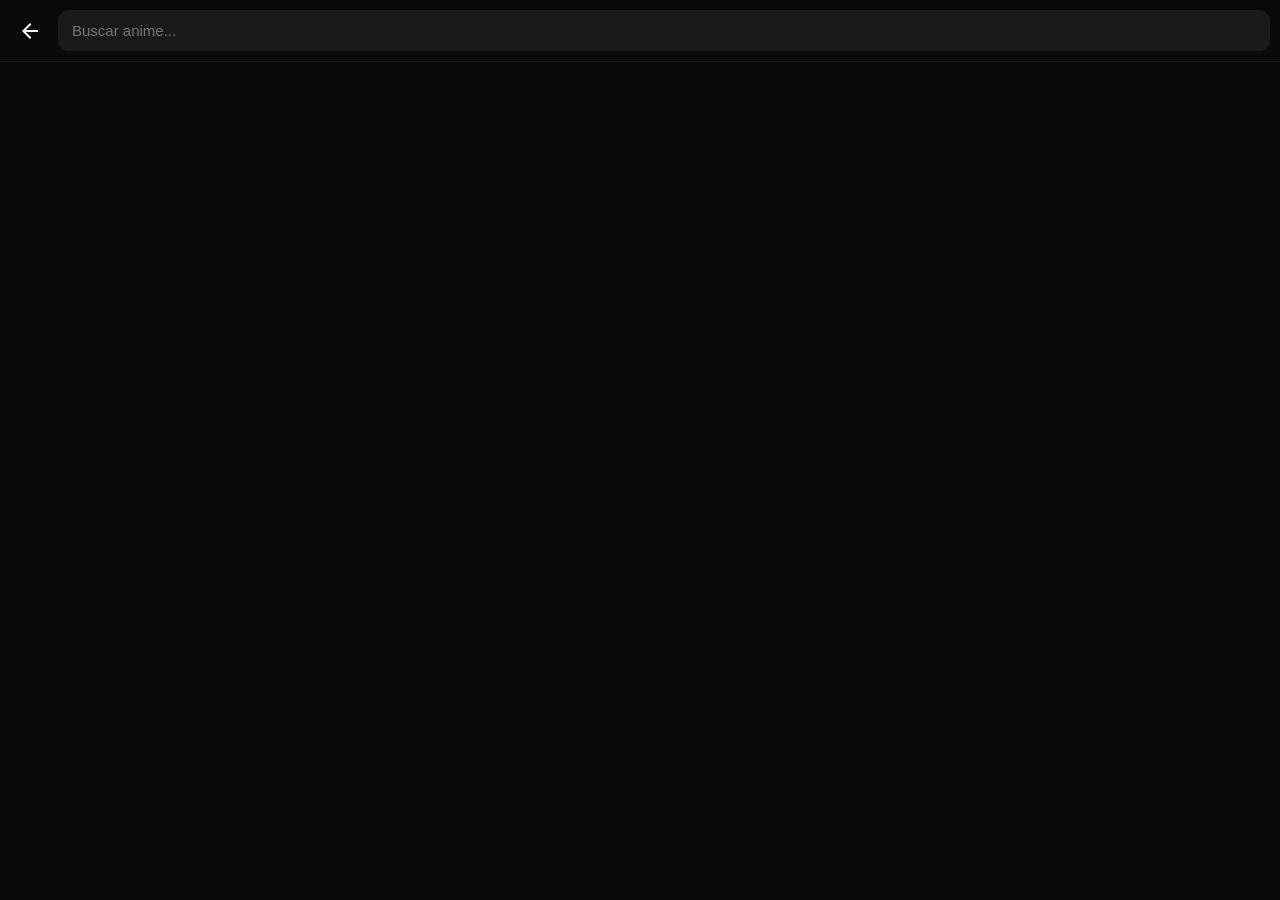
<file: index.html>
<!DOCTYPE html>
<html lang="es">
<head>
  <meta charset="UTF-8" />
  <meta name="viewport" content="width=device-width, initial-scale=1.0, maximum-scale=1.0, user-scalable=no, viewport-fit=cover" />
  <meta name="theme-color" content="#0a0a0a" />
  <meta name="mobile-web-app-capable" content="yes" />
  <meta name="apple-mobile-web-app-capable" content="yes" />
  <meta name="apple-mobile-web-app-status-bar-style" content="black-translucent" />
  <title>NekoWolf — Anime</title>
  <link rel="preconnect" href="https://fonts.googleapis.com" />
  <link rel="stylesheet" href="styles.css" />
</head>
<body>
  <!-- ===== Barra superior ===== -->
  <header class="topbar" id="topbar">
    <div class="topbar-logo" id="brandLogo">N</div>
    <h1 class="topbar-title" id="pageTitle"></h1>
    <div class="topbar-actions">
      <button class="icon-btn" id="btnCast" aria-label="Cast">
        <svg viewBox="0 0 24 24"><path d="M1 18v3h3c0-1.66-1.34-3-3-3zm0-4v2c2.76 0 5 2.24 5 5h2c0-3.87-3.13-7-7-7zm0-4v2c4.97 0 9 4.03 9 9h2c0-6.08-4.93-11-11-11zm20-7H3c-1.1 0-2 .9-2 2v3h2V5h18v14h-7v2h7c1.1 0 2-.9 2-2V5c0-1.1-.9-2-2-2z"/></svg>
      </button>
      <button class="icon-btn" id="btnSearch" aria-label="Buscar">
        <svg viewBox="0 0 24 24"><path d="M15.5 14h-.79l-.28-.27a6.5 6.5 0 10-.7.7l.27.28v.79l5 4.99L20.49 19l-4.99-5zm-6 0A4.5 4.5 0 1114 9.5 4.49 4.49 0 019.5 14z"/></svg>
      </button>
    </div>
  </header>

  <!-- ===== Buscador overlay ===== -->
  <div class="search-overlay" id="searchOverlay">
    <div class="search-bar">
      <button class="icon-btn" id="searchBack" aria-label="Volver">
        <svg viewBox="0 0 24 24"><path d="M20 11H7.83l5.59-5.59L12 4l-8 8 8 8 1.41-1.41L7.83 13H20z"/></svg>
      </button>
      <input id="searchInput" type="search" placeholder="Buscar anime..." autocomplete="off" />
    </div>
    <div class="search-results" id="searchResults"></div>
  </div>

  <!-- ===== Contenido principal ===== -->
  <main id="app">
    <!-- VIEWS se inyectan aquí -->
    <section class="view" id="view-home"></section>
    <section class="view hidden" id="view-mylists"></section>
    <section class="view hidden" id="view-explore"></section>
    <section class="view hidden" id="view-simulcasts"></section>
    <section class="view hidden" id="view-account"></section>
  </main>

  <!-- ===== Pantalla de detalle (full) ===== -->
  <div class="detail-screen hidden" id="detailScreen"></div>

  <!-- ===== Reproductor ===== -->
  <div class="player-screen hidden" id="playerScreen">
    <button class="player-close icon-btn" id="playerClose" aria-label="Cerrar">
      <svg viewBox="0 0 24 24"><path d="M19 6.41L17.59 5 12 10.59 6.41 5 5 6.41 10.59 12 5 17.59 6.41 19 12 13.41 17.59 19 19 17.59 13.41 12z"/></svg>
    </button>
    <div class="player-frame" id="playerFrame"></div>
  </div>

  <!-- ===== Barra inferior ===== -->
  <nav class="bottom-nav" id="bottomNav">
    <button class="nav-item active" data-view="home">
      <svg viewBox="0 0 24 24"><path d="M10 20v-6h4v6h5v-8h3L12 3 2 12h3v8z"/></svg>
      <span>Inicio</span>
    </button>
    <button class="nav-item" data-view="mylists">
      <svg viewBox="0 0 24 24"><path d="M17 3H7c-1.1 0-2 .9-2 2v16l7-3 7 3V5c0-1.1-.9-2-2-2z"/></svg>
      <span>Mis listas</span>
    </button>
    <button class="nav-item" data-view="explore">
      <svg viewBox="0 0 24 24"><path d="M3 3h8v8H3zm10 0h8v8h-8zM3 13h8v8H3zm10 0h8v8h-8z"/></svg>
      <span>Explorar</span>
    </button>
    <button class="nav-item" data-view="simulcasts">
      <svg viewBox="0 0 24 24"><path d="M12 2l2.4 5 5.6.6-4 4 1.1 5.4L12 19l-5.1 2 1.1-5.4-4-4 5.6-.6z"/></svg>
      <span>Simulcasts</span>
    </button>
    <button class="nav-item" data-view="account">
      <svg viewBox="0 0 24 24"><path d="M12 12a5 5 0 100-10 5 5 0 000 10zm0 2c-5 0-9 2.5-9 5.5V22h18v-2.5c0-3-4-5.5-9-5.5z"/></svg>
      <span>Cuenta</span>
    </button>
  </nav>

  <!-- Spinner global -->
  <div class="global-loader hidden" id="globalLoader"><div class="spinner"></div></div>

  <script src="config.js"></script>
  <script src="app.js"></script>
</body>
</html>
</file>
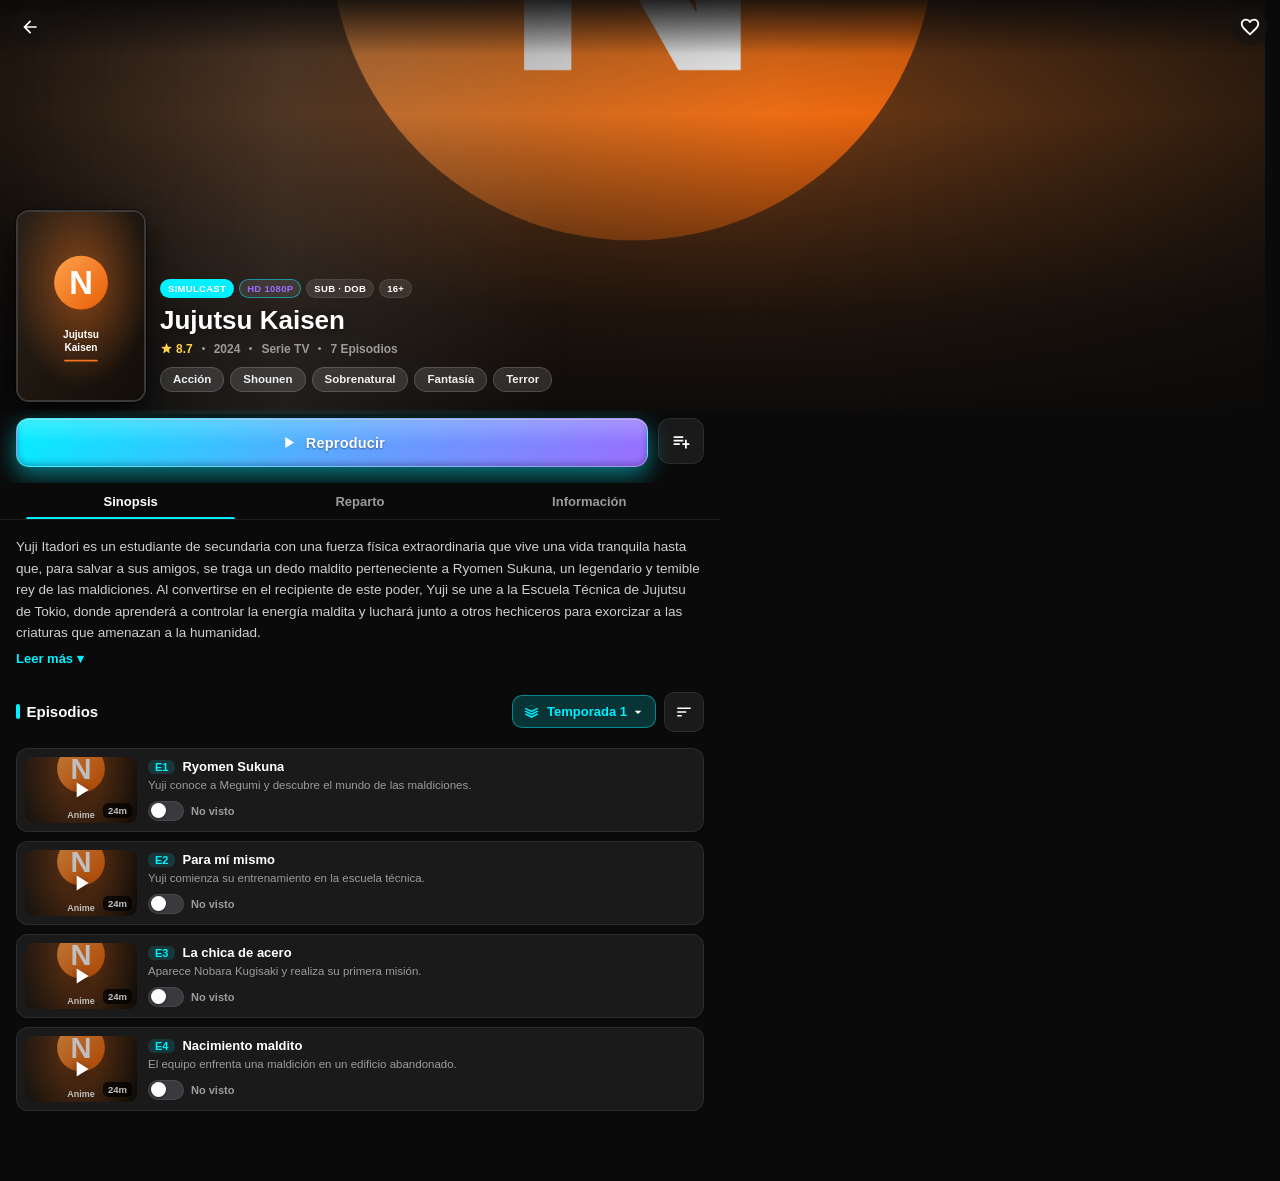
<file: detalle.html>
<!DOCTYPE html>
<html lang="es">
<head>
<meta charset="UTF-8" />
<meta name="viewport" content="width=device-width, initial-scale=1.0, maximum-scale=1.0, user-scalable=no, viewport-fit=cover" />
<meta name="theme-color" content="#0a0a0a" />
<title>NekoWolf — Detalle</title>
<style>
  :root{
    --accent:#f47521;
    --accent-2:#ff9a52;
    --accent-rgb:244, 117, 33;   /* RGB del acento (lo sobreescribe THEME en JS) */
    --grad:linear-gradient(135deg,#ffa24d 0%,#f47521 48%,#e8630e 100%); /* degradado (THEME) */
    --bg:#0a0a0a;
    --bg2:#141414;
    --card:#1a1a1a;
    --text:#ffffff;
    --muted:#9b9b9b;
    --border:rgba(255,255,255,.08);
  }
  *{margin:0;padding:0;box-sizing:border-box;-webkit-tap-highlight-color:transparent;}
  html,body{height:100%;}
  /* reserva el hueco de la barra de scroll para que el contenido (y el botón
     favorito del topbar) NO se desplace al cambiar de tab */
  html{scrollbar-gutter:stable;}
  body{
    background:var(--bg);
    color:var(--text);
    font-family:-apple-system,BlinkMacSystemFont,"Segoe UI",Roboto,"Helvetica Neue",Arial,sans-serif;
    overflow-x:hidden;
    overflow-y:scroll;   /* barra siempre presente → sin saltos horizontales */
  }
  img{display:block;max-width:100%;}
  button{font-family:inherit;color:inherit;background:none;border:none;cursor:pointer;}
  svg{fill:currentColor;}
  a{color:inherit;text-decoration:none;}

  /* ====== Keyframes ====== */
  @keyframes fadeUp{from{opacity:0;transform:translateY(26px);}to{opacity:1;transform:translateY(0);}}
  @keyframes fadeIn{from{opacity:0;}to{opacity:1;}}
  @keyframes pulseGlow{
    0%,100%{box-shadow:0 0 0 0 rgba(var(--accent-rgb),.55);}
    50%{box-shadow:0 0 0 14px rgba(var(--accent-rgb),0);}
  }
  @keyframes floatPoster{0%,100%{transform:translateY(0);}50%{transform:translateY(-8px);}}
  @keyframes popIn{from{opacity:0;transform:scale(.96) translateY(8px);}to{opacity:1;transform:scale(1) translateY(0);}}
  /* deslizamiento direccional de paneles al hacer swipe entre tabs */
  @keyframes panelInRight{from{opacity:0;transform:translateX(28px);}to{opacity:1;transform:translateX(0);}}
  @keyframes panelInLeft{from{opacity:0;transform:translateX(-28px);}to{opacity:1;transform:translateX(0);}}
  /* --- Ken Burns: paneo + zoom continuo en bucle para la imagen de fondo --- */
  @keyframes kenBurns{
    0%{transform:scale(1.15) translate3d(0,0,0);}
    50%{transform:scale(1.28) translate3d(-3%,-2.5%,0);}
    100%{transform:scale(1.15) translate3d(0,0,0);}
  }
  /* --- Brillo/gradiente animado que recorre el backdrop --- */
  @keyframes sheen{
    0%{transform:translateX(-120%) rotate(8deg);}
    100%{transform:translateX(220%) rotate(8deg);}
  }
  .reveal{opacity:0;animation:fadeUp .7s cubic-bezier(.22,.61,.36,1) forwards;}
  .d1{animation-delay:.15s;}.d2{animation-delay:.28s;}.d3{animation-delay:.4s;}
  .d4{animation-delay:.52s;}.d5{animation-delay:.64s;}.d6{animation-delay:.76s;}

  @media (prefers-reduced-motion: reduce){
    /* sin movimiento, pero NADA debe quedar invisible */
    .hero-bg,.poster,.reveal,.ep-item{animation:none !important;}
    .reveal,.ep-item{opacity:1 !important;}
  }

  /* ====== Top bar ====== */
  .topbar{
    position:fixed;top:0;left:0;right:0;z-index:40;
    display:flex;align-items:center;justify-content:space-between;
    padding:calc(env(safe-area-inset-top) + 9px) 12px 9px;
    background:linear-gradient(180deg,rgba(10,10,10,.85),rgba(10,10,10,0));
    transition:background .35s ease, backdrop-filter .35s ease;
  }
  .topbar.solid{
    background:rgba(10,10,10,.92);
    backdrop-filter:blur(10px);
    border-bottom:1px solid var(--border);
  }
  .round-btn{
    width:36px;height:36px;border-radius:50%;
    display:flex;align-items:center;justify-content:center;
    background:rgba(20,20,20,.55);backdrop-filter:blur(6px);
    color:#fff;transition:transform .2s, background .2s;
  }
  .round-btn:active{transform:scale(.9);background:rgba(var(--accent-rgb),.35);}
  .round-btn svg{width:20px;height:20px;}
  .top-actions{display:flex;gap:8px;}

  /* ====== Hero ====== */
  .hero{position:relative;width:100%;min-height:46vh;overflow:hidden;}
  /* wrapper para parallax (lo movemos con JS) */
  .hero-bg-wrap{position:absolute;inset:0;overflow:hidden;will-change:transform;}
  .hero-bg{
    position:absolute;inset:-6% ;   /* overscan para que el paneo no muestre bordes */
    background-size:cover;background-position:center;
    transform-origin:center;
    animation:kenBurns 26s ease-in-out infinite;
    will-change:transform;
  }
  .hero-bg::after{
    content:"";position:absolute;inset:0;
    background:
      linear-gradient(180deg,rgba(10,10,10,.35) 0%,rgba(10,10,10,0) 30%,rgba(10,10,10,.75) 72%,var(--bg) 100%),
      linear-gradient(90deg,rgba(10,10,10,.55),rgba(10,10,10,0) 60%);
  }
  /* destello que recorre el fondo */
  .hero-sheen{
    position:absolute;top:-30%;left:0;width:45%;height:160%;z-index:1;pointer-events:none;
    background:linear-gradient(90deg,rgba(255,255,255,0) 0%,rgba(255,255,255,.08) 50%,rgba(255,255,255,0) 100%);
    filter:blur(6px);
    animation:sheen 9s ease-in-out infinite;
    animation-delay:1.5s;
  }
  /* Botón favorito en la barra superior */
  .fav-btn svg{width:22px;height:22px;transition:transform .25s;}
  .fav-btn.on{color:#ff4d5e;background:rgba(255,77,94,.18);}
  .fav-btn.on svg{animation:favPop .45s ease;}
  @keyframes favPop{0%{transform:scale(1);}35%{transform:scale(1.4);}70%{transform:scale(.9);}100%{transform:scale(1);}}

  .hero-inner{
    position:relative;z-index:2;
    display:flex;align-items:flex-end;gap:14px;
    padding:0 16px 18px;min-height:46vh;
  }
  .poster{
    flex:0 0 112px;width:112px;height:166px;border-radius:13px;overflow:hidden;
    background:var(--bg2);
    box-shadow:0 14px 34px rgba(0,0,0,.75), 0 0 0 1px rgba(0,0,0,.4);
    border:2px solid rgba(255,255,255,.16);
    margin-bottom:-6px;              /* sobresale un poco: destaca sobre el fondo */
    animation:floatPoster 6s ease-in-out infinite;
  }
  .poster img{width:100%;height:100%;object-fit:cover;object-position:center;display:block;background:var(--bg2);}
  .hero-meta{flex:1;min-width:0;padding-bottom:2px;overflow:hidden;}
  .badges{display:flex;flex-wrap:wrap;gap:5px;margin-bottom:8px;}
  .badge{
    font-size:9.5px;font-weight:700;letter-spacing:.3px;text-transform:uppercase;
    padding:3px 7px;border-radius:999px;background:rgba(255,255,255,.1);
    border:1px solid var(--border);
  }
  .badge.accent{background:var(--accent);color:#fff;border-color:transparent;}
  .badge.hd{color:var(--accent-2);border-color:rgba(var(--accent-rgb),.5);}
  h1.title{
    font-size:20px;line-height:1.15;font-weight:800;margin-bottom:6px;
    text-shadow:0 2px 12px rgba(0,0,0,.6);
  }
  .sub-meta{display:flex;align-items:center;flex-wrap:wrap;gap:6px 9px;color:var(--muted);font-size:12px;font-weight:600;}
  .sub-meta .dot{width:3px;height:3px;border-radius:50%;background:var(--muted);}
  .rating{display:inline-flex;align-items:center;gap:3px;color:#ffd04a;}
  .rating svg{width:13px;height:13px;}

  /* ====== Content ====== */
  .content{
    position:relative;z-index:3;margin-top:-4px;
    padding:4px 16px 48px;max-width:720px;
    overflow-x:hidden;   /* la animación de paneles (translateX) no debe crear scroll */
  }

  /* CTA buttons */
  .cta-row{display:flex;gap:10px;margin:4px 0 16px;}
  .btn-play{
    position:relative;overflow:hidden;
    flex:1;display:flex;align-items:center;justify-content:center;gap:8px;
    padding:14px 18px;border-radius:13px;font-size:14.5px;font-weight:800;
    letter-spacing:.2px;color:#fff;
    /* degradado configurable desde THEME (--grad) */
    background:var(--grad);
    border:1px solid rgba(255,255,255,.22);
    box-shadow:
      0 8px 22px rgba(var(--accent-rgb), .5),
      0 3px 8px rgba(0,0,0,.3),
      inset 0 1px 0 rgba(255,255,255,.3),
      inset 0 -2px 6px rgba(0,0,0,.28);
    text-shadow:0 1px 2px rgba(0,0,0,.45);
    transition:transform .18s, box-shadow .25s;
  }
  /* brillo superior "glossy" premium */
  .btn-play::before{
    content:"";position:absolute;left:0;right:0;top:0;height:50%;
    background:linear-gradient(180deg,rgba(255,255,255,.22),rgba(255,255,255,0));
    pointer-events:none;
  }
  /* destello blanco que recorre el botón */
  .btn-play::after{
    content:"";position:absolute;top:0;bottom:0;left:-60%;width:38%;
    background:linear-gradient(90deg,rgba(255,255,255,0),rgba(255,255,255,.6),rgba(255,255,255,0));
    transform:skewX(-20deg);
    animation:btnShine 4.5s ease-in-out infinite;
  }
  .btn-play span,.btn-play svg{position:relative;z-index:1;}
  .btn-play svg{width:19px;height:19px;}
  .btn-play:active{transform:scale(.96);box-shadow:0 4px 12px rgba(var(--accent-rgb),.45),inset 0 1px 0 rgba(255,255,255,.25);}
  @keyframes btnShine{
    0%{left:-60%;}
    55%{left:130%;}
    100%{left:130%;}
  }
  .btn-ghost{
    width:46px;height:46px;flex:0 0 auto;border-radius:12px;
    display:flex;align-items:center;justify-content:center;
    background:var(--card);border:1px solid var(--border);
    transition:transform .18s, background .2s, color .2s;
  }
  .btn-ghost:active{transform:scale(.9);}
  .btn-ghost.on{color:var(--accent);background:rgba(var(--accent-rgb),.14);border-color:rgba(var(--accent-rgb),.4);}
  .btn-ghost svg{width:21px;height:21px;}

  /* Genre chips (slider horizontal dentro del hero) */
  .chips{
    display:flex;gap:6px;margin-top:11px;padding-bottom:2px;
    overflow-x:auto;overflow-y:hidden;-webkit-overflow-scrolling:touch;
    scroll-snap-type:x proximity;
    -webkit-mask-image:linear-gradient(90deg,#000 88%,transparent 100%);
            mask-image:linear-gradient(90deg,#000 88%,transparent 100%);
  }
  /* espacio al final del slider para que el último no quede pegado al borde */
  .chips::after{content:"";flex:0 0 4px;}
  .chips::-webkit-scrollbar{height:0;}
  .chip{
    flex:0 0 auto;scroll-snap-align:start;
    font-size:11.5px;font-weight:600;line-height:1;padding:6px 12px;border-radius:999px;white-space:nowrap;
    background:rgba(255,255,255,.12);border:1px solid rgba(255,255,255,.16);
    color:#f0f0f0;backdrop-filter:blur(4px);
    transition:transform .15s, background .2s;
  }
  .chip:active{transform:scale(.94);background:rgba(var(--accent-rgb),.3);}

  /* ====== TABS (línea inferior en la activa) ====== */
  .tabs{
    position:sticky;top:calc(env(safe-area-inset-top) + 48px);z-index:30;
    display:flex;margin:2px -16px 0;padding:0 16px;
    background:var(--bg);
    border-bottom:1px solid var(--border);
  }
  .tab{
    flex:1 1 0;position:relative;padding:11px 6px 10px;text-align:center;
    font-size:13px;font-weight:700;color:var(--muted);white-space:nowrap;
    background:none;border:none;
    transition:color .25s;
  }
  .tab::after{
    content:"";position:absolute;left:10px;right:10px;bottom:0;height:2.5px;
    border-radius:3px 3px 0 0;background:var(--accent);
    transform:scaleX(0);transform-origin:center;opacity:0;
    transition:transform .3s cubic-bezier(.22,.61,.36,1), opacity .25s;
  }
  .tab:active{color:#fff;}
  .tab.active{color:#fff;}
  .tab.active::after{transform:scaleX(1);opacity:1;}

  .tab-panel{padding-top:16px;overflow-x:hidden;animation:fadeIn .35s ease;}
  .tab-panel[hidden]{display:none;}

  /* Section */
  .section{margin-bottom:22px;}
  .tab-panel > .section:last-child{margin-bottom:0;}
  /* Separación de la sección Episodios (va tras los paneles) */
  #episodesSection{margin-top:26px;}
  .section-head{display:flex;align-items:center;justify-content:space-between;gap:10px;margin-bottom:16px;}
  .section-title{font-size:15px;font-weight:800;display:flex;align-items:center;gap:7px;margin-bottom:14px;}
  .section-head .section-title{margin-bottom:0;}
  .section-title::before{content:"";width:3.5px;height:15px;border-radius:3px;background:var(--accent);}

  .synopsis{color:#cfcfcf;font-size:13.5px;line-height:1.6;}
  .synopsis.clamp{display:-webkit-box;-webkit-line-clamp:5;-webkit-box-orient:vertical;overflow:hidden;}
  .read-more{margin-top:7px;color:var(--accent);font-weight:700;font-size:13px;}

  /* Info grid */
  .info-grid{display:grid;grid-template-columns:1fr 1fr;gap:9px;}
  .info-card{
    background:var(--card);border:1px solid var(--border);border-radius:12px;
    padding:11px 12px;transition:transform .2s, border-color .2s;
  }
  .info-card:active{transform:translateY(-2px);border-color:rgba(var(--accent-rgb),.4);}
  .info-label{font-size:10.5px;color:var(--muted);text-transform:uppercase;letter-spacing:.5px;margin-bottom:4px;}
  .info-value{font-size:13.5px;font-weight:700;}

  /* ====== Serie: controles (temporada <select> nativo + ordenar) ====== */
  .ep-controls{display:flex;align-items:center;gap:8px;flex-wrap:wrap;justify-content:flex-end;}
  #episodesSection .section-head{flex-wrap:wrap;}
  .native-season{
    position:relative;display:flex;align-items:center;
    background:var(--card);border:1px solid var(--border);border-radius:10px;
    padding-left:10px;transition:background .25s;
  }
  /* temporada activa → fondo destacado (el borde NO cambia al pulsar) */
  .native-season.active-season{
    background:rgba(var(--accent-rgb),.18);
    border-color:rgba(var(--accent-rgb),.45);
  }
  .native-season.active-season svg.lead,
  .native-season.active-season select{color:var(--accent);}
  .native-season svg.lead{width:17px;height:17px;color:#fff;pointer-events:none;}
  /* El <select> nativo: en Android/WebView abre el diálogo/lista nativo del sistema */
  .native-season select{
    appearance:none;-webkit-appearance:none;-moz-appearance:none;
    background:transparent;color:#fff;font-size:13px;font-weight:700;
    border:none;outline:none;padding:8px 28px 8px 7px;cursor:pointer;
    max-width:140px;text-overflow:ellipsis;
  }
  .native-season select option{color:#111;}
  .native-season svg.caret{
    position:absolute;right:9px;width:16px;height:16px;color:#fff;pointer-events:none;
  }
  /* Botón compacto de ordenar (solo icono); el <select> va encima
     transparente para que al tocarlo abra la ventana nativa de Android */
  .sort-pill{
    position:relative;flex:0 0 auto;display:inline-flex;align-items:center;justify-content:center;
    width:40px;height:40px;border-radius:10px;
    background:var(--card);border:1px solid var(--border);color:#fff;
    transition:transform .15s, border-color .2s;
  }
  .sort-pill:active{transform:scale(.93);}
  .sort-pill .sort-ic{width:18px;height:18px;pointer-events:none;}
  .sort-pill select{
    position:absolute;inset:0;width:100%;height:100%;
    opacity:0;border:none;background:transparent;cursor:pointer;
    appearance:none;-webkit-appearance:none;-moz-appearance:none;
  }
  .sort-pill select option{color:#111;}

  /* ====== Lista de episodios (tarjetas) ====== */
  .ep-list{display:flex;flex-direction:column;gap:9px;}
  @keyframes epIn{
    from{opacity:0;transform:translateY(14px) scale(.985);}
    to{opacity:1;transform:translateY(0) scale(1);}
  }
  .ep-item{
    display:flex;gap:11px;padding:8px;border-radius:12px;
    background:var(--card);border:1px solid var(--border);cursor:pointer;
    opacity:0;animation:epIn .42s cubic-bezier(.22,.61,.36,1) both;
    transition:transform .18s, border-color .2s, background .2s;
  }
  .ep-item:active{transform:scale(.985);border-color:rgba(var(--accent-rgb),.45);background:#1f1f22;}
  .ep-thumb{
    position:relative;flex:0 0 112px;width:112px;height:66px;border-radius:9px;overflow:hidden;
    background:var(--bg2);
  }
  .ep-thumb img{width:100%;height:100%;object-fit:cover;transition:transform .4s;}
  .ep-item:active .ep-thumb img{transform:scale(1.07);}
  .ep-thumb .play-ov{
    position:absolute;inset:0;display:flex;align-items:center;justify-content:center;
    background:rgba(0,0,0,.25);
  }
  .ep-thumb .play-ov svg{width:26px;height:26px;fill:#fff;filter:drop-shadow(0 2px 6px rgba(0,0,0,.6));}
  .ep-dur{position:absolute;right:5px;bottom:5px;background:rgba(0,0,0,.75);font-size:9.5px;font-weight:700;padding:2px 5px;border-radius:5px;}
  .ep-info{flex:1;min-width:0;display:flex;flex-direction:column;justify-content:center;}
  .ep-top{display:flex;align-items:center;gap:7px;margin-bottom:3px;}
  .ep-num{font-size:11px;font-weight:800;color:var(--accent);background:rgba(var(--accent-rgb),.14);padding:1px 7px;border-radius:6px;}
  .ep-title{font-size:13px;font-weight:700;line-height:1.25;overflow:hidden;text-overflow:ellipsis;white-space:nowrap;}
  .ep-desc{font-size:11.5px;color:var(--muted);line-height:1.35;display:-webkit-box;-webkit-line-clamp:2;-webkit-box-orient:vertical;overflow:hidden;}

  /* Fila inferior de la card: switch visto / no visto */
  .ep-watch{display:flex;align-items:center;gap:7px;margin-top:7px;}
  .ep-switch{
    position:relative;flex:0 0 auto;width:36px;height:20px;border-radius:999px;
    background:#3a3a3e;border:1px solid var(--border);transition:background .25s;
  }
  .ep-switch::after{
    content:"";position:absolute;top:1.5px;left:1.5px;width:15px;height:15px;border-radius:50%;
    background:#fff;transition:transform .25s cubic-bezier(.22,.61,.36,1);
    box-shadow:0 1px 3px rgba(0,0,0,.4);
  }
  .ep-switch.on{background:var(--accent);border-color:transparent;}
  .ep-switch.on::after{transform:translateX(16px);}
  .ep-watch-label{font-size:11px;font-weight:700;color:var(--muted);transition:color .2s;}
  .ep-watch-label.on{color:var(--accent);}

  /* Estado "visto": card atenuada + miniatura marcada */
  .ep-item.watched{opacity:.62;}
  .ep-item.watched .ep-thumb::before{
    content:"";position:absolute;inset:0;z-index:1;background:rgba(var(--accent-rgb),.18);
  }
  .ep-check{
    position:absolute;left:5px;top:5px;z-index:2;width:18px;height:18px;border-radius:50%;
    background:var(--accent);display:none;align-items:center;justify-content:center;
  }
  .ep-check svg{width:12px;height:12px;fill:#fff;}
  .ep-item.watched .ep-check{display:flex;}

  /* Cast (slider horizontal) — respeta el padding lateral, no toca el borde */
  .cast-grid{
    display:flex;gap:14px;padding:2px 2px 4px;
    overflow-x:auto;-webkit-overflow-scrolling:touch;scroll-snap-type:x proximity;
  }
  .cast-grid::after{content:"";flex:0 0 2px;}
  .cast-grid::-webkit-scrollbar{height:0;}
  .cast-card{flex:0 0 64px;scroll-snap-align:start;text-align:center;}
  .cast-img{width:64px;height:64px;border-radius:50%;overflow:hidden;border:2px solid var(--border);margin:0 auto 7px;}
  .cast-img img{width:100%;height:100%;object-fit:cover;}
  .cast-name{font-size:11px;font-weight:700;line-height:1.2;}
  .cast-role{font-size:10px;color:var(--muted);}

  /* ====== REPRODUCTOR PROFESIONAL ====== */
  .player{
    position:fixed;inset:0;z-index:100;background:#000;
    opacity:0;pointer-events:none;transition:opacity .3s;
    overflow:hidden;
  }
  .player.open{opacity:1;pointer-events:auto;}
  /* escena de video */
  .player-video{
    position:absolute;inset:0;display:flex;align-items:center;justify-content:center;
    background:radial-gradient(circle at 50% 40%, #1a1a1d, #000 70%);
  }
  .player-video video,
  .player-video iframe{
    position:absolute;inset:0;width:100%;height:100%;border:0;background:#000;
    display:none;
  }
  .player-video.mode-video video{display:block;}
  .player-video.mode-iframe iframe{display:block;}
  /* con iframe, el overlay de controles no puede capturar sus clics internos */
  .player.mode-iframe .player-ui{pointer-events:none;}
  .player.mode-iframe .player-ui .pl-top,
  .player.mode-iframe .player-ui .pl-top *{pointer-events:auto;}
  .player-video .big-play{
    width:84px;height:84px;border-radius:50%;
    display:flex;align-items:center;justify-content:center;
    background:rgba(var(--accent-rgb),.92);box-shadow:0 8px 30px rgba(0,0,0,.6);
    transition:transform .2s;
  }
  .player-video .big-play:active{transform:scale(.9);}
  .player-video .big-play svg{width:40px;height:40px;fill:#fff;}
  .player-video.playing .big-play{display:none;}
  .player-spinner{
    position:absolute;width:52px;height:52px;border-radius:50%;
    border:3px solid rgba(255,255,255,.18);border-top-color:var(--accent);
    animation:spin .8s linear infinite;display:none;
  }
  .player.buffering .player-spinner{display:block;}
  .player.buffering .big-play{display:none;}
  @keyframes spin{to{transform:rotate(360deg);}}

  /* overlay de controles (aparece/desaparece) */
  .player-ui{
    position:absolute;inset:0;z-index:2;
    display:flex;flex-direction:column;justify-content:space-between;
    background:linear-gradient(180deg,rgba(0,0,0,.6) 0%,rgba(0,0,0,0) 22%,rgba(0,0,0,0) 62%,rgba(0,0,0,.75) 100%);
    opacity:1;transition:opacity .3s;
  }
  .player.hide-ui .player-ui{opacity:0;pointer-events:none;}

  /* barra superior del reproductor */
  .pl-top{
    display:flex;align-items:center;gap:12px;
    padding:calc(env(safe-area-inset-top) + 12px) 16px 10px;
  }
  .pl-top .pl-back{width:40px;height:40px;border-radius:50%;display:flex;align-items:center;justify-content:center;background:rgba(0,0,0,.35);color:#fff;flex:0 0 auto;}
  .pl-top .pl-back svg{width:24px;height:24px;}
  .pl-titles{flex:1;min-width:0;}
  .pl-titles b{display:block;font-size:15px;font-weight:700;overflow:hidden;text-overflow:ellipsis;white-space:nowrap;}
  .pl-titles small{display:block;font-size:12px;color:#bbb;margin-top:1px;}
  .pl-top .pl-setting{width:40px;height:40px;border-radius:50%;display:flex;align-items:center;justify-content:center;background:rgba(0,0,0,.35);color:#fff;flex:0 0 auto;}
  .pl-top .pl-setting svg{width:22px;height:22px;}

  /* centro: retroceder / play / avanzar 10s */
  .pl-center{display:flex;align-items:center;justify-content:center;gap:40px;}
  .pl-c-btn{color:#fff;display:flex;flex-direction:column;align-items:center;gap:2px;position:relative;}
  .pl-c-btn svg{width:34px;height:34px;}
  .pl-c-btn.main svg{width:58px;height:58px;}
  .pl-c-btn small{position:absolute;font-size:8.5px;font-weight:800;top:12px;}
  .pl-c-btn:active{transform:scale(.9);}

  /* botón grande omitir intro */
  .skip-intro{
    position:absolute;right:16px;bottom:88px;z-index:3;
    display:none;align-items:center;gap:7px;
    padding:10px 16px;border-radius:10px;font-size:13.5px;font-weight:800;
    background:rgba(255,255,255,.92);color:#111;
    box-shadow:0 6px 20px rgba(0,0,0,.5);
    animation:skipIn .3s ease;
  }
  .skip-intro.show{display:inline-flex;}
  .skip-intro svg{width:18px;height:18px;fill:#111;}
  @keyframes skipIn{from{opacity:0;transform:translateY(10px);}to{opacity:1;transform:translateY(0);}}

  /* barra inferior: progreso + tiempos */
  .pl-bottom{padding:0 16px calc(env(safe-area-inset-bottom) + 16px);}
  .pl-time-row{display:flex;align-items:center;gap:10px;font-size:12px;font-weight:700;color:#eee;}
  .pl-seek{
    flex:1;height:5px;border-radius:999px;background:rgba(255,255,255,.25);
    position:relative;cursor:pointer;
  }
  .pl-seek-buffer{position:absolute;left:0;top:0;bottom:0;border-radius:999px;background:rgba(255,255,255,.35);width:0;}
  .pl-seek-fill{position:absolute;left:0;top:0;bottom:0;border-radius:999px;background:var(--accent);width:0;}
  .pl-seek-knob{position:absolute;top:50%;width:13px;height:13px;border-radius:50%;background:var(--accent);transform:translate(-50%,-50%);left:0;box-shadow:0 0 0 4px rgba(var(--accent-rgb),.25);}
  .pl-actions{display:flex;align-items:center;justify-content:space-between;margin-top:12px;}
  .pl-act{display:flex;align-items:center;gap:6px;color:#eee;font-size:12.5px;font-weight:700;}
  .pl-act svg{width:20px;height:20px;}
  .pl-act:active{transform:scale(.94);}
  .pl-act.next{color:var(--accent);}

  /* ====== Bottom sheet "Mi lista" ====== */
  .sheet-backdrop{
    position:fixed;inset:0;z-index:110;background:rgba(0,0,0,.6);
    display:flex;align-items:flex-end;justify-content:center;
    opacity:0;pointer-events:none;transition:opacity .3s;
  }
  .sheet-backdrop.open{opacity:1;pointer-events:auto;}
  .sheet{
    width:100%;max-width:520px;
    background:#1b1b1f;border:1px solid var(--border);border-bottom:none;
    border-radius:20px 20px 0 0;padding:10px 18px calc(env(safe-area-inset-bottom) + 20px);
    transform:translateY(100%);transition:transform .32s cubic-bezier(.22,.61,.36,1);
    box-shadow:0 -12px 40px rgba(0,0,0,.6);
  }
  .sheet-backdrop.open .sheet{transform:translateY(0);}
  .sheet-grip{width:40px;height:4px;border-radius:999px;background:#444;margin:4px auto 14px;}
  .sheet-head{display:flex;align-items:center;justify-content:space-between;gap:10px;}
  .sheet-title{font-size:16px;font-weight:800;}
  .sheet-x{width:34px;height:34px;border-radius:50%;display:flex;align-items:center;justify-content:center;background:rgba(255,255,255,.08);color:#fff;}
  .sheet-x svg{width:20px;height:20px;}
  .sheet-sub{font-size:12.5px;color:var(--muted);margin:2px 0 14px;}
  .sheet-options{display:flex;flex-direction:column;gap:8px;}
  .list-opt{
    display:flex;align-items:center;gap:13px;width:100%;text-align:left;
    padding:13px 14px;border-radius:13px;
    background:var(--card);border:1px solid var(--border);color:#fff;
    transition:transform .15s, background .2s, border-color .2s;
  }
  .list-opt:active{transform:scale(.98);}
  .list-opt .ic{
    flex:0 0 auto;width:34px;height:34px;border-radius:10px;
    display:flex;align-items:center;justify-content:center;
    background:rgba(255,255,255,.07);color:var(--accent);
  }
  .list-opt .ic svg{width:19px;height:19px;}
  .list-opt > *{pointer-events:none;}   /* los clics van al botón, no a los hijos */
  .list-opt .txt{flex:1;min-width:0;}
  .list-opt .txt b{display:block;font-size:14px;font-weight:700;}
  .list-opt .txt small{display:block;font-size:11.5px;color:var(--muted);margin-top:1px;}
  .list-opt .tick{width:20px;height:20px;flex:0 0 auto;color:var(--accent);opacity:0;transition:opacity .2s;}
  .list-opt .tick svg{width:20px;height:20px;}
  .list-opt.selected{background:rgba(var(--accent-rgb),.12);border-color:rgba(var(--accent-rgb),.5);}
  .list-opt.selected .tick{opacity:1;}
  .sheet-remove{
    display:flex;align-items:center;justify-content:center;gap:8px;width:100%;
    margin-top:14px;padding:12px;border-radius:12px;font-size:14px;font-weight:700;
    background:rgba(229,57,53,.12);border:1px solid rgba(229,57,53,.4);color:#ff6b66;
    transition:transform .15s;
  }
  .sheet-remove:active{transform:scale(.98);}
  .sheet-remove svg{width:18px;height:18px;pointer-events:none;}
  /* hidden debe ocultar de verdad (display:flex lo anula si no) */
  .sheet-remove[hidden]{display:none !important;}

  /* Botón "cambiar idioma" dentro del sheet de reproducir */
  .sheet-back{
    display:flex;align-items:center;gap:7px;margin-bottom:12px;
    padding:8px 11px;border-radius:9px;font-size:12.5px;font-weight:700;
    background:rgba(255,255,255,.06);border:1px solid var(--border);color:#ddd;
    transition:transform .15s;
  }
  .sheet-back:active{transform:scale(.97);}
  .sheet-back svg{width:16px;height:16px;pointer-events:none;}
  .sheet-back[hidden]{display:none !important;}
  /* fila con badge de tipo de servidor */
  .list-opt .srv-tag{font-size:10px;font-weight:700;color:var(--accent);background:rgba(var(--accent-rgb),.14);padding:2px 7px;border-radius:6px;flex:0 0 auto;}

  /* Toast */
  .toast{
    position:fixed;left:50%;bottom:calc(env(safe-area-inset-bottom) + 24px);
    transform:translateX(-50%) translateY(20px);
    background:#fff;color:#111;font-weight:700;font-size:14px;
    padding:12px 20px;border-radius:999px;z-index:120;
    opacity:0;transition:opacity .3s, transform .3s;box-shadow:0 8px 30px rgba(0,0,0,.4);
  }
  .toast.show{opacity:1;transform:translateX(-50%) translateY(0);}

  @media(min-width:680px){
    .poster{flex-basis:130px;width:130px;height:192px;}
    h1.title{font-size:26px;}
    .hero{min-height:46vh;}
    .hero-inner{min-height:46vh;}
  }
</style>
</head>
<body>

  <!-- ===== Top bar ===== -->
  <header class="topbar" id="topbar">
    <button class="round-btn" aria-label="Volver" onclick="history.back()">
      <svg viewBox="0 0 24 24"><path d="M20 11H7.83l5.59-5.59L12 4l-8 8 8 8 1.41-1.41L7.83 13H20z"/></svg>
    </button>
    <!-- Botón favorito (corazón) en la barra superior -->
    <button class="round-btn fav-btn" id="btnHeroFav" aria-label="Añadir a favoritos" aria-pressed="false">
      <svg id="heroFavIcon" viewBox="0 0 24 24"><path d="M12 21.35l-1.45-1.32C5.4 15.36 2 12.28 2 8.5 2 5.42 4.42 3 7.5 3c1.74 0 3.41.81 4.5 2.09C13.09 3.81 14.76 3 16.5 3 19.58 3 22 5.42 22 8.5c0 3.78-3.4 6.86-8.55 11.54L12 21.35zM12 18.5l.1-.09C16.81 14.08 20 11.19 20 8.5 20 6.5 18.5 5 16.5 5c-1.54 0-3.04.99-3.57 2.36h-1.87C10.54 5.99 9.04 5 7.5 5 5.5 5 4 6.5 4 8.5c0 2.69 3.19 5.58 7.9 9.91l.1.09z"/></svg>
    </button>
  </header>

  <!-- ===== Hero ===== -->
  <section class="hero">
    <div class="hero-bg-wrap" id="heroWrap">
      <div class="hero-bg" id="heroBg"></div>
      <div class="hero-sheen"></div>
    </div>
    <div class="hero-inner">
      <div class="poster reveal d1" id="poster"><img id="posterImg" alt="Poster" /></div>
      <div class="hero-meta">
        <div class="badges reveal d2" id="badges"></div>
        <h1 class="title reveal d3" id="animeTitle">Título</h1>
        <div class="sub-meta reveal d4" id="subMeta">
          <span class="rating">
            <svg viewBox="0 0 24 24"><path d="M12 17.27L18.18 21l-1.64-7.03L22 9.24l-7.19-.61L12 2 9.19 8.63 2 9.24l5.46 4.73L5.82 21z"/></svg>
            <span id="metaRating">0.0</span>
          </span>
          <span class="dot"></span><span id="metaYear">2024</span>
          <span class="dot"></span><span id="metaType">Tipo</span>
          <span class="dot"></span><span id="metaExtra">—</span>
        </div>
        <div class="chips reveal d5" id="genreChips"></div>
      </div>
    </div>
  </section>

  <!-- ===== Content ===== -->
  <div class="content" id="content">

    <div class="cta-row reveal d4">
      <button class="btn-play" id="btnPlay">
        <svg viewBox="0 0 24 24"><path d="M8 5v14l11-7z"/></svg>
        <span id="btnPlayLabel">Reproducir</span>
      </button>
      <button class="btn-ghost" id="btnFav" aria-label="Mi lista" title="Mi lista">
        <!-- icono de "añadir a lista" (+ con líneas) -->
        <svg id="btnFavIcon" viewBox="0 0 24 24"><path d="M14 10H3v2h11v-2zm0-4H3v2h11V6zM3 16h7v-2H3v2zm13-6v4h-3v2h3v4h2v-4h3v-2h-3v-4h-2z"/></svg>
      </button>
    </div>

    <!-- ===== TABS ===== -->
    <nav class="tabs reveal d5" id="tabs"></nav>

    <!-- ===== Panel: Sinopsis ===== -->
    <section class="tab-panel" id="panel-sinopsis">
      <div class="section">
        <p class="synopsis clamp" id="synopsis"></p>
        <div class="read-more" id="readMore">Leer más ▾</div>
      </div>
    </section>

    <!-- ===== Panel: Reparto ===== -->
    <section class="tab-panel" id="panel-reparto" hidden>
      <div class="section">
        <div class="cast-grid" id="castGrid"></div>
      </div>
    </section>

    <!-- ===== Panel: Info ===== -->
    <section class="tab-panel" id="panel-info" hidden>
      <div class="section">
        <div class="info-grid" id="infoGrid"></div>
      </div>
    </section>

    <!-- ===== Episodios (NO es tab) — va abajo de todo, solo en serie ===== -->
    <section class="section" id="episodesSection" hidden>
      <div class="section-head">
        <h2 class="section-title">Episodios</h2>
        <div class="ep-controls">
          <!-- Selector de temporada con <select> NATIVO (lista/diálogo de Android) -->
          <label class="native-season" id="seasonWrap" for="seasonSelect">
            <!-- icono de "capas/temporadas" -->
            <svg class="lead" viewBox="0 0 24 24"><path d="M12 3L2 8l10 5 10-5-10-5zm0 7.5L4.21 7 12 3.5 19.79 7 12 10.5zM2 12l10 5 10-5-2.3-1.15L12 14.5 4.3 10.85 2 12zm0 4l10 5 10-5-2.3-1.15L12 18.5 4.3 14.85 2 16z"/></svg>
            <select id="seasonSelect" aria-label="Seleccionar temporada"></select>
            <svg class="caret" viewBox="0 0 24 24"><path d="M7 10l5 5 5-5z"/></svg>
          </label>
          <!-- Ordenar: botón compacto (solo icono) que abre la ventana nativa -->
          <label class="sort-pill" for="sortSelect" title="Ordenar">
            <svg class="sort-ic" viewBox="0 0 24 24"><path d="M3 18h6v-2H3zm0-5h12v-2H3zm0-7v2h18V6z"/></svg>
            <select id="sortSelect" aria-label="Ordenar episodios">
              <option value="asc">Primero los antiguos</option>
              <option value="desc">Primero los recientes</option>
            </select>
          </label>
        </div>
      </div>

      <div class="ep-list" id="epList"></div>
    </section>

  </div>

  <!-- ===== REPRODUCTOR PROFESIONAL ===== -->
  <div class="player" id="player">
    <!-- escena de video -->
    <div class="player-video" id="playerVideo">
      <!-- video HTML5 real (.mp4/.webm/.m3u8) -->
      <video id="plVideoEl" playsinline webkit-playsinline preload="metadata"></video>
      <!-- iframe para servidores embebidos (YouTube, Drive, etc.) -->
      <iframe id="plIframeEl" allow="autoplay; encrypted-media; fullscreen" allowfullscreen referrerpolicy="no-referrer"></iframe>
      <button class="big-play" id="plBigPlay" aria-label="Reproducir">
        <svg viewBox="0 0 24 24"><path d="M8 5v14l11-7z"/></svg>
      </button>
      <div class="player-spinner"></div>
    </div>

    <!-- botón omitir intro (solo serie, durante la intro) -->
    <button class="skip-intro" id="skipIntro">
      <svg viewBox="0 0 24 24"><path d="M6 18l8.5-6L6 6v12zM16 6v12h2V6h-2z"/></svg>
      Omitir intro
    </button>

    <!-- overlay de controles -->
    <div class="player-ui" id="playerUi">
      <div class="pl-top">
        <button class="pl-back" id="playerClose" aria-label="Cerrar">
          <svg viewBox="0 0 24 24"><path d="M20 11H7.83l5.59-5.59L12 4l-8 8 8 8 1.41-1.41L7.83 13H20z"/></svg>
        </button>
        <div class="pl-titles">
          <b id="plTitle">Título</b>
          <small id="plSubtitle">—</small>
        </div>
        <button class="pl-setting" id="plSettings" aria-label="Opciones">
          <svg viewBox="0 0 24 24"><path d="M19.14 12.94a7.49 7.49 0 000-1.88l2.03-1.58a.5.5 0 00.12-.64l-1.92-3.32a.5.5 0 00-.61-.22l-2.39.96a7.3 7.3 0 00-1.62-.94l-.36-2.54a.5.5 0 00-.5-.42h-3.84a.5.5 0 00-.5.42l-.36 2.54c-.59.24-1.13.56-1.62.94l-2.39-.96a.5.5 0 00-.61.22L2.69 8.84a.5.5 0 00.12.64l2.03 1.58a7.49 7.49 0 000 1.88l-2.03 1.58a.5.5 0 00-.12.64l1.92 3.32c.14.24.42.33.68.22l2.39-.96c.49.38 1.03.7 1.62.94l.36 2.54c.05.24.26.42.5.42h3.84c.24 0 .45-.18.5-.42l.36-2.54c.59-.24 1.13-.56 1.62-.94l2.39.96c.26.11.54.02.68-.22l1.92-3.32a.5.5 0 00-.12-.64l-2.03-1.58zM12 15.5A3.5 3.5 0 1112 8.5a3.5 3.5 0 010 7z"/></svg>
        </button>
      </div>

      <div class="pl-center">
        <button class="pl-c-btn" id="plRew" aria-label="Retroceder 10s">
          <svg viewBox="0 0 24 24"><path d="M12 5V1L7 6l5 5V7a6 6 0 11-6 6H4a8 8 0 108-8z"/></svg>
          <small>10</small>
        </button>
        <button class="pl-c-btn main" id="plPlayPause" aria-label="Play/Pausa">
          <svg id="plPlayIcon" viewBox="0 0 24 24"><path d="M8 5v14l11-7z"/></svg>
        </button>
        <button class="pl-c-btn" id="plFwd" aria-label="Avanzar 10s">
          <svg viewBox="0 0 24 24"><path d="M12 5V1l5 5-5 5V7a6 6 0 106 6h2a8 8 0 11-8-8z"/></svg>
          <small>10</small>
        </button>
      </div>

      <div class="pl-bottom">
        <div class="pl-time-row">
          <span id="plCur">0:00</span>
          <div class="pl-seek" id="plSeek">
            <div class="pl-seek-buffer" id="plBuffer"></div>
            <div class="pl-seek-fill" id="plFill"></div>
            <div class="pl-seek-knob" id="plKnob"></div>
          </div>
          <span id="plDur">24:00</span>
        </div>
        <div class="pl-actions">
          <button class="pl-act" id="plLang">
            <svg viewBox="0 0 24 24"><path d="M12.87 15.07l-2.54-2.51.03-.03c1.74-1.94 2.98-4.17 3.71-6.53H17V4h-7V2H8v2H1v2h11.17C11.5 7.92 10.44 9.75 9 11.35 8.07 10.32 7.3 9.19 6.69 8h-2c.73 1.63 1.73 3.17 2.98 4.56l-5.09 5.02L4 19l5-5 3.11 3.11.76-2.04z"/></svg>
            <span id="plLangTxt">Idioma</span>
          </button>
          <button class="pl-act" id="plFull">
            <svg viewBox="0 0 24 24"><path d="M7 14H5v5h5v-2H7v-3zm-2-4h2V7h3V5H5v5zm12 7h-3v2h5v-5h-2v3zM14 5v2h3v3h2V5h-5z"/></svg>
            <span>Pantalla</span>
          </button>
          <button class="pl-act next" id="plNext">
            <span id="plNextTxt">Siguiente</span>
            <svg viewBox="0 0 24 24"><path d="M6 18l8.5-6L6 6v12zM16 6v12h2V6h-2z"/></svg>
          </button>
        </div>
      </div>
    </div>
  </div>

  <!-- ===== Modal: Mi lista (bottom sheet) ===== -->
  <div class="sheet-backdrop" id="listSheet">
    <div class="sheet" id="listSheetBox" role="dialog" aria-label="Añadir a Mi lista">
      <div class="sheet-grip"></div>
      <div class="sheet-head">
        <h3 class="sheet-title">Añadir a Mi lista</h3>
        <button class="sheet-x" id="listSheetClose" aria-label="Cerrar">
          <svg viewBox="0 0 24 24"><path d="M19 6.41L17.59 5 12 10.59 6.41 5 5 6.41 10.59 12 5 17.59 6.41 19 12 13.41 17.59 19 19 17.59 13.41 12z"/></svg>
        </button>
      </div>
      <p class="sheet-sub">Elige el estado de este anime</p>
      <div class="sheet-options" id="listOptions"></div>
      <button class="sheet-remove" id="listRemove" hidden>
        <svg viewBox="0 0 24 24"><path d="M6 19c0 1.1.9 2 2 2h8c1.1 0 2-.9 2-2V7H6v12zM19 4h-3.5l-1-1h-5l-1 1H5v2h14V4z"/></svg>
        Quitar de Mi lista
      </button>
    </div>
  </div>

  <!-- ===== Modal: Reproducir (idioma → servidores) ===== -->
  <div class="sheet-backdrop" id="playSheet">
    <div class="sheet" id="playSheetBox" role="dialog" aria-label="Opciones de reproducción">
      <div class="sheet-grip"></div>
      <div class="sheet-head">
        <h3 class="sheet-title" id="playSheetTitle">Reproducir</h3>
        <button class="sheet-x" id="playSheetClose" aria-label="Cerrar">
          <svg viewBox="0 0 24 24"><path d="M19 6.41L17.59 5 12 10.59 6.41 5 5 6.41 10.59 12 5 17.59 6.41 19 12 13.41 17.59 19 19 17.59 13.41 12z"/></svg>
        </button>
      </div>
      <!-- Paso atrás (de servidores → idiomas) -->
      <button class="sheet-back" id="playSheetBack" hidden>
        <svg viewBox="0 0 24 24"><path d="M20 11H7.83l5.59-5.59L12 4l-8 8 8 8 1.41-1.41L7.83 13H20z"/></svg>
        Cambiar idioma
      </button>
      <p class="sheet-sub" id="playSheetSub">Elige el idioma</p>
      <div class="sheet-options" id="playOptions"></div>
    </div>
  </div>

  <!-- ===== Toast ===== -->
  <div class="toast" id="toast"></div>

<script>
/* ============================================================
   CARGA DESDE BLOGGER — si la URL trae ?post=<url del post>,
   trae ese post del feed, parsea los marcadores [NW]/[EP]/[CAST]
   y construye el objeto que usará el detalle. Usa sessionStorage
   para entregar los datos al motor sin reestructurar el script.
   ============================================================ */
(function feedBootstrap(){
  var qs=new URLSearchParams(location.search);
  var postUrl=qs.get("post"), blog=qs.get("blog");
  if(!postUrl) return;                       // sin ?post= → modo demo normal
  // ¿ya tenemos los datos cargados para este post? (evita bucle de recarga)
  if(sessionStorage.getItem("nw_feed_for")===postUrl) return;

  // pantalla de carga mientras llega el feed
  document.addEventListener("DOMContentLoaded",function(){
    document.body.insertAdjacentHTML("afterbegin",
      "<div id='nwload' style='position:fixed;inset:0;z-index:9999;background:#0a0a0a;display:flex;flex-direction:column;align-items:center;justify-content:center;gap:14px;color:#9b9b9b'>"
      +"<div style='width:46px;height:46px;border:3px solid rgba(255,255,255,.15);border-top-color:#00F0FF;border-radius:50%;animation:spin .8s linear infinite'></div>"
      +"<div style='font-weight:700'>Cargando…</div></div>");
  });

  // helpers de parseo (mismos marcadores que el generador)
  function htmlToText(h){ if(!h) return "";
    h=h.replace(/<a[^>]*href=["']([^"']+)["'][^>]*>[\s\S]*?<\/a>/gi,"$1");
    h=h.replace(/<br\s*\/?>/gi,"\n").replace(/<\/(p|div|li)>/gi,"\n").replace(/<[^>]+>/g,"");
    var d=document.createElement("textarea"); d.innerHTML=h; return (d.value||"").replace(/\u00a0/g," "); }
  function hiRes(u){ return u?u.replace(/\/s\d+(-c)?\//,"/s1600/").replace(/=s\d+(-c)?$/,"=s1600"):u; }
  function firstImg(h){ var m=(h||"").match(/<img[^>]+src=["']([^"']+)["']/i); return m?hiRes(m[1]):null; }
  function parseSources(str){ var out={}; (str||"").split(";").forEach(function(g){ var gg=g.split("="); if(gg.length<2)return;
    var lang=gg[0].trim(),sv=[]; gg[1].split(",").forEach(function(s){ var i=s.indexOf(":"); if(i>-1) sv.push({name:s.slice(0,i).trim(),url:s.slice(i+1).trim()}); });
    if(lang&&sv.length) out[lang]=sv; }); return Object.keys(out).length?out:null; }

  function build(entry){
    var title=entry.title?entry.title.$t:"Anime";
    var htmlRaw=(entry.content&&entry.content.$t)||(entry.summary&&entry.summary.$t)||"";
    var text=htmlToText(htmlRaw);
    var labels=(entry.category||[]).map(function(c){return c.term;});
    var low=labels.map(function(l){return l.toLowerCase();});
    var isMovie=low.some(function(l){return /pel[ií]cula|movie|film/.test(l);});
    // [NW]
    var META={}, nw=text.match(/\[NW\]([\s\S]*?)\[\/NW\]/i);
    if(nw) nw[1].split(/\n+/).forEach(function(l){ var mm=l.match(/^\s*(\w+)\s*:\s*(.+?)\s*$/); if(mm) META[mm[1].toLowerCase()]=mm[2].trim(); });
    // [EP]
    var eps=[], re=/\[EP\]([\s\S]*?)\[\/EP\]/gi, m;
    while((m=re.exec(text))!==null){ var p=m[1].replace(/\n/g," ").split("|");
      eps.push({ n:parseInt(p[0],10)||(eps.length+1), title:(p[1]||"").trim()||("Episodio "+(eps.length+1)),
        dur:(p[2]||"").trim(), desc:(p[3]||"").trim(), thumb:hiRes((p[4]||"").trim())||null, sources:parseSources((p[5]||"").trim()) }); }
    var poster=hiRes(firstImg(htmlRaw))||META.poster||"EMBED";
    var A={
      type:isMovie?"pelicula":"serie", title:title,
      year:META.year||"", rating:META.rating||"—", status:META.status||(isMovie?"Estreno":"En emisión"),
      studio:META.studio||"", duration:META.duration||(isMovie?"":"24 min/ep"), audio:META.audio||"", director:META.director||"",
      poster:poster, backdrop:META.backdrop||poster,
      badges:(META.badges?META.badges.split(",").map(function(s){return s.trim();}):labels.slice(0,4)),
      genres:labels,
      synopsis:META.synopsis||text.replace(/\[(NW|EP|CAST)\][\s\S]*?\[\/(NW|EP|CAST)\]/gi,"").replace(/\s+/g," ").trim().slice(0,600),
      seasons:isMovie?null:[{name:META.season||"Temporada 1",episodes:eps}],
      sources:isMovie?(eps[0]&&eps[0].sources?eps[0].sources:null):null,
      cast:[]
    };
    var cm=text.match(/\[CAST\]([\s\S]*?)\[\/CAST\]/i);
    if(cm) cm[1].split(",").forEach(function(c){ c=c.trim(); if(!c)return;
      var i1=c.indexOf(":"),name=i1<0?c:c.slice(0,i1).trim(),rest=i1<0?"":c.slice(i1+1).trim(),role="",imgu="";
      if(rest){ if(/^https?:\/\//i.test(rest))imgu=rest; else{var i2=rest.indexOf(":");if(i2<0)role=rest;else{role=rest.slice(0,i2).trim();imgu=rest.slice(i2+1).trim();}} }
      if(name) A.cast.push({name:name,role:role,img:imgu||"EMBED"}); });
    return A;
  }

  // JSONP del post concreto: pedimos el feed por su ruta y filtramos por URL
  var cb="__nwpost_"+Math.random().toString(36).slice(2);
  window[cb]=function(data){
    try{
      var entries=(data&&data.feed&&data.feed.entry)||[];
      // localizar la entrada cuyo enlace 'alternate' coincide con postUrl
      var found=null;
      entries.forEach(function(e){ (e.link||[]).forEach(function(l){ if(l.rel==="alternate"&&l.href===postUrl) found=e; }); });
      if(!found && entries.length) found=entries[0];
      if(found){
        var A=build(found);
        sessionStorage.setItem("nw_feed_for",postUrl);
        sessionStorage.setItem("nw_feed_anime",JSON.stringify(A));
        location.reload();   // recarga: el bloque ANIME usará estos datos
        return;
      }
    }catch(e){}
    // si falla, quita el loader y sigue con demo
    var el=document.getElementById("nwload"); if(el) el.remove();
  };
  var base=(blog||"").replace(/\/+$/,"");
  var s=document.createElement("script");
  s.src=base+"/feeds/posts/default?alt=json&max-results=150&callback="+cb;
  document.head.appendChild(s);
})();

/* ============================================================
   🎨 CONFIGURACIÓN DE TEMA — cambia los colores de toda la interfaz
   ------------------------------------------------------------
   Edita SOLO estos valores para personalizar el color de acento
   (el "naranja") y el degradado de botones/elementos. Se aplican
   automáticamente a toda la pantalla (botón reproducir, tabs,
   switches, selección, favorito, etc.).
   ============================================================ */
const THEME = {
  accent:    "#00F0FF",   // azul neon cibernetico (acento principal)
  accent2:   "#9B6DFF",   // violeta suave (secundario)

  // Degradado: azul neon → violeta suave
  gradCustom:"linear-gradient(135deg,#00F0FF 0%,#5AA8FF 50%,#9B6DFF 100%)",
  gradAngle: "135deg",

  // fondos de la app (NEGRO — no se cambia)
  bg:        "#0a0a0a",
  bg2:       "#141414",
  card:      "#1a1a1a"
};

/* Aplica el tema a las variables CSS :root (toda la interfaz lo usa) */
(function applyTheme(){
  const r = document.documentElement.style;
  r.setProperty("--accent",   THEME.accent);
  r.setProperty("--accent-2", THEME.accent2);
  r.setProperty("--bg",       THEME.bg);
  r.setProperty("--bg2",      THEME.bg2);
  r.setProperty("--card",     THEME.card);
  // degradado: usa gradCustom si existe, si no las 3 paradas
  r.setProperty("--grad", THEME.gradCustom || `linear-gradient(${THEME.gradAngle}, ${THEME.gradFrom} 0%, ${THEME.gradMid} 48%, ${THEME.gradTo} 100%)`);
  const rgb = hexToRgb(THEME.accent);
  if (rgb){
    r.setProperty("--accent-rgb", `${rgb.r}, ${rgb.g}, ${rgb.b}`);
    document.querySelector('meta[name="theme-color"]')?.setAttribute("content", THEME.bg);
  }
  function hexToRgb(hex){
    const m = hex.replace("#","").match(/^([\da-f]{2})([\da-f]{2})([\da-f]{2})$/i);
    return m ? { r:parseInt(m[1],16), g:parseInt(m[2],16), b:parseInt(m[3],16) } : null;
  }
})();

/* ============================================================
   DATOS — Cambia "type" a "pelicula" o "serie"
   ------------------------------------------------------------
   Tabs (ambos modos): Sinopsis · Reparto · Información
   type:"pelicula"  → solo botón Reproducir
   type:"serie"     → añade la sección "Episodios" DEBAJO de las tabs
                      (temporadas con <select> nativo + ordenar)
   ============================================================ */

/* ---- EJEMPLO SERIE (fallback / demo si no llega ?post= del feed) ---- */
let ANIME = {
  type: "serie",                        // "serie" | "pelicula"
  title: "Jujutsu Kaisen",
  year: 2024,
  rating: 8.7,
  status: "En emisión",
  studio: "MAPPA",
  duration: "24 min/ep",
  audio: "Japonés · Latino",
  director: "Sunghoo Park",
  // "EMBED" = usa un póster/fondo dibujado dentro del HTML (siempre se ve, sin internet).
  // Para tu imagen real, cambia "EMBED" por la URL, p.ej.:
  //   poster: "https://s4.anilist.co/file/anilistcdn/media/anime/cover/large/bx113415-bbBWj4pEFseh.jpg",
  poster: "EMBED",
  backdrop: "EMBED",
  badges: ["Simulcast", "HD 1080p", "SUB · DOB", "16+"],
  genres: ["Acción", "Shounen", "Sobrenatural", "Fantasía", "Terror"],
  synopsis: "Yuji Itadori es un estudiante de secundaria con una fuerza física extraordinaria que vive una vida tranquila hasta que, para salvar a sus amigos, se traga un dedo maldito perteneciente a Ryomen Sukuna, un legendario y temible rey de las maldiciones. Al convertirse en el recipiente de este poder, Yuji se une a la Escuela Técnica de Jujutsu de Tokio, donde aprenderá a controlar la energía maldita y luchará junto a otros hechiceros para exorcizar a las criaturas que amenazan a la humanidad.",
  seasons: [
    {
      name: "Temporada 1",
      episodes: [
        { n:1, title:"Ryomen Sukuna", dur:"24m", desc:"Yuji conoce a Megumi y descubre el mundo de las maldiciones.", thumb:"https://s4.anilist.co/file/anilistcdn/media/anime/banner/113415-jQBSkxWAAk83.jpg",
          // duración en segundos e intervalo de intro (para "Omitir intro")
          duration: 1440, intro: { start: 40, end: 130 },
          // Fuentes por idioma → servidores (así se verá el flujo idioma → servidor → reproductor)
          sources: {
            "Latino":     [ {name:"Directo MP4", url:"https://commondatastorage.googleapis.com/gtv-videos-bucket/sample/BigBuckBunny.mp4"}, {name:"YouTube", url:"https://www.youtube.com/watch?v=aqz-KE-bpKQ"} ],
            "Subtitulado":[ {name:"YouTube", url:"https://www.youtube.com/watch?v=aqz-KE-bpKQ"}, {name:"Directo MP4", url:"https://commondatastorage.googleapis.com/gtv-videos-bucket/sample/ElephantsDream.mp4"} ],
            "Castellano": [ {name:"Directo MP4", url:"https://commondatastorage.googleapis.com/gtv-videos-bucket/sample/ForBiggerBlazes.mp4"} ]
          }
        },
        { n:2, title:"Para mí mismo", dur:"24m", desc:"Yuji comienza su entrenamiento en la escuela técnica.", thumb:"https://s4.anilist.co/file/anilistcdn/media/anime/banner/113415-jQBSkxWAAk83.jpg",
          duration: 1440, intro: { start: 20, end: 90 },
          sources: {
            "Latino":     [ {name:"Directo MP4", url:"https://commondatastorage.googleapis.com/gtv-videos-bucket/sample/ForBiggerEscapes.mp4"}, {name:"YouTube", url:"https://www.youtube.com/watch?v=aqz-KE-bpKQ"} ],
            "Subtitulado":[ {name:"YouTube", url:"https://www.youtube.com/watch?v=aqz-KE-bpKQ"} ]
          }
        },
        { n:3, title:"La chica de acero", dur:"24m", desc:"Aparece Nobara Kugisaki y realiza su primera misión.", thumb:"https://s4.anilist.co/file/anilistcdn/media/anime/banner/113415-jQBSkxWAAk83.jpg" },
        { n:4, title:"Nacimiento maldito", dur:"24m", desc:"El equipo enfrenta una maldición en un edificio abandonado.", thumb:"https://s4.anilist.co/file/anilistcdn/media/anime/banner/113415-jQBSkxWAAk83.jpg" }
      ]
    },
    {
      name: "Temporada 2",
      episodes: [
        { n:1, title:"El incidente de Shibuya", dur:"24m", desc:"Comienza uno de los arcos más intensos de la serie.", thumb:"https://s4.anilist.co/file/anilistcdn/media/anime/banner/113415-jQBSkxWAAk83.jpg" },
        { n:2, title:"Hidden Inventory", dur:"24m", desc:"Un vistazo al pasado de Gojo y Geto.", thumb:"https://s4.anilist.co/file/anilistcdn/media/anime/banner/113415-jQBSkxWAAk83.jpg" },
        { n:3, title:"Sello", dur:"24m", desc:"La situación se vuelve crítica en Shibuya.", thumb:"https://s4.anilist.co/file/anilistcdn/media/anime/banner/113415-jQBSkxWAAk83.jpg" }
      ]
    }
  ],
  cast: [
    { name:"Yuji Itadori", role:"J. Enoki", img:"https://i.pravatar.cc/150?img=12" },
    { name:"Megumi F.", role:"Y. Uchida", img:"https://i.pravatar.cc/150?img=33" },
    { name:"Nobara K.", role:"A. Seto", img:"https://i.pravatar.cc/150?img=47" },
    { name:"Satoru Gojo", role:"Y. Nakamura", img:"https://i.pravatar.cc/150?img=15" },
    { name:"Sukuna", role:"J. Suwabe", img:"https://i.pravatar.cc/150?img=8" }
  ]
};

/* Si venimos del feed de Blogger, usamos esos datos en vez del demo */
try{
  var _fa=sessionStorage.getItem("nw_feed_anime");
  var _qs=new URLSearchParams(location.search);
  if(_fa && sessionStorage.getItem("nw_feed_for")===_qs.get("post")){
    ANIME = JSON.parse(_fa);
  }
}catch(e){}

/* ---- EJEMPLO PELÍCULA (copia esto sobre ANIME para probar el modo película) ----
const ANIME = {
  type: "pelicula",
  title: "Jujutsu Kaisen 0",
  year: 2021,
  rating: 7.9,
  status: "Estreno",
  studio: "MAPPA",
  duration: "1h 45m",
  audio: "Japonés · Latino",
  director: "Sunghoo Park",
  poster: "https://image.tmdb.org/t/p/w500/fHpKWq9ayzSk8nSwqRuaAUemRKh.jpg",
  backdrop: "https://image.tmdb.org/t/p/original/vIgyYkXkg6NC2whRbYjBD7eb3Er.jpg",
  badges: ["Película", "HD 1080p", "SUB · DOB", "16+"],
  genres: ["Acción", "Sobrenatural", "Fantasía"],
  synopsis: "Yuta Okkotsu es un adolescente atormentado por Rika, su amiga de la infancia convertida en una maldición...",
  // En PELÍCULA las fuentes son GENERALES del anime (idioma → servidores)
  sources: {
    "Latino":     [ {name:"YourUpload", url:"#"}, {name:"Streamtape", url:"#"} ],
    "Subtitulado":[ {name:"YouTube", url:"#"}, {name:"Mega", url:"#"} ]
  },
  cast: [ { name:"Yuta", role:"M. Ogata", img:"https://i.pravatar.cc/150?img=5" } ]
};
---------------------------------------------------------------------------------- */

/* ============================================================
   ESTADO
   ============================================================ */
const isMovie = ANIME.type === "pelicula";
let currentSeason = 0;
let sortAsc = true;

/* Fuentes por defecto para episodios que no definan "sources" propio.
   Estructura: { Idioma: [ {name, url}, ... ] } */
const DEFAULT_SOURCES = ANIME.sources || {
  "Latino":      [ {name:"YourUpload", url:"#"}, {name:"Streamtape", url:"#"}, {name:"Mega", url:"#"} ],
  "Subtitulado": [ {name:"YouTube", url:"#"}, {name:"Okru", url:"#"}, {name:"Mega", url:"#"} ]
};

const $ = (id) => document.getElementById(id);

/* Póster/placeholder SVG embebido (data URI) — NO depende de internet,
   así SIEMPRE se ve un póster aunque no cargue la imagen remota.
   Genera una portada tipo anime con degradado naranja + título. */
function makePlaceholder(label){
  const raw = (label || "Anime").replace(/[<>&]/g,"").trim();
  // Partir el título en 2 líneas si es largo
  const words = raw.split(/\s+/);
  let l1 = "", l2 = "";
  for (const w of words){ if ((l1+" "+w).trim().length <= 12) l1 = (l1+" "+w).trim(); else l2 = (l2+" "+w).trim(); }
  l2 = l2.slice(0,14);
  const svg =
  `<svg xmlns='http://www.w3.org/2000/svg' width='300' height='450'>
     <defs>
       <linearGradient id='bg' x1='0' y1='0' x2='1' y2='1'>
         <stop offset='0' stop-color='#2a2118'/><stop offset='1' stop-color='#120d08'/>
       </linearGradient>
       <linearGradient id='o' x1='0' y1='0' x2='1' y2='1'>
         <stop offset='0' stop-color='#ffa24d'/><stop offset='1' stop-color='#e85d04'/>
       </linearGradient>
       <radialGradient id='glow' cx='50%' cy='38%' r='55%'>
         <stop offset='0' stop-color='#f47521' stop-opacity='.5'/><stop offset='1' stop-color='#f47521' stop-opacity='0'/>
       </radialGradient>
     </defs>
     <rect width='300' height='450' fill='url(#bg)'/>
     <rect width='300' height='450' fill='url(#glow)'/>
     <circle cx='150' cy='168' r='64' fill='url(#o)'/>
     <text x='150' y='196' font-size='78' text-anchor='middle' fill='#fff' font-family='Arial' font-weight='bold'>N</text>
     <text x='150' y='300' font-size='24' text-anchor='middle' fill='#fff' font-family='Arial' font-weight='bold'>${l1}</text>
     <text x='150' y='330' font-size='24' text-anchor='middle' fill='#fff' font-family='Arial' font-weight='bold'>${l2}</text>
     <rect x='110' y='352' width='80' height='4' rx='2' fill='#f47521'/>
   </svg>`;
  // base64 evita problemas de escape con '#' en los url(#id) de los gradientes
  return "data:image/svg+xml;base64," + btoa(unescape(encodeURIComponent(svg)));
}
const PLACEHOLDER = makePlaceholder("");

/* ============================================================
   RENDER BASE
   ============================================================ */
(function renderBase(){
  document.title = "NekoWolf — " + ANIME.title;

  // Póster: usa SVG embebido si no hay URL o si se indica "EMBED";
  // si hay URL pero falla al cargar, cae al embebido (con el título).
  const posterImg = $("posterImg");
  const posterFallback = makePlaceholder(ANIME.title);
  const useEmbedPoster = !ANIME.poster || ANIME.poster === "EMBED";
  posterImg.onerror = () => { posterImg.onerror = null; posterImg.src = posterFallback; };
  posterImg.src = useEmbedPoster ? posterFallback : ANIME.poster;

  // Backdrop: igual lógica; si falla, usa el póster embebido
  const useEmbedBackdrop = !ANIME.backdrop || ANIME.backdrop === "EMBED";
  if (useEmbedBackdrop){
    $("heroBg").style.backgroundImage = `url('${posterFallback}')`;
  }
  if (!useEmbedBackdrop){
    const bd = new Image();
    bd.onload  = () => { $("heroBg").style.backgroundImage = `url('${ANIME.backdrop}')`; };
    bd.onerror = () => { $("heroBg").style.backgroundImage = `url('${posterFallback}')`; };
    bd.src = ANIME.backdrop;
  }
  $("animeTitle").textContent = ANIME.title;
  $("metaRating").textContent = ANIME.rating;
  $("metaYear").textContent = ANIME.year;
  $("metaType").textContent = isMovie ? "Película" : "Serie TV";
  $("synopsis").textContent = ANIME.synopsis;
  $("metaExtra").textContent = isMovie ? ANIME.duration : (totalEpisodes() + " Episodios");

  $("badges").innerHTML = (ANIME.badges || []).map((b,i) => {
    const cls = i === 0 ? "badge accent" : (/HD|1080|720|4K/i.test(b) ? "badge hd" : "badge");
    return `<span class="${cls}">${b}</span>`;
  }).join("");

  $("genreChips").innerHTML =
    (ANIME.genres || []).map(g => `<span class="chip">${g}</span>`).join("");

  $("btnPlayLabel").textContent = isMovie ? "Reproducir película" : "Reproducir E1";

  $("castGrid").innerHTML = (ANIME.cast || []).map(p => `
    <div class="cast-card">
      <div class="cast-img"><img src="${p.img}" alt="${p.name}" onerror="this.onerror=null;this.src='${PLACEHOLDER}';" /></div>
      <div class="cast-name">${p.name}</div>
      <div class="cast-role">${p.role}</div>
    </div>`).join("");

  const info = [
    ["Estado", ANIME.status],
    ["Estudio", ANIME.studio],
    ["Duración", ANIME.duration],
    ["Audio", ANIME.audio],
    ["Director", ANIME.director],
    ["Año", ANIME.year]
  ].filter(([,v]) => v != null && v !== "");
  $("infoGrid").innerHTML = info.map(([l,v]) => `
    <div class="info-card"><div class="info-label">${l}</div><div class="info-value">${v}</div></div>`).join("");
})();

function totalEpisodes(){
  return (ANIME.seasons || []).reduce((s, t) => s + (t.episodes?.length || 0), 0);
}

/* ============================================================
   TABS
   ============================================================ */
(function buildTabs(){
  // Episodios ya NO es tab (va como sección aparte, debajo de todo)
  const tabsDef = [["sinopsis","Sinopsis"],["reparto","Reparto"],["info","Información"]];
  const ids = tabsDef.map(t => t[0]);
  let idx = 0;

  $("tabs").innerHTML = tabsDef
    .map((t,i) => `<button class="tab ${i===0?'active':''}" data-tab="${t[0]}">${t[1]}</button>`)
    .join("");

  function show(i, dir){
    if (i < 0 || i >= ids.length) return;
    idx = i;
    ids.forEach((p,j) => {
      const el = $("panel-"+p);
      if(!el) return;
      el.hidden = (j !== i);
      if (j === i && dir){
        // animación direccional al deslizar
        el.style.animation = "none";
        void el.offsetWidth; // reflow
        el.style.animation = (dir > 0 ? "panelInRight" : "panelInLeft") + " .28s ease";
      }
    });
    $("tabs").querySelectorAll(".tab").forEach((b,j) =>
      b.classList.toggle("active", j === i));
  }

  $("tabs").querySelectorAll(".tab").forEach((b,i) =>
    b.addEventListener("click", () => show(i, i > idx ? 1 : (i < idx ? -1 : 0))));

  /* ===== Gestos (swipe) para cambiar de tab ===== */
  // Zona sensible: paneles de tabs, PERO no sobre sliders horizontales
  // (reparto, géneros…) para no robarles su propio scroll.
  let sx = 0, sy = 0, tracking = false;
  function inTabArea(target){
    if (!target || !target.closest) return false;
    if (!target.closest(".tab-panel")) return false;
    // si el gesto empieza sobre un carrusel horizontal, lo dejamos a él
    if (target.closest(".cast-grid, .chips, .ep-scroll")) return false;
    return true;
  }
  function onStart(x, y, target){
    if (!inTabArea(target)) { tracking = false; return; }
    sx = x; sy = y; tracking = true;
  }
  function onEnd(x, y){
    if (!tracking) return;
    tracking = false;
    const dx = x - sx, dy = y - sy;
    if (Math.abs(dx) > 55 && Math.abs(dx) > Math.abs(dy) * 1.6){
      if (dx < 0) show(Math.min(idx + 1, ids.length - 1), 1);   // izquierda → siguiente
      else        show(Math.max(idx - 1, 0), -1);               // derecha → anterior
    }
  }
  document.addEventListener("touchstart", e => onStart(e.touches[0].clientX, e.touches[0].clientY, e.target), {passive:true});
  document.addEventListener("touchend",   e => onEnd(e.changedTouches[0].clientX, e.changedTouches[0].clientY), {passive:true});
  // soporte ratón (para probar en escritorio)
  document.addEventListener("mousedown", e => onStart(e.clientX, e.clientY, e.target));
  document.addEventListener("mouseup",   e => onEnd(e.clientX, e.clientY));

  show(0);
})();

/* ============================================================
   Estado "visto" de episodios (persistente en localStorage)
   clave: "T{temporada}E{episodio}"
   ============================================================ */
const WATCH_KEY = "nekowolf_watched_" + (ANIME.title || "anime");
let watched = {};
try { watched = JSON.parse(localStorage.getItem(WATCH_KEY) || "{}"); } catch(e){ watched = {}; }
function epKey(s, n){ return "T" + s + "E" + n; }
function isWatched(s, n){ return !!watched[epKey(s, n)]; }
function setWatched(s, n, val){
  const k = epKey(s, n);
  if (val) watched[k] = 1; else delete watched[k];
  try { localStorage.setItem(WATCH_KEY, JSON.stringify(watched)); } catch(e){}
}

/* ============================================================
   FLUJO DE REPRODUCCIÓN (genérico) — idioma → servidor → reproductor
   Reutilizable por SERIE (por episodio) y PELÍCULA (fuentes generales).
   ============================================================ */
const playSheet   = $("playSheet");
const playOptions = $("playOptions");
const playSub     = $("playSheetSub");
const playTitle   = $("playSheetTitle");
const playBack    = $("playSheetBack");

function closePlaySheet(){ playSheet.classList.remove("open"); lockScroll(false); }

/* Abre el flujo. 
   sources = { Idioma: [ {name,url}, ... ] }
   title   = texto del encabezado
   onPick(lang, srv) = callback al elegir servidor */
function openPlayFlow(sources, title, onPick){
  const langs = Object.keys(sources || {});
  playTitle.textContent = title;

  function showLanguages(){
    playBack.hidden = true;
    playSub.textContent = "Elige el idioma";
    playOptions.innerHTML = langs.map(lang => `
      <button class="list-opt" data-lang="${lang}">
        <span class="ic"><svg viewBox="0 0 24 24"><path d="M12.87 15.07l-2.54-2.51.03-.03c1.74-1.94 2.98-4.17 3.71-6.53H17V4h-7V2H8v2H1v2h11.17C11.5 7.92 10.44 9.75 9 11.35 8.07 10.32 7.3 9.19 6.69 8h-2c.73 1.63 1.73 3.17 2.98 4.56l-5.09 5.02L4 19l5-5 3.11 3.11.76-2.04zM18.5 10h-2L12 22h2l1.12-3h4.75L21 22h2l-4.5-12zm-2.62 7l1.62-4.33L19.12 17h-3.24z"/></svg></span>
        <span class="txt"><b>${lang}</b><small>${sources[lang].length} servidor(es)</small></span>
        <span class="tick"><svg viewBox="0 0 24 24"><path d="M10 17l5-5-5-5v10z"/></svg></span>
      </button>`).join("");
    playOptions.querySelectorAll(".list-opt").forEach(b =>
      b.addEventListener("click", () => showServers(b.dataset.lang)));
  }
  function showServers(lang){
    playBack.hidden = false;
    playSub.textContent = `Servidores · ${lang}`;
    const servers = sources[lang] || [];
    playOptions.innerHTML = servers.map((srv,i) => `
      <button class="list-opt" data-srv="${i}">
        <span class="ic"><svg viewBox="0 0 24 24"><path d="M4 1h16a1 1 0 011 1v6a1 1 0 01-1 1H4a1 1 0 01-1-1V2a1 1 0 011-1zm0 13h16a1 1 0 011 1v6a1 1 0 01-1 1H4a1 1 0 01-1-1v-6a1 1 0 011-1zM7 5h2v2H7V5zm0 13h2v2H7v-2z"/></svg></span>
        <span class="txt"><b>${srv.name}</b><small>Servidor ${i+1}</small></span>
        <span class="srv-tag">HD</span>
      </button>`).join("");
    playBack.onclick = showLanguages;
    playOptions.querySelectorAll(".list-opt").forEach(b =>
      b.addEventListener("click", () => onPick(lang, servers[+b.dataset.srv])));
  }

  showLanguages();
  playSheet.classList.add("open");
  lockScroll(true);
}
$("playSheetClose").addEventListener("click", closePlaySheet);
playSheet.addEventListener("click", (e) => { if (e.target === playSheet) closePlaySheet(); });
$("playSheetBox").addEventListener("click", (e) => e.stopPropagation());

/* ===== PELÍCULA: fuentes generales del anime ===== */
function openMovieFlow(){
  const sources = ANIME.sources || DEFAULT_SOURCES;
  openPlayFlow(sources, ANIME.title, (lang, srv) => {
    closePlaySheet();
    openPlayer({
      title: ANIME.title,
      subtitle: `Película · ${lang} · ${srv.name}`,
      url: srv.url,
      duration: 6300,          // fallback si el medio no reporta duración
      intro: null,             // películas no tienen "omitir intro"
      lang,
      hasNext: false,
      onNext: null
    });
  });
}

/* ============================================================
   MODO SERIE — temporadas (select nativo), ordenar, episodios
   ============================================================ */
if (!isMovie && ANIME.seasons && ANIME.seasons.length){
  $("episodesSection").hidden = false;   // mostrar la sección (abajo de todo)
  const seasonSelect = $("seasonSelect");
  const sortSelect   = $("sortSelect");
  const epList       = $("epList");

  /* ===== Continuar viendo (persistente) — vive en el botón Reproducir ===== */
  const RESUME_KEY = "nekowolf_resume_" + (ANIME.title || "anime");
  let resume = null;  // { s, n }
  try { resume = JSON.parse(localStorage.getItem(RESUME_KEY) || "null"); } catch(e){ resume = null; }
  function saveResume(s, n){
    resume = { s, n };
    try { localStorage.setItem(RESUME_KEY, JSON.stringify(resume)); } catch(e){}
    updatePlayButton();
  }
  function epByNum(s, n){ return (ANIME.seasons[s]?.episodes || []).find(e => e.n === n); }
  // Estilo Netflix: el botón muestra "Reanudar T·E" si hay progreso, si no "Reproducir"
  function updatePlayButton(){
    if (resume && epByNum(resume.s, resume.n)){
      const sNum = resume.s + 1;
      $("btnPlayLabel").textContent = `Reanudar T${sNum}:E${resume.n}`;
    } else {
      $("btnPlayLabel").textContent = "Reproducir";
    }
  }
  updatePlayButton();

  // Poblamos el <select> nativo → solo el nombre (sin cantidad de episodios)
  seasonSelect.innerHTML = ANIME.seasons
    .map((t,i) => `<option value="${i}">${t.name}</option>`)
    .join("");
  seasonSelect.value = String(currentSeason);
  // marcar como "activa" el contenedor del selector de temporada
  $("seasonWrap").classList.add("active-season");
  seasonSelect.addEventListener("change", () => {
    currentSeason = +seasonSelect.value;
    renderEpisodes();
  });

  // Ordenar con ventana nativa (igual que temporadas)
  sortSelect.value = sortAsc ? "asc" : "desc";
  sortSelect.addEventListener("change", () => {
    sortAsc = sortSelect.value === "asc";
    renderEpisodes();
    toast(sortAsc ? "Orden: primero los antiguos" : "Orden: primero los recientes");
  });

  function renderEpisodes(){
    const eps = [...ANIME.seasons[currentSeason].episodes]
      .sort((a,b) => sortAsc ? a.n - b.n : b.n - a.n);
    epList.innerHTML = eps.map((ep,i) => {
      const seen = isWatched(currentSeason, ep.n);
      return `
      <div class="ep-item ${seen?'watched':''}" data-ep="${ep.n}" style="animation-delay:${i*45}ms">
        <div class="ep-thumb">
          <img src="${ep.thumb}" alt="EP ${ep.n}" onerror="this.onerror=null;this.src='${PLACEHOLDER}';" />
          <span class="ep-check"><svg viewBox="0 0 24 24"><path d="M9 16.17L4.83 12l-1.42 1.41L9 19 21 7l-1.41-1.41z"/></svg></span>
          <span class="ep-dur">${ep.dur}</span>
          <div class="play-ov"><svg viewBox="0 0 24 24"><path d="M8 5v14l11-7z"/></svg></div>
        </div>
        <div class="ep-info">
          <div class="ep-top">
            <span class="ep-num">E${ep.n}</span>
            <span class="ep-title">${ep.title}</span>
          </div>
          <div class="ep-desc">${ep.desc || ""}</div>
          <div class="ep-watch" data-watch>
            <span class="ep-switch ${seen?'on':''}" role="switch" aria-checked="${seen}"></span>
            <span class="ep-watch-label ${seen?'on':''}">${seen ? "Visto" : "No visto"}</span>
          </div>
        </div>
      </div>`;
    }).join("");

    epList.querySelectorAll(".ep-item").forEach(card => {
      const n = +card.dataset.ep;
      const watchRow = card.querySelector("[data-watch]");
      const sw = card.querySelector(".ep-switch");
      const lbl = card.querySelector(".ep-watch-label");

      // Toggle visto / no visto (no abre el reproductor)
      watchRow.addEventListener("click", (e) => {
        e.stopPropagation();
        const nowSeen = !isWatched(currentSeason, n);
        setWatched(currentSeason, n, nowSeen);
        sw.classList.toggle("on", nowSeen);
        sw.setAttribute("aria-checked", String(nowSeen));
        lbl.classList.toggle("on", nowSeen);
        lbl.textContent = nowSeen ? "Visto" : "No visto";
        card.classList.toggle("watched", nowSeen);
        toast(nowSeen ? `E${n} marcado como visto` : `E${n} marcado como no visto`);
      });

      // Resto de la card → flujo idioma → servidor → reproductor
      card.addEventListener("click", () => openEpisodeFlow(currentSeason, n));
    });
  }
  renderEpisodes();

  /* ============================================================
     FLUJO DE REPRODUCCIÓN por episodio
     - openEpisodeFlow: abre el menú idioma → servidor (elección manual)
     - playEpisodeDirect: reproduce directo manteniendo el idioma elegido
       (para el autoplay del siguiente episodio)
     ============================================================ */
  function epSources(s, n){
    const ep = epByNum(s, n);
    return (ep && ep.sources) ? ep.sources : DEFAULT_SOURCES;
  }

  // Lanza el reproductor para (s,n) con un idioma y servidor concretos
  function launchEpisode(s, n, lang, srv){
    const ep = epByNum(s, n);
    setWatched(s, n, true);
    saveResume(s, n);
    renderEpisodes();
    const hasNext = ANIME.seasons[s].episodes.some(e => e.n === n + 1);
    openPlayer({
      title: ep ? ep.title : ("Episodio " + n),
      subtitle: `${ANIME.seasons[s].name} · E${n} · ${lang} · ${srv.name}`,
      url: srv.url,
      duration: (ep && ep.duration) || 1440,
      intro: (ep && ep.intro) || null,
      lang,
      hasNext,
      // autoplay del siguiente MANTENIENDO el idioma elegido
      onNext: hasNext ? () => playEpisodeDirect(s, n + 1, lang) : null
    });
  }

  // Reproduce directo: usa el idioma preferido si existe en el episodio,
  // si no, cae automáticamente al primer idioma disponible.
  function playEpisodeDirect(s, n, preferredLang){
    const sources = epSources(s, n);
    const langs = Object.keys(sources);
    if (!langs.length){ toast("Sin servidores para este episodio"); return; }
    let lang = (preferredLang && sources[preferredLang] && sources[preferredLang].length)
                 ? preferredLang
                 : langs.find(l => sources[l] && sources[l].length) || langs[0];
    const srv = sources[lang][0];   // primer servidor disponible de ese idioma
    if (preferredLang && lang !== preferredLang){
      toast(`"${preferredLang}" no disponible · reproduciendo en ${lang}`);
    } else {
      toast(`Siguiente episodio · ${lang}`);
    }
    closePlaySheet();
    launchEpisode(s, n, lang, srv);
  }

  // Menú manual (elegir idioma → servidor)
  function openEpisodeFlow(s, n){
    openPlayFlow(epSources(s, n), `${ANIME.seasons[s].name} · E${n}`, (lang, srv) => {
      closePlaySheet();
      launchEpisode(s, n, lang, srv);
    });
  }

  // Botón Reproducir estilo Netflix: reanuda el último episodio si hay progreso,
  // si no, empieza por el primero de la temporada.
  $("btnPlay").addEventListener("click", () => {
    if (resume && epByNum(resume.s, resume.n)){
      openEpisodeFlow(resume.s, resume.n);
    } else {
      const first = [...ANIME.seasons[currentSeason].episodes].sort((a,b)=>a.n-b.n)[0];
      openEpisodeFlow(currentSeason, first ? first.n : 1);
    }
  });
} else {
  /* ===== PELÍCULA — fuentes generales del anime (idioma → servidor) ===== */
  $("btnPlay").addEventListener("click", () => openMovieFlow());
}

/* ===== Leer más / menos ===== */
const syn = $("synopsis");
$("readMore").addEventListener("click", function(){
  const clamped = syn.classList.toggle("clamp");
  this.textContent = clamped ? "Leer más ▾" : "Leer menos ▴";
});

/* ============================================================
   MI LISTA — modal con estados del anime (persistente)
   ============================================================ */
const LIST_KEY = "nekowolf_list_" + (ANIME.title || "anime");
let myStatus = null;
try { myStatus = localStorage.getItem(LIST_KEY) || null; } catch(e){ myStatus = null; }

// Opciones de estado (puedes añadir/quitar aquí)
const LIST_OPTIONS = [
  { id:"viendo",     label:"Viendo",       sub:"Lo estás viendo ahora",  icon:"M8 5v14l11-7z" },
  { id:"completado", label:"Completado",   sub:"Ya lo terminaste",       icon:"M9 16.17L4.83 12l-1.42 1.41L9 19 21 7l-1.41-1.41z" },
  { id:"pendiente",  label:"Planeo ver",   sub:"Para ver más tarde",     icon:"M12 2a10 10 0 100 20 10 10 0 000-20zm1 11h-2V7h2z M13 15h-2v2h2z" },
  { id:"espera",     label:"En espera",    sub:"Pausado por ahora",      icon:"M6 5h4v14H6zm8 0h4v14h-4z" },
  { id:"abandonado", label:"Abandonado",   sub:"Dejaste de verlo",       icon:"M12 2a10 10 0 100 20 10 10 0 000-20zm5 13.59L15.59 17 12 13.41 8.41 17 7 15.59 10.59 12 7 8.41 8.41 7 12 10.59 15.59 7 17 8.41 13.41 12z" }
];

const btnFav     = $("btnFav");
const listSheet  = $("listSheet");
const listBox    = $("listSheetBox");
const listOptions= $("listOptions");
const listRemove = $("listRemove");

function statusLabel(id){ const o = LIST_OPTIONS.find(x=>x.id===id); return o ? o.label : null; }

function renderListOptions(){
  listOptions.innerHTML = LIST_OPTIONS.map(o => `
    <button class="list-opt ${myStatus===o.id?'selected':''}" data-id="${o.id}">
      <span class="ic"><svg viewBox="0 0 24 24"><path d="${o.icon}"/></svg></span>
      <span class="txt"><b>${o.label}</b><small>${o.sub}</small></span>
      <span class="tick"><svg viewBox="0 0 24 24"><path d="M9 16.17L4.83 12l-1.42 1.41L9 19 21 7l-1.41-1.41z"/></svg></span>
    </button>`).join("");
  listRemove.hidden = !myStatus;

  listOptions.querySelectorAll(".list-opt").forEach(btn =>
    btn.addEventListener("click", () => {
      myStatus = btn.dataset.id;
      try { localStorage.setItem(LIST_KEY, myStatus); } catch(e){}
      updateFavUI();
      renderListOptions();
      toast("Guardado en Mi lista: " + statusLabel(myStatus));
      setTimeout(closeListSheet, 250);
    }));
}

function updateFavUI(){
  btnFav.classList.toggle("on", !!myStatus);
  btnFav.title = myStatus ? ("Mi lista · " + statusLabel(myStatus)) : "Mi lista";
}

function openListSheet(){
  renderListOptions();
  listSheet.classList.add("open");
  lockScroll(true);
}
function closeListSheet(){
  listSheet.classList.remove("open");
  lockScroll(false);
}

/* Bloquea/restaura el scroll del fondo cuando hay un modal abierto */
let _scrollY = 0;
function lockScroll(lock){
  if (lock){
    _scrollY = window.scrollY;
    document.body.style.position = "fixed";
    document.body.style.top = `-${_scrollY}px`;
    document.body.style.left = "0";
    document.body.style.right = "0";
    document.body.style.width = "100%";
    document.body.style.overflow = "hidden";
  } else {
    document.body.style.position = "";
    document.body.style.top = "";
    document.body.style.left = "";
    document.body.style.right = "";
    document.body.style.width = "";
    document.body.style.overflow = "";
    window.scrollTo(0, _scrollY);
  }
}

btnFav.addEventListener("click", openListSheet);
$("listSheetClose").addEventListener("click", closeListSheet);
listSheet.addEventListener("click", (e) => { if (e.target === listSheet) closeListSheet(); });
listBox.addEventListener("click", (e) => e.stopPropagation());
listRemove.addEventListener("click", () => {
  myStatus = null;
  try { localStorage.removeItem(LIST_KEY); } catch(e){}
  updateFavUI();
  renderListOptions();
  toast("Quitado de Mi lista");
  setTimeout(closeListSheet, 200);
});
updateFavUI();

/* ============================================================
   FAVORITO (corazón sobre el fondo) — persistente
   ============================================================ */
const FAV_KEY = "nekowolf_fav_" + (ANIME.title || "anime");
const btnHeroFav = $("btnHeroFav");
const heroFavIcon = $("heroFavIcon");
// Corazón contorno (no favorito) vs relleno (favorito)
const HEART_OUTLINE = "M12 21.35l-1.45-1.32C5.4 15.36 2 12.28 2 8.5 2 5.42 4.42 3 7.5 3c1.74 0 3.41.81 4.5 2.09C13.09 3.81 14.76 3 16.5 3 19.58 3 22 5.42 22 8.5c0 3.78-3.4 6.86-8.55 11.54L12 21.35zM12 18.5l.1-.09C16.81 14.08 20 11.19 20 8.5 20 6.5 18.5 5 16.5 5c-1.54 0-3.04.99-3.57 2.36h-1.87C10.54 5.99 9.04 5 7.5 5 5.5 5 4 6.5 4 8.5c0 2.69 3.19 5.58 7.9 9.91l.1.09z";
const HEART_FILLED = "M12 21.35l-1.45-1.32C5.4 15.36 2 12.28 2 8.5 2 5.42 4.42 3 7.5 3c1.74 0 3.41.81 4.5 2.09C13.09 3.81 14.76 3 16.5 3 19.58 3 22 5.42 22 8.5c0 3.78-3.4 6.86-8.55 11.54L12 21.35z";
let isFav = false;
try { isFav = localStorage.getItem(FAV_KEY) === "1"; } catch(e){ isFav = false; }
function renderFav(){
  btnHeroFav.classList.toggle("on", isFav);
  btnHeroFav.setAttribute("aria-pressed", String(isFav));
  heroFavIcon.innerHTML = `<path d="${isFav ? HEART_FILLED : HEART_OUTLINE}"/>`;
}
renderFav();
btnHeroFav.addEventListener("click", () => {
  isFav = !isFav;
  try { isFav ? localStorage.setItem(FAV_KEY,"1") : localStorage.removeItem(FAV_KEY); } catch(e){}
  renderFav();
  toast(isFav ? "Añadido a Favoritos" : "Quitado de Favoritos");
});

/* ============================================================
   REPRODUCTOR PROFESIONAL — FUNCIONAL
   - <video> HTML5 para .mp4/.webm/.m3u8/.ogg
   - <iframe> para servidores embebibles (YouTube, Drive, Vimeo, Okru…)
   Los controles personalizados actúan sobre el <video>. Con iframe se
   delega su control interno (barra propia) y nuestros controles de tiempo
   quedan informativos.
   ============================================================ */
const player      = $("player");
const playerVideo = $("playerVideo");
const videoEl     = $("plVideoEl");
const iframeEl    = $("plIframeEl");
const plPlayIcon  = $("plPlayIcon");
const plCur       = $("plCur");
const plDur       = $("plDur");
const plFill      = $("plFill");
const plBuffer    = $("plBuffer");
const plKnob      = $("plKnob");
const plSeek      = $("plSeek");
const skipIntro   = $("skipIntro");

const ICON_PLAY  = "M8 5v14l11-7z";
const ICON_PAUSE = "M6 5h4v14H6zm8 0h4v14h-4z";

let plMode = "video";     // "video" | "iframe"
let plIntro = null, plOnNext = null, plHideTimer = null;

function fmtTime(s){
  s = Math.max(0, Math.floor(s || 0));
  const h = Math.floor(s/3600), m = Math.floor((s%3600)/60), sec = s%60;
  const mm = (h>0) ? String(m).padStart(2,"0") : m;
  return (h>0 ? h+":" : "") + mm + ":" + String(sec).padStart(2,"0");
}

/* --- Detección de tipo de fuente --- */
function isDirectVideo(url){ return /\.(mp4|webm|ogg|m3u8|mov)(\?|$)/i.test(url); }
function toEmbed(url){
  // YouTube
  let m = url.match(/(?:youtube\.com\/watch\?v=|youtu\.be\/|youtube\.com\/embed\/)([\w-]{6,})/);
  if (m) return "https://www.youtube.com/embed/" + m[1] + "?autoplay=1&rel=0&playsinline=1";
  // Google Drive
  m = url.match(/drive\.google\.com\/file\/d\/([\w-]+)/);
  if (m) return "https://drive.google.com/file/d/" + m[1] + "/preview";
  // Vimeo
  m = url.match(/vimeo\.com\/(\d+)/);
  if (m) return "https://player.vimeo.com/video/" + m[1] + "?autoplay=1";
  // OK.ru
  m = url.match(/ok\.ru\/video\/(\d+)/);
  if (m) return "https://ok.ru/videoembed/" + m[1];
  // por defecto, intentar incrustar tal cual
  return url;
}

/* --- Render de la barra de progreso (modo video) --- */
function plRender(){
  const dur = videoEl.duration || 0;
  const cur = videoEl.currentTime || 0;
  const pct = dur ? (cur/dur)*100 : 0;
  plFill.style.width = pct + "%";
  plKnob.style.left  = pct + "%";
  // buffer real
  try {
    if (videoEl.buffered.length){
      const end = videoEl.buffered.end(videoEl.buffered.length-1);
      plBuffer.style.width = (dur ? (end/dur)*100 : 0) + "%";
    }
  } catch(e){}
  plCur.textContent = fmtTime(cur);
  plDur.textContent = fmtTime(dur);
  // omitir intro
  if (plIntro && cur >= plIntro.start && cur < plIntro.end) skipIntro.classList.add("show");
  else skipIntro.classList.remove("show");
}

function setPlayIcon(playing){ plPlayIcon.setAttribute("d", playing ? ICON_PAUSE : ICON_PLAY); }

function showUi(){ player.classList.remove("hide-ui"); scheduleHideUi(); }
function scheduleHideUi(){
  clearTimeout(plHideTimer);
  plHideTimer = setTimeout(() => { if (!videoEl.paused && plMode==="video") player.classList.add("hide-ui"); }, 3200);
}

function openPlayer(data){
  if (typeof data === "string") data = { title:"Reproduciendo", subtitle:data };
  plIntro  = data.intro || null;
  plOnNext = data.onNext || null;
  $("plTitle").textContent = data.title || "Reproduciendo";
  $("plSubtitle").textContent = data.subtitle || "";
  $("plLangTxt").textContent = data.lang || "Idioma";
  $("plNext").style.display = data.hasNext ? "flex" : "none";

  const url = data.url && data.url !== "#" ? data.url : "";
  player.classList.add("open");
  player.classList.remove("hide-ui","mode-iframe");
  lockScroll(true);

  // Limpia medios previos
  videoEl.removeAttribute("src"); videoEl.load?.();
  iframeEl.src = "";

  if (url && isDirectVideo(url)){
    // ---- VIDEO HTML5 ----
    plMode = "video";
    playerVideo.classList.add("mode-video");
    playerVideo.classList.remove("mode-iframe");
    player.classList.remove("mode-iframe");
    player.classList.add("buffering");
    videoEl.src = url;
    videoEl.play().catch(()=>{ player.classList.remove("buffering"); });
  } else if (url){
    // ---- IFRAME EMBEBIDO ----
    plMode = "iframe";
    playerVideo.classList.remove("mode-video");
    playerVideo.classList.add("mode-iframe");
    player.classList.add("mode-iframe");
    player.classList.remove("buffering");
    iframeEl.src = toEmbed(url);
    plCur.textContent = "—"; plDur.textContent = "—";
    plFill.style.width = "0"; plKnob.style.left = "0";
  } else {
    // sin URL válida: demo con un mp4 de muestra
    plMode = "video";
    playerVideo.classList.add("mode-video");
    player.classList.remove("mode-iframe");
    player.classList.add("buffering");
    videoEl.src = "https://commondatastorage.googleapis.com/gtv-videos-bucket/sample/BigBuckBunny.mp4";
    videoEl.play().catch(()=>{ player.classList.remove("buffering"); });
    toast("Servidor demo (sin URL real)");
  }
}

function closePlayer(){
  try { videoEl.pause(); } catch(e){}
  videoEl.removeAttribute("src"); videoEl.load?.();
  iframeEl.src = "";
  clearTimeout(plHideTimer);
  if (document.fullscreenElement) document.exitFullscreen?.();
  player.classList.remove("open","hide-ui","buffering","mode-iframe");
  lockScroll(false);
}

/* --- Eventos del <video> real --- */
videoEl.addEventListener("loadedmetadata", () => { player.classList.remove("buffering"); plRender(); });
videoEl.addEventListener("waiting", () => player.classList.add("buffering"));
videoEl.addEventListener("playing", () => { player.classList.remove("buffering"); setPlayIcon(true); playerVideo.classList.add("playing"); scheduleHideUi(); });
videoEl.addEventListener("play",   () => { setPlayIcon(true); playerVideo.classList.add("playing"); });
videoEl.addEventListener("pause",  () => { setPlayIcon(false); playerVideo.classList.remove("playing"); showUi(); });
videoEl.addEventListener("timeupdate", plRender);
videoEl.addEventListener("ended", () => {
  setPlayIcon(false);
  if (plOnNext){ toast("Reproduciendo siguiente…"); setTimeout(plOnNext, 700); }
});
videoEl.addEventListener("error", () => {
  player.classList.remove("buffering");
  toast("No se pudo cargar este servidor");
});

/* --- Controles --- */
function togglePlay(){
  if (plMode !== "video") return;        // con iframe manda su propio control
  if (videoEl.paused) videoEl.play().catch(()=>{}); else videoEl.pause();
  showUi();
}
$("playerClose").addEventListener("click", closePlayer);
$("plPlayPause").addEventListener("click", togglePlay);
$("plBigPlay").addEventListener("click", () => { if (plMode==="video"){ videoEl.play().catch(()=>{}); } showUi(); });
$("plRew").addEventListener("click", () => { if(plMode==="video"){ videoEl.currentTime = Math.max(0, videoEl.currentTime-10); plRender(); } showUi(); });
$("plFwd").addEventListener("click", () => { if(plMode==="video"){ videoEl.currentTime = Math.min(videoEl.duration||0, videoEl.currentTime+10); plRender(); } showUi(); });
$("plNext").addEventListener("click", () => { if (plOnNext) plOnNext(); });
$("plLang").addEventListener("click", () => toast("Cambia el idioma desde el episodio"));
$("plSettings").addEventListener("click", () => {
  // ciclo de velocidad de reproducción (solo video)
  if (plMode!=="video") return;
  const speeds = [1, 1.25, 1.5, 2, 0.75];
  const i = speeds.indexOf(videoEl.playbackRate);
  videoEl.playbackRate = speeds[(i+1) % speeds.length];
  toast("Velocidad: " + videoEl.playbackRate + "x");
});
$("plFull").addEventListener("click", () => {
  if (!document.fullscreenElement){ (player.requestFullscreen||player.webkitRequestFullscreen||function(){}).call(player); }
  else { (document.exitFullscreen||document.webkitExitFullscreen||function(){}).call(document); }
});
skipIntro.addEventListener("click", () => {
  if (plIntro && plMode==="video"){ videoEl.currentTime = plIntro.end; plRender(); showUi(); toast("Intro omitida"); }
});

/* --- Buscar en la barra (modo video) --- */
function seekTo(clientX){
  if (plMode!=="video" || !videoEl.duration) return;
  const r = plSeek.getBoundingClientRect();
  const ratio = Math.min(1, Math.max(0, (clientX - r.left)/r.width));
  videoEl.currentTime = ratio * videoEl.duration;
  plRender();
}
let seeking = false;
plSeek.addEventListener("click", (e) => { seekTo(e.clientX); showUi(); });
plSeek.addEventListener("touchstart", (e) => { seeking = true; seekTo(e.touches[0].clientX); }, {passive:true});
plSeek.addEventListener("touchmove", (e) => { if(seeking) seekTo(e.touches[0].clientX); }, {passive:true});
plSeek.addEventListener("touchend", () => { seeking = false; showUi(); });

/* Tocar la escena alterna controles (solo modo video) */
playerVideo.addEventListener("click", (e) => {
  if (e.target === iframeEl) return;
  if (plMode!=="video") return;
  if (player.classList.contains("hide-ui")) showUi();
  else if (!videoEl.paused) player.classList.add("hide-ui");
});

/* ===== Scroll: topbar sólida + PARALLAX del fondo ===== */
const topbar = $("topbar");
const heroWrap = $("heroWrap");
window.addEventListener("scroll", () => {
  const y = window.scrollY;
  topbar.classList.toggle("solid", y > 60);
  // Parallax: el fondo se mueve más lento que el scroll
  heroWrap.style.transform = `translate3d(0, ${y * 0.35}px, 0)`;
}, { passive:true });

/* ===== Toast ===== */
let toastTimer;
function toast(msg){
  const t = $("toast");
  t.textContent = msg;
  t.classList.add("show");
  clearTimeout(toastTimer);
  toastTimer = setTimeout(() => t.classList.remove("show"), 2000);
}

/* ===== Failsafe: si alguna animación .reveal no dispara (ciertos WebView),
   forzamos visibilidad para que el póster y la info NUNCA queden invisibles. */
setTimeout(() => {
  document.querySelectorAll(".reveal").forEach(el => { el.style.opacity = "1"; });
}, 1200);
</script>
</body>
</html>
</file>
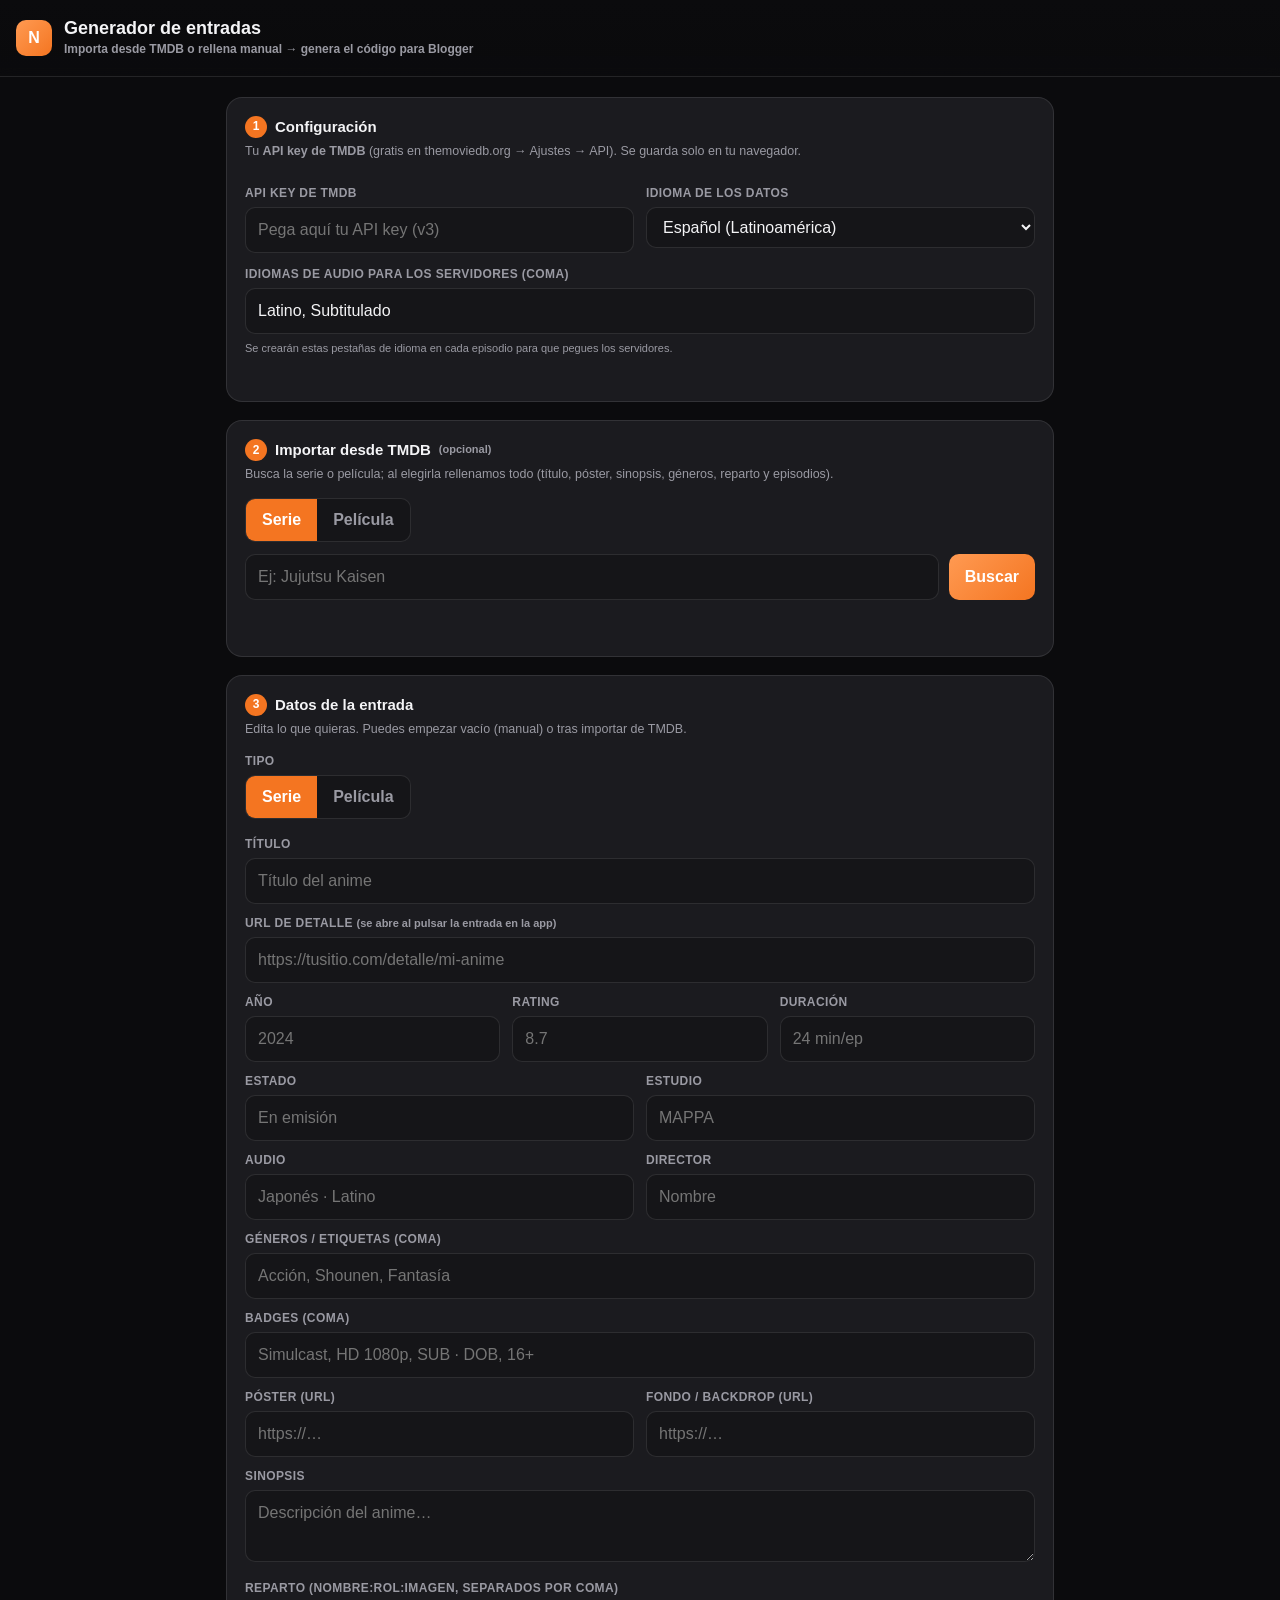
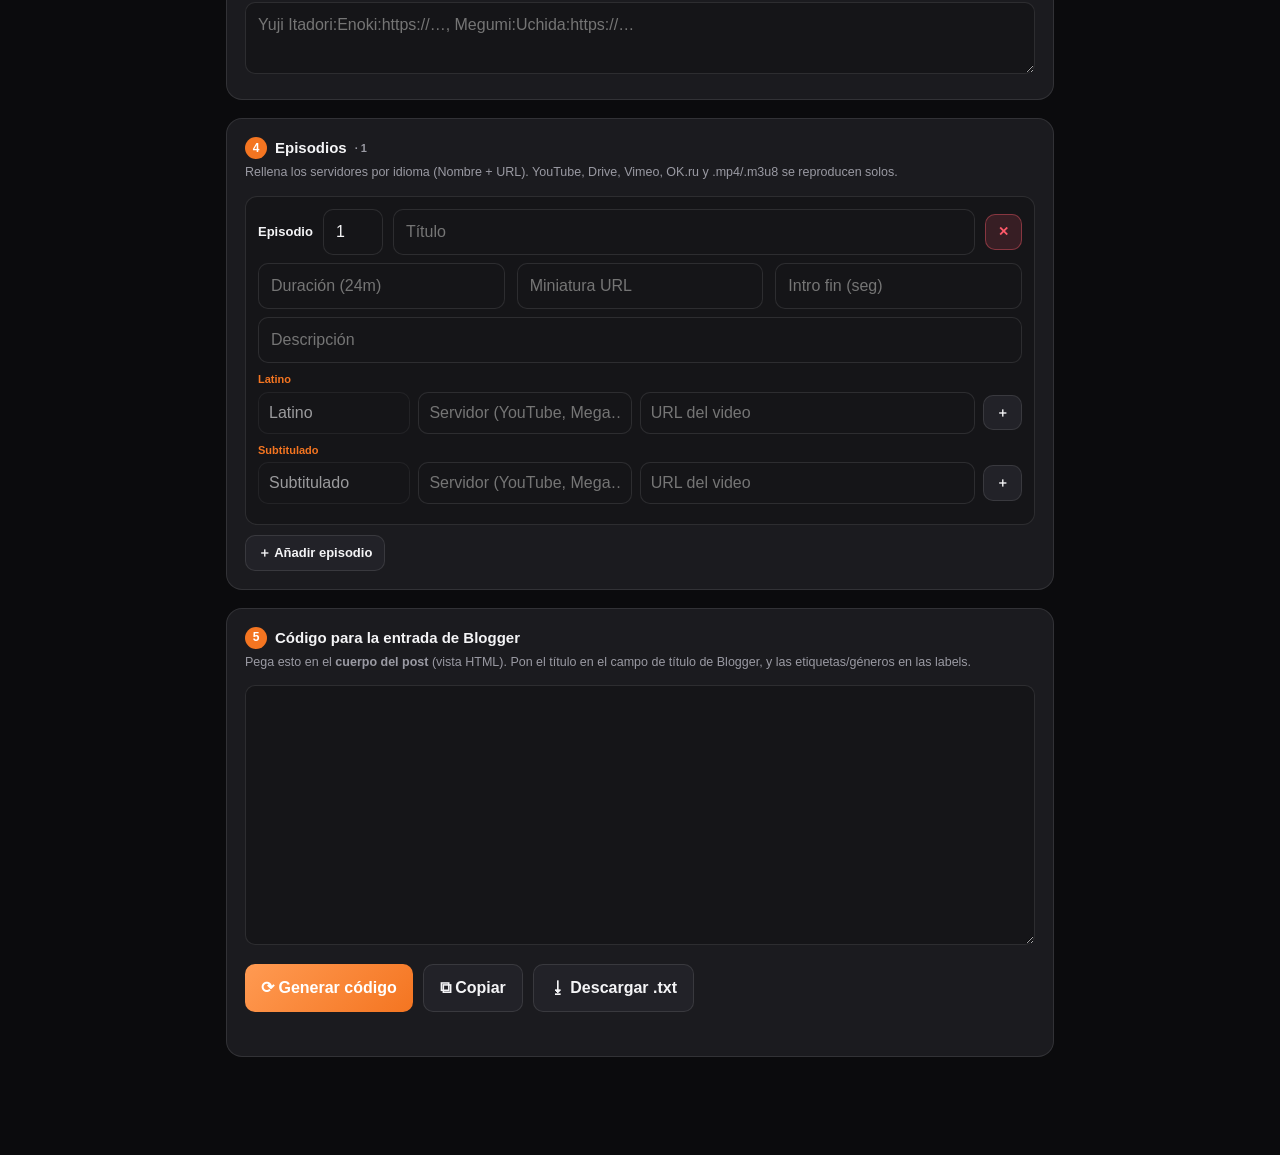
<file: generador.html>
<!DOCTYPE html>
<html lang="es">
<head>
<meta charset="UTF-8" />
<meta name="viewport" content="width=device-width, initial-scale=1.0" />
<title>NekoWolf — Generador de entradas (TMDB)</title>
<style>
  :root{
    --accent:#f47521; --accent2:#ff9a52;
    --bg:#0b0b0d; --bg2:#151518; --card:#1b1b1f; --card2:#222228;
    --text:#f4f4f6; --muted:#9a9aa3; --border:rgba(255,255,255,.1);
    --ok:#3ecf8e; --err:#ff5a6a;
  }
  *{margin:0;padding:0;box-sizing:border-box;}
  body{background:var(--bg);color:var(--text);font-family:-apple-system,BlinkMacSystemFont,"Segoe UI",Roboto,Arial,sans-serif;line-height:1.5;padding-bottom:60px;}
  a{color:var(--accent);}
  h1,h2,h3{line-height:1.2;}
  .wrap{max-width:860px;margin:0 auto;padding:20px 16px;}
  header{display:flex;align-items:center;gap:12px;padding:18px 16px;position:sticky;top:0;z-index:5;background:linear-gradient(180deg,var(--bg),rgba(11,11,13,.9));backdrop-filter:blur(8px);border-bottom:1px solid var(--border);}
  .logo{width:36px;height:36px;border-radius:10px;background:linear-gradient(135deg,var(--accent2),var(--accent));display:flex;align-items:center;justify-content:center;font-weight:800;color:#fff;}
  header h1{font-size:18px;font-weight:800;}
  header small{display:block;color:var(--muted);font-size:12px;font-weight:600;}

  .card{background:var(--card);border:1px solid var(--border);border-radius:16px;padding:18px;margin-bottom:18px;}
  .card > h2{font-size:15px;font-weight:800;margin-bottom:4px;display:flex;align-items:center;gap:8px;}
  .card > h2 .step{width:22px;height:22px;border-radius:50%;background:var(--accent);color:#fff;font-size:12px;display:flex;align-items:center;justify-content:center;flex:0 0 auto;}
  .card > .hint{color:var(--muted);font-size:12.5px;margin-bottom:14px;}

  label{display:block;font-size:12px;font-weight:700;color:var(--muted);margin:10px 0 5px;text-transform:uppercase;letter-spacing:.4px;}
  input,textarea,select{width:100%;background:var(--bg2);border:1px solid var(--border);border-radius:10px;color:var(--text);font:inherit;padding:10px 12px;outline:none;transition:border-color .2s;}
  input:focus,textarea:focus,select:focus{border-color:var(--accent);}
  textarea{resize:vertical;min-height:72px;}
  .row{display:grid;grid-template-columns:1fr 1fr;gap:12px;}
  .row3{display:grid;grid-template-columns:1fr 1fr 1fr;gap:12px;}
  @media(max-width:620px){.row,.row3{grid-template-columns:1fr;}}

  .btn{display:inline-flex;align-items:center;justify-content:center;gap:7px;padding:11px 16px;border:none;border-radius:10px;font:inherit;font-weight:800;cursor:pointer;transition:transform .15s,filter .2s;}
  .btn:active{transform:scale(.97);}
  .btn.primary{background:linear-gradient(135deg,var(--accent2),var(--accent));color:#fff;}
  .btn.ghost{background:var(--card2);color:var(--text);border:1px solid var(--border);}
  .btn.sm{padding:7px 12px;font-size:13px;}
  .btn.danger{background:rgba(255,90,106,.15);color:var(--err);border:1px solid rgba(255,90,106,.4);}
  .btn:disabled{opacity:.5;cursor:not-allowed;}

  .search-row{display:flex;gap:10px;}
  .search-row input{flex:1;}
  .results{display:flex;flex-direction:column;gap:8px;margin-top:12px;max-height:340px;overflow:auto;}
  .res{display:flex;gap:12px;align-items:center;padding:8px;border-radius:12px;background:var(--bg2);border:1px solid var(--border);cursor:pointer;transition:border-color .2s,background .2s;}
  .res:hover{border-color:var(--accent);background:var(--card2);}
  .res img{width:46px;height:68px;object-fit:cover;border-radius:7px;background:#000;flex:0 0 auto;}
  .res .info b{display:block;font-size:14px;}
  .res .info small{color:var(--muted);font-size:12px;}
  .res .tag{margin-left:auto;font-size:10.5px;font-weight:800;padding:3px 8px;border-radius:999px;background:rgba(244,117,33,.16);color:var(--accent);}

  .status{font-size:12.5px;margin-top:8px;min-height:18px;}
  .status.ok{color:var(--ok);} .status.err{color:var(--err);} .status.load{color:var(--muted);}

  .ep{background:var(--bg2);border:1px solid var(--border);border-radius:12px;padding:12px;margin-bottom:10px;}
  .ep-head{display:flex;align-items:center;gap:10px;margin-bottom:8px;}
  .ep-head b{font-size:13px;}
  .ep-head .btn{margin-left:auto;}
  .srv{display:grid;grid-template-columns:1fr 1.4fr 2.2fr auto;gap:8px;margin-bottom:6px;align-items:center;}
  @media(max-width:620px){.srv{grid-template-columns:1fr;}}
  .srv input{padding:8px 10px;}
  .mini{font-size:11px;color:var(--muted);}

  .out-wrap{position:relative;}
  textarea#output{min-height:260px;font-family:ui-monospace,SFMono-Regular,Menlo,monospace;font-size:12.5px;white-space:pre;overflow:auto;}
  .out-actions{display:flex;gap:10px;margin-top:12px;flex-wrap:wrap;}
  .pill{display:inline-block;font-size:11px;font-weight:700;color:var(--muted);background:var(--bg2);border:1px solid var(--border);border-radius:999px;padding:3px 10px;margin:0 6px 6px 0;}
  details{margin-top:10px;border:1px solid var(--border);border-radius:10px;padding:10px 12px;background:var(--bg2);}
  summary{cursor:pointer;font-weight:700;font-size:13px;}
  .seg{display:inline-flex;background:var(--bg2);border:1px solid var(--border);border-radius:10px;overflow:hidden;}
  .seg button{padding:9px 16px;border:none;background:none;color:var(--muted);font:inherit;font-weight:800;cursor:pointer;}
  .seg button.on{background:var(--accent);color:#fff;}
</style>
</head>
<body>

<header>
  <div class="logo">N</div>
  <div>
    <h1>Generador de entradas</h1>
    <small>Importa desde TMDB o rellena manual → genera el código para Blogger</small>
  </div>
</header>

<div class="wrap">

  <!-- ===== 1. Configuración ===== -->
  <div class="card">
    <h2><span class="step">1</span> Configuración</h2>
    <p class="hint">Tu <b>API key de TMDB</b> (gratis en themoviedb.org → Ajustes → API). Se guarda solo en tu navegador.</p>
    <div class="row">
      <div>
        <label>API Key de TMDB</label>
        <input id="cfgKey" type="text" placeholder="Pega aquí tu API key (v3)" autocomplete="off" />
      </div>
      <div>
        <label>Idioma de los datos</label>
        <select id="cfgLang">
          <option value="es-ES">Español (España)</option>
          <option value="es-MX" selected>Español (Latinoamérica)</option>
          <option value="en-US">Inglés</option>
          <option value="ja-JP">Japonés</option>
        </select>
      </div>
    </div>
    <label style="margin-top:12px">Idiomas de audio para los servidores (coma)</label>
    <input id="cfgAudios" type="text" value="Latino, Subtitulado" placeholder="Latino, Subtitulado, Castellano" />
    <p class="mini" style="margin-top:6px">Se crearán estas pestañas de idioma en cada episodio para que pegues los servidores.</p>
    <div class="status" id="cfgStatus"></div>
  </div>

  <!-- ===== 2. Importar desde TMDB ===== -->
  <div class="card">
    <h2><span class="step">2</span> Importar desde TMDB <span class="mini" style="font-weight:600">(opcional)</span></h2>
    <p class="hint">Busca la serie o película; al elegirla rellenamos todo (título, póster, sinopsis, géneros, reparto y episodios).</p>
    <div class="seg" style="margin-bottom:12px">
      <button id="segTv" class="on" data-kind="tv">Serie</button>
      <button id="segMovie" data-kind="movie">Película</button>
    </div>
    <div class="search-row">
      <input id="q" type="text" placeholder="Ej: Jujutsu Kaisen" />
      <button class="btn primary" id="btnSearch">Buscar</button>
    </div>
    <div class="status load" id="searchStatus"></div>
    <div class="results" id="results"></div>
  </div>

  <!-- ===== 3. Datos ===== -->
  <div class="card">
    <h2><span class="step">3</span> Datos de la entrada</h2>
    <p class="hint">Edita lo que quieras. Puedes empezar vacío (manual) o tras importar de TMDB.</p>
    <label>Tipo</label>
    <div class="seg" style="margin-bottom:6px">
      <button id="typeSerie" class="on" data-type="serie">Serie</button>
      <button id="typePeli" data-type="pelicula">Película</button>
    </div>
    <label>Título</label>
    <input id="fTitle" type="text" placeholder="Título del anime" />
    <label>URL de detalle <span class="mini" style="font-weight:600;text-transform:none;letter-spacing:0">(se abre al pulsar la entrada en la app)</span></label>
    <input id="fDetailUrl" type="text" placeholder="https://tusitio.com/detalle/mi-anime" />
    <div class="row3">
      <div><label>Año</label><input id="fYear" type="text" placeholder="2024" /></div>
      <div><label>Rating</label><input id="fRating" type="text" placeholder="8.7" /></div>
      <div><label>Duración</label><input id="fDur" type="text" placeholder="24 min/ep" /></div>
    </div>
    <div class="row">
      <div><label>Estado</label><input id="fStatus" type="text" placeholder="En emisión" /></div>
      <div><label>Estudio</label><input id="fStudio" type="text" placeholder="MAPPA" /></div>
    </div>
    <div class="row">
      <div><label>Audio</label><input id="fAudio" type="text" placeholder="Japonés · Latino" /></div>
      <div><label>Director</label><input id="fDirector" type="text" placeholder="Nombre" /></div>
    </div>
    <label>Géneros / etiquetas (coma)</label>
    <input id="fGenres" type="text" placeholder="Acción, Shounen, Fantasía" />
    <label>Badges (coma)</label>
    <input id="fBadges" type="text" placeholder="Simulcast, HD 1080p, SUB · DOB, 16+" />
    <div class="row">
      <div><label>Póster (URL)</label><input id="fPoster" type="text" placeholder="https://…" /></div>
      <div><label>Fondo / backdrop (URL)</label><input id="fBackdrop" type="text" placeholder="https://…" /></div>
    </div>
    <label>Sinopsis</label>
    <textarea id="fSynopsis" placeholder="Descripción del anime…"></textarea>
    <label>Reparto (Nombre:Rol:Imagen, separados por coma)</label>
    <textarea id="fCast" placeholder="Yuji Itadori:Enoki:https://…, Megumi:Uchida:https://…"></textarea>
  </div>

  <!-- ===== 4. Episodios ===== -->
  <div class="card" id="epsCard">
    <h2><span class="step">4</span> Episodios <span class="mini" style="font-weight:600" id="epsCount"></span></h2>
    <p class="hint">Rellena los servidores por idioma (Nombre + URL). YouTube, Drive, Vimeo, OK.ru y .mp4/.m3u8 se reproducen solos.</p>
    <div id="epsList"></div>
    <button class="btn ghost sm" id="btnAddEp">＋ Añadir episodio</button>
  </div>

  <!-- ===== 5. Código generado ===== -->
  <div class="card">
    <h2><span class="step">5</span> Código para la entrada de Blogger</h2>
    <p class="hint">Pega esto en el <b>cuerpo del post</b> (vista HTML). Pon el título en el campo de título de Blogger, y las etiquetas/géneros en las labels.</p>
    <div id="labelsPreview"></div>
    <div class="out-wrap">
      <textarea id="output" readonly></textarea>
    </div>
    <div class="out-actions">
      <button class="btn primary" id="btnGen">⟳ Generar código</button>
      <button class="btn ghost" id="btnCopy">⧉ Copiar</button>
      <button class="btn ghost" id="btnDownload">⭳ Descargar .txt</button>
    </div>
    <div class="status" id="genStatus"></div>
  </div>

</div>

<script>
const $ = id => document.getElementById(id);
const IMG = "https://image.tmdb.org/t/p/";
let KIND = "tv";       // búsqueda tmdb
let TYPE = "serie";    // tipo de entrada

/* ---------- Config persistente ---------- */
(function initCfg(){
  try {
    $("cfgKey").value   = localStorage.getItem("nw_tmdb_key") || "";
    $("cfgLang").value  = localStorage.getItem("nw_tmdb_lang") || "es-MX";
    $("cfgAudios").value= localStorage.getItem("nw_audios") || "Latino, Subtitulado";
  } catch(e){}
})();
function saveCfg(){
  try{
    localStorage.setItem("nw_tmdb_key", $("cfgKey").value.trim());
    localStorage.setItem("nw_tmdb_lang", $("cfgLang").value);
    localStorage.setItem("nw_audios", $("cfgAudios").value);
  }catch(e){}
}
["cfgKey","cfgLang","cfgAudios"].forEach(id => $(id).addEventListener("change", saveCfg));

function audios(){ return $("cfgAudios").value.split(",").map(s=>s.trim()).filter(Boolean); }
function tmdb(path, extra){
  const key = $("cfgKey").value.trim();
  if(!key) throw new Error("Falta la API key de TMDB (paso 1)");
  const lang = $("cfgLang").value;
  const sep = path.includes("?") ? "&" : "?";
  return fetch(IMG && ("https://api.themoviedb.org/3"+path+sep+"api_key="+encodeURIComponent(key)+"&language="+lang+(extra||"")))
    .then(r => { if(!r.ok) throw new Error("TMDB "+r.status); return r.json(); });
}

/* ---------- Segmentos (serie/película) ---------- */
function bindSeg(aId, bId, cb){
  const a=$(aId), b=$(bId);
  a.addEventListener("click", ()=>{a.classList.add("on");b.classList.remove("on");cb(a.dataset);});
  b.addEventListener("click", ()=>{b.classList.add("on");a.classList.remove("on");cb(b.dataset);});
}
bindSeg("segTv","segMovie", d => { KIND = d.kind; });
bindSeg("typeSerie","typePeli", d => { TYPE = d.type; toggleEps(); });
function toggleEps(){ $("epsCard").style.display = (TYPE==="serie") ? "" : "none"; if(TYPE!=="serie" && EPS.length===0) addEp(); }

/* ---------- Buscar en TMDB ---------- */
$("btnSearch").addEventListener("click", doSearch);
$("q").addEventListener("keydown", e => { if(e.key==="Enter") doSearch(); });
function doSearch(){
  const q = $("q").value.trim();
  if(!q) return;
  saveCfg();
  setStatus("searchStatus","load","Buscando…");
  $("results").innerHTML="";
  tmdb("/search/"+KIND, "&query="+encodeURIComponent(q))
    .then(data => {
      const list = (data.results||[]).slice(0,12);
      if(!list.length){ setStatus("searchStatus","err","Sin resultados."); return; }
      setStatus("searchStatus","ok", list.length+" resultado(s). Elige uno:");
      $("results").innerHTML = list.map(r => {
        const title = r.name || r.title || "Sin título";
        const date = (r.first_air_date || r.release_date || "").slice(0,4);
        const poster = r.poster_path ? IMG+"w92"+r.poster_path : "";
        return `<div class="res" data-id="${r.id}">
          <img src="${poster}" onerror="this.style.visibility='hidden'"/>
          <div class="info"><b>${esc(title)}</b><small>${date || "—"} · ⭐ ${(r.vote_average||0).toFixed(1)}</small></div>
          <span class="tag">${KIND==="tv"?"Serie":"Película"}</span>
        </div>`;
      }).join("");
      document.querySelectorAll(".res").forEach(el => el.addEventListener("click", ()=> importItem(el.dataset.id)));
    })
    .catch(err => setStatus("searchStatus","err", err.message));
}

/* ---------- Importar detalle completo ---------- */
function importItem(id){
  saveCfg();
  setStatus("searchStatus","load","Importando datos…");
  if(KIND==="tv") importTv(id); else importMovie(id);
}

function importMovie(id){
  TYPE="pelicula"; $("typePeli").classList.add("on"); $("typeSerie").classList.remove("on"); toggleEps();
  tmdb("/movie/"+id, "&append_to_response=credits")
    .then(m => {
      fill({
        title: m.title,
        year: (m.release_date||"").slice(0,4),
        rating: (m.vote_average||0).toFixed(1),
        dur: m.runtime ? (m.runtime+" min") : "",
        status: "Estreno",
        studio: (m.production_companies||[])[0] ? m.production_companies[0].name : "",
        audio: "", director: dirOf(m.credits),
        genres: (m.genres||[]).map(g=>g.name),
        poster: m.poster_path ? IMG+"w500"+m.poster_path : "",
        backdrop: m.backdrop_path ? IMG+"original"+m.backdrop_path : "",
        synopsis: m.overview || "",
        cast: castOf(m.credits)
      });
      // película: 1 "episodio" para las fuentes generales
      EPS = [ emptyEp(1, m.title) ];
      renderEps();
      setStatus("searchStatus","ok","✓ Importado. Revisa los datos y añade los servidores.");
    })
    .catch(err => setStatus("searchStatus","err", err.message));
}

function importTv(id){
  TYPE="serie"; $("typeSerie").classList.add("on"); $("typePeli").classList.remove("on"); toggleEps();
  tmdb("/tv/"+id, "&append_to_response=credits")
    .then(t => {
      fill({
        title: t.name,
        year: (t.first_air_date||"").slice(0,4),
        rating: (t.vote_average||0).toFixed(1),
        dur: (t.episode_run_time||[])[0] ? (t.episode_run_time[0]+" min/ep") : "24 min/ep",
        status: t.status === "Returning Series" ? "En emisión" : (t.status||""),
        studio: (t.production_companies||[])[0] ? t.production_companies[0].name : "",
        audio: "", director: (t.created_by||[])[0] ? t.created_by[0].name : "",
        genres: (t.genres||[]).map(g=>g.name),
        poster: t.poster_path ? IMG+"w500"+t.poster_path : "",
        backdrop: t.backdrop_path ? IMG+"original"+t.backdrop_path : "",
        synopsis: t.overview || "",
        cast: castOf(t.credits)
      });
      // Traer episodios de la última/primera temporada normal (nº 1 por defecto)
      const seasons = (t.seasons||[]).filter(s => s.season_number > 0);
      const sn = seasons.length ? seasons[0].season_number : 1;
      setStatus("searchStatus","load","Importando episodios T"+sn+"…");
      return tmdb("/tv/"+id+"/season/"+sn).then(se => {
        EPS = (se.episodes||[]).map(ep => {
          const e = emptyEp(ep.episode_number, ep.name);
          e.dur = ep.runtime ? (ep.runtime+"m") : "";
          e.desc = ep.overview || "";
          e.thumb = ep.still_path ? IMG+"w300"+ep.still_path : "";
          return e;
        });
        if(!EPS.length) EPS=[ emptyEp(1,"Episodio 1") ];
        renderEps();
        setStatus("searchStatus","ok","✓ Importado ("+EPS.length+" episodios). Añade los servidores de cada uno.");
      });
    })
    .catch(err => setStatus("searchStatus","err", err.message));
}

function dirOf(credits){ const c=(credits&&credits.crew)||[]; const d=c.find(x=>x.job==="Director"); return d?d.name:""; }
function castOf(credits){
  const c=(credits&&credits.cast)||[];
  return c.slice(0,8).map(p => ({ name:p.character||p.name, role:p.name, img:p.profile_path?IMG+"w185"+p.profile_path:"" }));
}

/* ---------- Rellenar formulario ---------- */
function fill(d){
  $("fTitle").value = d.title||"";
  $("fYear").value = d.year||"";
  $("fRating").value = d.rating||"";
  $("fDur").value = d.dur||"";
  $("fStatus").value = d.status||"";
  $("fStudio").value = d.studio||"";
  $("fAudio").value = d.audio||"";
  $("fDirector").value = d.director||"";
  $("fGenres").value = (d.genres||[]).join(", ");
  $("fBadges").value = $("fBadges").value || "HD 1080p, SUB";
  $("fPoster").value = d.poster||"";
  $("fBackdrop").value = d.backdrop||"";
  $("fSynopsis").value = d.synopsis||"";
  $("fCast").value = (d.cast||[]).map(p => `${p.name}:${p.role}:${p.img}`).join(", ");
}

/* ---------- Episodios ---------- */
let EPS = [];
function emptyEp(n, title){
  const srv = {};
  audios().forEach(a => srv[a] = [ {name:"", url:""} ]);
  return { n:n||1, title:title||"", dur:"", desc:"", thumb:"", sources:srv };
}
function addEp(){ EPS.push(emptyEp(EPS.length+1, "")); renderEps(); }
$("btnAddEp").addEventListener("click", addEp);

function renderEps(){
  $("epsCount").textContent = EPS.length ? ("· "+EPS.length) : "";
  $("epsList").innerHTML = EPS.map((ep,i)=>{
    const srvHtml = Object.keys(ep.sources).map(lang => {
      const rows = ep.sources[lang].map((s,si)=>`
        <div class="srv">
          <input value="${esc(lang)}" data-ep="${i}" data-lang="${esc(lang)}" data-srv="${si}" data-f="langname" readonly style="opacity:.6"/>
          <input placeholder="Servidor (YouTube, Mega…)" value="${esc(s.name)}" data-ep="${i}" data-lang="${esc(lang)}" data-srv="${si}" data-f="name"/>
          <input placeholder="URL del video" value="${esc(s.url)}" data-ep="${i}" data-lang="${esc(lang)}" data-srv="${si}" data-f="url"/>
          <button class="btn ghost sm" data-addsrv="${i}" data-lang="${esc(lang)}">＋</button>
        </div>`).join("");
      return `<div style="margin:8px 0"><div class="mini" style="font-weight:800;color:var(--accent);margin-bottom:4px">${esc(lang)}</div>${rows}</div>`;
    }).join("");
    return `<div class="ep">
      <div class="ep-head">
        <b>Episodio</b>
        <input style="width:60px" type="number" value="${ep.n}" data-ep="${i}" data-f="n"/>
        <input placeholder="Título" value="${esc(ep.title)}" data-ep="${i}" data-f="title"/>
        <button class="btn danger sm" data-delep="${i}">✕</button>
      </div>
      <div class="row3">
        <input placeholder="Duración (24m)" value="${esc(ep.dur)}" data-ep="${i}" data-f="dur"/>
        <input placeholder="Miniatura URL" value="${esc(ep.thumb)}" data-ep="${i}" data-f="thumb"/>
        <input placeholder="Intro fin (seg)" value="${ep.introEnd||''}" data-ep="${i}" data-f="introEnd"/>
      </div>
      <input placeholder="Descripción" value="${esc(ep.desc)}" data-ep="${i}" data-f="desc" style="margin-top:8px"/>
      <div style="margin-top:6px">${srvHtml}</div>
    </div>`;
  }).join("");

  // bind inputs
  $("epsList").querySelectorAll("input[data-ep]").forEach(inp => {
    inp.addEventListener("input", () => {
      const i=+inp.dataset.ep, f=inp.dataset.f;
      if(f && !inp.dataset.srv){ EPS[i][f] = inp.value; }
      else if(inp.dataset.srv!=null && f!=="langname"){
        EPS[i].sources[inp.dataset.lang][+inp.dataset.srv][f] = inp.value;
      }
    });
  });
  $("epsList").querySelectorAll("[data-delep]").forEach(b => b.addEventListener("click", ()=>{ EPS.splice(+b.dataset.delep,1); renderEps(); }));
  $("epsList").querySelectorAll("[data-addsrv]").forEach(b => b.addEventListener("click", ()=>{ EPS[+b.dataset.addsrv].sources[b.dataset.lang].push({name:"",url:""}); renderEps(); }));
}

/* ---------- Generar código ---------- */
$("btnGen").addEventListener("click", generate);
function generate(){
  const g = {
    year:$("fYear").value.trim(), rating:$("fRating").value.trim(), status:$("fStatus").value.trim(),
    studio:$("fStudio").value.trim(), duration:$("fDur").value.trim(), audio:$("fAudio").value.trim(),
    director:$("fDirector").value.trim(), badges:$("fBadges").value.trim(),
    poster:$("fPoster").value.trim(), backdrop:$("fBackdrop").value.trim(), synopsis:$("fSynopsis").value.trim()
  };
  let out = "";

  // [URL] URL de detalle: la app la abre al pulsar la entrada
  const detailUrl = $("fDetailUrl").value.trim();
  if(detailUrl) out += "[URL]"+detailUrl+"[/URL]\n\n";

  // [NW] metadatos
  const nw = [];
  Object.keys(g).forEach(k => { if(g[k]) nw.push(k+": "+g[k]); });
  if(nw.length) out += "[NW]\n"+nw.join("\n")+"\n[/NW]\n\n";

  // [CAST]
  const cast = $("fCast").value.trim();
  if(cast) out += "[CAST]"+cast+"[/CAST]\n\n";

  // [EP] (solo serie, o 1 para película con fuentes generales)
  if(TYPE==="serie" || EPS.length){
    EPS.forEach(ep => {
      const fuentes = Object.keys(ep.sources).map(lang => {
        const servers = ep.sources[lang].filter(s => s.name && s.url).map(s => s.name+":"+s.url).join(",");
        return servers ? (lang+"="+servers) : "";
      }).filter(Boolean).join(";");
      const parts = [ ep.n, ep.title, ep.dur, ep.desc, ep.thumb, fuentes ];
      // recorta campos vacíos finales
      while(parts.length && (parts[parts.length-1]===""||parts[parts.length-1]==null)) parts.pop();
      out += "[EP]"+parts.join("|")+"[/EP]\n";
    });
  }

  $("output").value = out.trim() || "// Rellena al menos el título y algún dato.";
  renderLabels();
  setStatus("genStatus","ok","✓ Código generado. Cópialo al cuerpo del post.");
}

function renderLabels(){
  const genres = $("fGenres").value.split(",").map(s=>s.trim()).filter(Boolean);
  const extra = (TYPE==="pelicula") ? ["Pelicula"] : [];
  const all = extra.concat(genres);
  $("labelsPreview").innerHTML = all.length
    ? '<div style="margin-bottom:10px"><span class="mini" style="font-weight:800">Etiquetas del post (añádelas en Blogger):</span><br/>'
      + all.map(l=>`<span class="pill">${esc(l)}</span>`).join("") + '</div>'
    : "";
}

/* ---------- Copiar / Descargar ---------- */
$("btnCopy").addEventListener("click", ()=>{
  const t=$("output"); if(!t.value) return;
  t.select(); 
  navigator.clipboard?.writeText(t.value).then(
    ()=> setStatus("genStatus","ok","✓ Copiado al portapapeles"),
    ()=> { document.execCommand("copy"); setStatus("genStatus","ok","✓ Copiado"); }
  );
});
$("btnDownload").addEventListener("click", ()=>{
  const title = $("fTitle").value.trim() || "entrada";
  const blob = new Blob([$("output").value], {type:"text/plain"});
  const a=document.createElement("a");
  a.href=URL.createObjectURL(blob);
  a.download = title.replace(/[^\w]+/g,"-").toLowerCase()+".txt";
  a.click();
});

/* ---------- utils ---------- */
function esc(s){ return (s==null?"":String(s)).replace(/"/g,"&quot;"); }
function setStatus(id,cls,msg){ const el=$(id); el.className="status "+cls; el.textContent=msg; }

/* arranque: 1 episodio vacío para empezar manual */
addEp();
renderLabels();
$("fGenres").addEventListener("input", renderLabels);
</script>
</body>
</html>
</file>
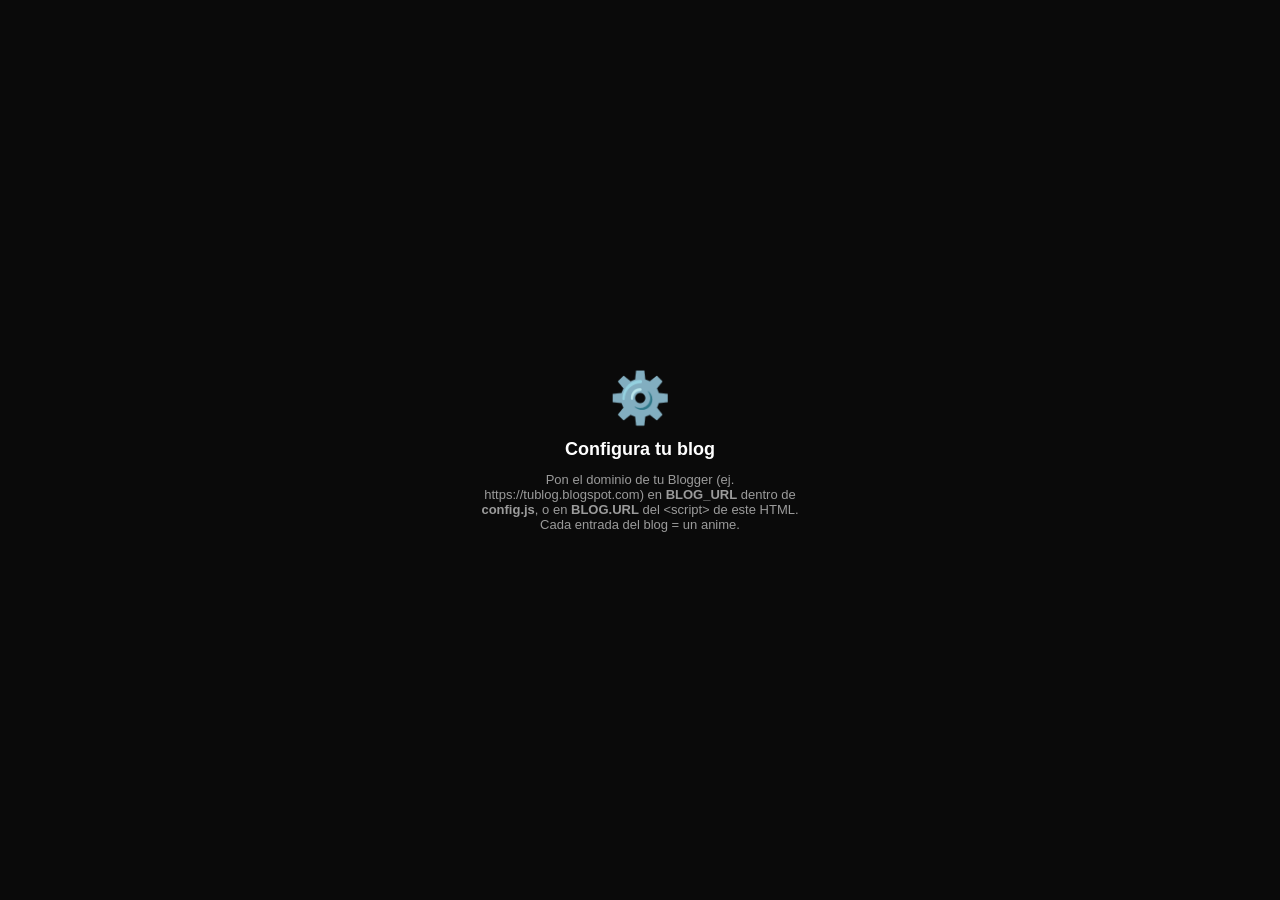
<file: home.html>
<!DOCTYPE html>
<html lang="es">
<head>
<meta charset="UTF-8" />
<meta name="viewport" content="width=device-width, initial-scale=1.0, maximum-scale=1.0, user-scalable=no, viewport-fit=cover" />
<meta name="theme-color" content="#0a0a0a" />
<title>NekoWolf — Inicio</title>
<style>
  :root{
    --accent:#f47521; --accent-2:#ff9a52; --accent-rgb:244, 117, 33;
    --grad:linear-gradient(135deg,#ffa24d 0%,#f47521 48%,#e8630e 100%);
    --bg:#0a0a0a; --bg2:#141414; --card:#1a1a1a;
    --text:#ffffff; --muted:#9b9b9b; --border:rgba(255,255,255,.08);
    --nav-h:62px;
  }
  *{margin:0;padding:0;box-sizing:border-box;-webkit-tap-highlight-color:transparent;}
  html,body{height:100%;overflow:hidden;overscroll-behavior:none;}
  body{background:var(--bg);color:var(--text);overflow-x:hidden;position:fixed;inset:0;
    font-family:-apple-system,BlinkMacSystemFont,"Segoe UI",Roboto,"Helvetica Neue",Arial,sans-serif;}
  img{display:block;max-width:100%;}
  button{font-family:inherit;color:inherit;background:none;border:none;cursor:pointer;}
  svg{fill:currentColor;}
  a{color:inherit;text-decoration:none;}
  .hidden{display:none !important;}

  /* ===== Keyframes ===== */
  @keyframes fadeUp{from{opacity:0;transform:translateY(22px);}to{opacity:1;transform:translateY(0);}}
  @keyframes fadeIn{from{opacity:0;}to{opacity:1;}}
  @keyframes slowZoom{from{transform:scale(1.12);}to{transform:scale(1);}}
  @keyframes pulseGlow{0%,100%{box-shadow:0 0 0 0 rgba(var(--accent-rgb),.5);}50%{box-shadow:0 0 0 12px rgba(var(--accent-rgb),0);}}
  @keyframes spin{to{transform:rotate(360deg);}}
  .reveal{opacity:0;animation:fadeUp .6s cubic-bezier(.22,.61,.36,1) forwards;}

  /* ===== Top bar ===== */
  .topbar{position:fixed;top:0;left:0;right:0;z-index:40;display:flex;align-items:center;gap:10px;
    padding:calc(env(safe-area-inset-top) + 10px) 14px 10px;
    background:linear-gradient(180deg,rgba(10,10,10,.95),rgba(10,10,10,0));transition:background .35s;}
  .topbar.solid{background:rgba(10,10,10,.95);backdrop-filter:blur(10px);border-bottom:1px solid var(--border);}
  .brand{display:flex;align-items:center;gap:9px;flex:1;min-width:0;}
  .brand-logo{height:34px;width:auto;object-fit:contain;display:block;
    filter:drop-shadow(0 0 8px rgba(var(--accent-rgb),.45));}
  .brand .logo{width:30px;height:30px;border-radius:9px;background:var(--grad);display:flex;align-items:center;justify-content:center;font-weight:800;font-size:17px;color:#fff;}
  .brand b{font-size:17px;font-weight:800;letter-spacing:.3px;}
  .brand b span{color:var(--accent);}
  .icon-btn{width:40px;height:40px;border-radius:50%;display:flex;align-items:center;justify-content:center;color:#fff;transition:transform .2s,background .2s;}
  .icon-btn:active{transform:scale(.9);background:rgba(255,255,255,.12);}
  .icon-btn svg{width:23px;height:23px;}

  /* ===== Scroll container ===== */
  main{position:absolute;inset:0;overflow-y:auto;-webkit-overflow-scrolling:touch;overscroll-behavior:contain;}
  main::-webkit-scrollbar{width:0;}
  /* espacio al final para que la navbar flotante no tape el contenido */
  .rows{padding-bottom:calc(var(--nav-h) + env(safe-area-inset-bottom) + 20px) !important;}

  /* ===== Hero destacado (compacto) ===== */
  .hero{position:relative;height:62vh;min-height:400px;max-height:540px;overflow:hidden;}
  .hero-slide{position:absolute;inset:0;opacity:0;transition:opacity .7s ease;pointer-events:none;}
  .hero-slide.on{opacity:1;pointer-events:auto;}
  .hero-bg{position:absolute;inset:0;background-size:cover;background-position:center 20%;}
  /* overlay más limpio y cinematográfico */
  .hero-bg::after{content:"";position:absolute;inset:0;
    background:
      linear-gradient(0deg,var(--bg) 2%,rgba(10,10,10,.7) 24%,rgba(10,10,10,.1) 55%,rgba(10,10,10,.5) 100%);}
  .hero-content{position:absolute;left:0;right:0;bottom:18px;padding:0 18px;z-index:2;text-align:center;}

  .hero-tag{display:inline-flex;align-items:center;gap:5px;margin:0 auto 11px;
    font-size:10px;font-weight:800;letter-spacing:.8px;text-transform:uppercase;color:var(--accent-2);
    padding:5px 12px;border-radius:999px;background:rgba(var(--accent-rgb),.14);
    border:1px solid rgba(var(--accent-rgb),.4);}
  .hero-tag svg{width:13px;height:13px;fill:var(--accent-2);}

  .hero-logo{font-size:30px;font-weight:900;line-height:1.05;margin-bottom:11px;
    text-shadow:0 3px 18px rgba(0,0,0,.8);letter-spacing:-.5px;}

  .hero-genres{display:flex;justify-content:center;flex-wrap:wrap;gap:0;margin-bottom:14px;color:#cfcfcf;font-size:11.5px;font-weight:600;}
  .hero-genres span{position:relative;padding:0 9px;}
  .hero-genres span+span::before{content:"";position:absolute;left:0;top:50%;transform:translateY(-50%);width:3px;height:3px;border-radius:50%;background:var(--accent);}

  .hero-meta{display:flex;justify-content:center;align-items:center;flex-wrap:wrap;gap:5px 9px;color:#dcdcdc;font-size:11.5px;font-weight:700;margin-bottom:16px;}
  .hero-meta .rate{display:inline-flex;align-items:center;gap:3px;color:#ffd04a;}
  .hero-meta .rate svg{width:13px;height:13px;fill:#ffd04a;}
  .hero-meta .tag-hd{color:var(--accent-2);border:1px solid rgba(var(--accent-rgb),.5);padding:1px 6px;border-radius:5px;font-size:9.5px;font-weight:800;}
  .hero-meta .dot{width:3px;height:3px;border-radius:50%;background:#777;}

  .hero-actions{display:flex;gap:9px;max-width:420px;margin:0 auto;}
  .btn-play{flex:1;display:flex;align-items:center;justify-content:center;gap:7px;padding:13px;border-radius:14px;
    font-size:14.5px;font-weight:800;color:#fff;background:var(--grad);
    box-shadow:0 10px 24px -4px rgba(var(--accent-rgb),.6),inset 0 1px 0 rgba(255,255,255,.3);
    transition:transform .18s;}
  .btn-play:active{transform:scale(.97);}
  .btn-play svg{width:18px;height:18px;}
  .btn-round{display:flex;align-items:center;justify-content:center;flex:0 0 auto;width:50px;height:50px;border-radius:14px;color:#fff;
    background:rgba(255,255,255,.12);border:1px solid rgba(255,255,255,.18);transition:transform .18s,background .2s;}
  .btn-round:active{transform:scale(.92);}
  .btn-round svg{width:22px;height:22px;}
  .btn-round span{display:none;}

  /* dots DENTRO del hero, arriba-derecha, estilo moderno */
  .hero-dots{position:absolute;top:calc(env(safe-area-inset-top) + 56px);right:16px;z-index:3;display:flex;flex-direction:column;gap:6px;}
  .hero-dots span{width:4px;height:4px;border-radius:999px;background:rgba(255,255,255,.4);cursor:pointer;transition:height .35s,background .35s;}
  .hero-dots span.on{height:16px;background:var(--grad);box-shadow:0 0 8px rgba(var(--accent-rgb),.6);}

  /* ===== Filas / carruseles (compacto) ===== */
  .rows{padding:10px 0 20px;}
  .row{margin-bottom:18px;}
  .row-head{display:flex;align-items:center;justify-content:space-between;padding:0 14px;margin-bottom:9px;}
  .row-title{font-size:14.5px;font-weight:800;display:flex;align-items:center;gap:7px;}
  .row-title::before{content:"";width:3.5px;height:15px;border-radius:3px;background:var(--accent);}
  .row-more{font-size:11.5px;font-weight:700;color:var(--muted);}
  .row-scroll{display:flex;gap:10px;overflow-x:auto;padding:2px 16px 4px;scroll-snap-type:x proximity;overscroll-behavior-x:contain;}
  .row-scroll::-webkit-scrollbar{height:0;}
  .row-scroll::after{content:"";flex:0 0 10px;}
  /* espacio inferior extra en las filas de Explorar (sobre la navbar) */
  #exploreRows{padding-bottom:16px;}

  /* Card poster (compacta) */
  .card{flex:0 0 104px;scroll-snap-align:start;cursor:pointer;transition:transform .22s;}
  .card:active{transform:scale(.95);}
  .card .poster{
    position:relative;width:104px;height:152px;border-radius:13px;overflow:hidden;background:var(--bg2);
    box-shadow:0 8px 18px -8px rgba(0,0,0,.7), 0 0 0 1px rgba(255,255,255,.06);
    transition:box-shadow .3s, transform .3s;
  }
  .card:active .poster{box-shadow:0 14px 30px -6px rgba(var(--accent-rgb),.5), 0 0 0 1px rgba(var(--accent-rgb),.5);}
  .card .poster img{width:100%;height:100%;object-fit:cover;transition:transform .5s cubic-bezier(.22,.61,.36,1);}
  .card:active .poster img{transform:scale(1.08);}
  /* degradado inferior para legibilidad del rating/tipo */
  .card .poster::after{content:"";position:absolute;inset:0;background:linear-gradient(180deg,rgba(0,0,0,.25) 0%,transparent 28%,transparent 58%,rgba(0,0,0,.72) 100%);}
  .card .badge{position:absolute;left:6px;top:6px;z-index:2;font-size:8px;font-weight:800;text-transform:uppercase;letter-spacing:.4px;
    padding:3px 7px;border-radius:999px;background:rgba(12,12,14,.55);border:1px solid rgba(255,255,255,.16);}
  .card .badge.new{background:var(--grad);border-color:transparent;box-shadow:0 2px 8px rgba(var(--accent-rgb),.5);}
  .card .crate{position:absolute;left:7px;bottom:7px;z-index:2;display:flex;align-items:center;gap:2px;font-size:10px;font-weight:800;color:#fff;text-shadow:0 1px 3px rgba(0,0,0,.6);}
  .card .crate svg{width:11px;height:11px;fill:#ffd04a;}
  .card .ctype{position:absolute;right:6px;bottom:7px;z-index:2;font-size:8.5px;font-weight:700;color:#eee;
    padding:2px 6px;border-radius:6px;background:rgba(12,12,14,.6);}
  .card .ctitle{font-size:12px;font-weight:700;margin-top:7px;line-height:1.2;overflow:hidden;text-overflow:ellipsis;white-space:nowrap;}
  .card .csub{font-size:10px;color:var(--muted);margin-top:1px;display:flex;align-items:center;gap:4px;}
  .card .csub .lang{color:var(--accent-2);font-weight:700;}

  /* ===== Card de capítulo (episodios nuevos) — moderna ===== */
  .card-wide{flex:0 0 184px;scroll-snap-align:start;cursor:pointer;transition:transform .2s;}
  .card-wide:active{transform:scale(.96);}
  .card-wide .thumb{position:relative;width:184px;height:104px;border-radius:12px;overflow:hidden;background:var(--bg2);box-shadow:0 8px 18px -8px rgba(0,0,0,.7),0 0 0 1px rgba(255,255,255,.06);}
  .card-wide .thumb img{width:100%;height:100%;object-fit:cover;transition:transform .5s;}
  .card-wide:active .thumb img{transform:scale(1.07);}
  .card-wide .thumb::after{content:"";position:absolute;inset:0;background:linear-gradient(180deg,transparent 55%,rgba(0,0,0,.6));}
  /* chip de nº de episodio arriba-izquierda */
  .card-wide .epchip{position:absolute;left:8px;top:8px;z-index:2;font-size:9.5px;font-weight:800;color:#fff;
    padding:3px 8px;border-radius:7px;background:rgba(12,12,14,.6);border:1px solid rgba(255,255,255,.14);}
  /* idioma abajo-izquierda */
  .card-wide .eplang{position:absolute;left:8px;bottom:8px;z-index:2;font-size:9px;font-weight:800;letter-spacing:.3px;color:var(--accent-2);}
  .card-wide .ctitle{font-size:12px;font-weight:700;margin-top:7px;overflow:hidden;text-overflow:ellipsis;white-space:nowrap;}
  .card-wide .csub{font-size:10.5px;color:var(--muted);margin-top:1px;}

  /* ===== Top 10 — rediseño pro ===== */
  .top10 .row-scroll{gap:6px;padding:4px 16px 4px;align-items:flex-start;}
  .top10-card{flex:0 0 auto;scroll-snap-align:start;cursor:pointer;transition:transform .2s;
    display:flex;align-items:flex-end;gap:2px;}
  .top10-card:active{transform:scale(.96);}
  /* número grande alineado al pie del póster, sin solaparse */
  .top10-num{flex:0 0 auto;font-size:80px;font-weight:900;line-height:.72;letter-spacing:-6px;
    color:transparent;-webkit-text-stroke:2px var(--accent);
    filter:drop-shadow(0 4px 10px rgba(var(--accent-rgb),.35));
    padding-bottom:2px;}
  .top10-card:first-child{padding-left:4px;}
  .top10-pic{flex:0 0 auto;}
  .top10-pic .poster{position:relative;width:100px;height:146px;border-radius:13px;overflow:hidden;background:var(--bg2);
    box-shadow:0 10px 22px -8px rgba(0,0,0,.8),0 0 0 1px rgba(255,255,255,.08);}
  .top10-pic .poster img{width:100%;height:100%;object-fit:cover;}
  .top10-pic .poster::after{content:"";position:absolute;inset:0;background:linear-gradient(180deg,transparent 62%,rgba(0,0,0,.7));}
  .top10-pic .trate{position:absolute;right:7px;bottom:7px;z-index:2;display:flex;align-items:center;gap:2px;font-size:10px;font-weight:800;color:#fff;}
  .top10-pic .trate svg{width:11px;height:11px;fill:#ffd04a;}
  .top10-pic .tname{font-size:11.5px;font-weight:700;margin-top:7px;line-height:1.2;width:100px;overflow:hidden;text-overflow:ellipsis;white-space:nowrap;}

  /* ===== Vistas (Explorar / Mi lista / Cuenta) ===== */
  .view{animation:fadeIn .3s ease;padding-bottom:calc(var(--nav-h) + env(safe-area-inset-bottom) + 20px);}
  #view-home{padding-bottom:0;}
  .view.hidden{display:none;}
  .view-title{font-size:19px;font-weight:900;letter-spacing:-.3px;padding:calc(env(safe-area-inset-top) + 64px) 16px 2px;}
  .view-title + *{margin-top:12px;}
  #view-explore .view-title:not(:first-child){padding-top:20px;}
  /* Mi lista: sin topbar, cabecera propia más arriba */
  #view-list .view-title{padding-top:calc(env(safe-area-inset-top) + 20px);font-size:24px;}

  /* Explorar: barra de búsqueda destacada */
  /* Explorar: header propio */
  .ex-header{padding:calc(env(safe-area-inset-top) + 18px) 16px 6px;}
  .ex-title{font-size:26px;font-weight:900;letter-spacing:-.5px;margin-bottom:12px;}
  .explore-search{display:flex;align-items:center;gap:10px;width:100%;
    padding:14px 16px;border-radius:15px;background:var(--card);border:1px solid var(--border);color:var(--muted);
    font-size:14px;font-weight:600;transition:border-color .2s,transform .15s,box-shadow .2s;}
  .explore-search:active{transform:scale(.99);}
  .explore-search svg{width:20px;height:20px;fill:var(--accent);flex:0 0 auto;}
  .explore-sub{font-size:12.5px;font-weight:800;color:var(--muted);text-transform:uppercase;letter-spacing:.7px;padding:20px 16px 11px;}

  /* Explorar: cuadrícula de géneros con imagen + tinte de color */
  .genre-grid{display:grid;grid-template-columns:repeat(2,1fr);gap:11px;padding:0 16px;}
  .genre-cell{position:relative;height:92px;border-radius:16px;overflow:hidden;cursor:pointer;
    display:flex;align-items:center;padding:0 14px;transition:transform .18s;box-shadow:0 8px 18px -10px rgba(0,0,0,.7);}
  .genre-cell:active{transform:scale(.95);}
  .genre-cell .gimg{position:absolute;inset:0;background-size:cover;background-position:center;opacity:.5;transform:scale(1);transition:transform .4s;}
  .genre-cell:active .gimg{transform:scale(1.08);}
  /* overlay con tinte de color único por celda (set vía --c) */
  .genre-cell::after{content:"";position:absolute;inset:0;background:linear-gradient(120deg,var(--c,rgba(var(--accent-rgb),.85)) 0%,rgba(10,10,12,.6) 75%);}
  .genre-cell .gname{position:relative;z-index:1;font-size:15px;font-weight:800;text-shadow:0 2px 10px rgba(0,0,0,.7);}
  .genre-cell .garrow{position:absolute;right:12px;bottom:12px;z-index:1;width:18px;height:18px;opacity:.8;}
  .genre-cell .garrow svg{width:18px;height:18px;fill:none;stroke:#fff;stroke-width:2.5;}

  /* Noticias */
  .news-header{padding:calc(env(safe-area-inset-top) + 20px) 16px 6px;}
  .news-title{font-size:26px;font-weight:900;letter-spacing:-.5px;}
  .news-list{display:flex;flex-direction:column;gap:14px;padding:14px 16px;}
  /* primera noticia: destacada grande */
  .news-card{border-radius:16px;overflow:hidden;background:var(--card);border:1px solid var(--border);cursor:pointer;transition:transform .15s,border-color .2s;}
  .news-card:active{transform:scale(.98);border-color:rgba(var(--accent-rgb),.5);}
  .news-feat{position:relative;}
  .news-feat .cover{width:100%;height:170px;object-fit:cover;display:block;background:var(--bg2);}
  .news-feat .cover-ov{position:absolute;inset:0;background:linear-gradient(180deg,transparent 40%,rgba(5,5,8,.92));}
  .news-feat .cont{position:absolute;left:0;right:0;bottom:0;padding:14px;}
  .news-cat{display:inline-block;font-size:9.5px;font-weight:800;letter-spacing:.5px;text-transform:uppercase;color:#fff;
    background:var(--grad);padding:3px 9px;border-radius:999px;margin-bottom:8px;}
  .news-feat .h{font-size:17px;font-weight:800;line-height:1.25;text-shadow:0 2px 10px rgba(0,0,0,.8);}
  .news-feat .d{font-size:11.5px;color:#bbb;margin-top:6px;}
  /* noticias normales: fila horizontal */
  .news-row{display:flex;gap:12px;align-items:center;padding:11px;}
  .news-row .thumb{width:84px;height:62px;border-radius:11px;overflow:hidden;background:var(--bg2);flex:0 0 auto;}
  .news-row .thumb img{width:100%;height:100%;object-fit:cover;}
  .news-row .info{flex:1;min-width:0;}
  .news-row .cat{font-size:9px;font-weight:800;letter-spacing:.4px;text-transform:uppercase;color:var(--accent);}
  .news-row .h{font-size:13.5px;font-weight:700;line-height:1.3;margin-top:3px;display:-webkit-box;-webkit-line-clamp:2;-webkit-box-orient:vertical;overflow:hidden;}
  .news-row .d{font-size:10.5px;color:var(--muted);margin-top:4px;}

  /* Mi lista: tabs + cuadrícula */
  .list-tabs{display:flex;gap:8px;padding:0 16px;overflow-x:auto;}
  .list-tabs::-webkit-scrollbar{height:0;}
  .list-tab{flex:0 0 auto;font-size:12.5px;font-weight:700;color:var(--muted);padding:8px 15px;border-radius:999px;background:var(--card);border:1px solid var(--border);transition:.2s;}
  .list-tab.on{color:#fff;background:var(--grad);border-color:transparent;}
  .list-grid{display:grid;grid-template-columns:repeat(3,1fr);gap:16px 10px;padding:16px;}
  .list-grid .card{flex:none;width:100%;}
  .list-grid .card .poster{width:100%;height:auto;aspect-ratio:2/3;}
  .lstatus{display:inline-block;font-size:9px;font-weight:800;color:var(--accent);background:rgba(var(--accent-rgb),.14);
    padding:2px 7px;border-radius:6px;margin-left:auto;}
  .lstatus.fav{color:#ff6b7a;background:rgba(255,107,122,.16);}
  .empty{text-align:center;color:var(--muted);padding:60px 24px;}
  .empty .ic{font-size:46px;margin-bottom:12px;}
  .empty .big{font-size:16px;font-weight:800;color:#fff;margin-bottom:6px;}
  @media(max-width:360px){.list-grid{grid-template-columns:repeat(2,1fr);}}

  /* Cuenta */
  .account{padding:calc(env(safe-area-inset-top) + 24px) 16px 20px;}
  .acc-head{display:flex;align-items:center;gap:14px;margin-bottom:22px;}
  .acc-avatar{width:60px;height:60px;border-radius:50%;background:var(--grad);display:flex;align-items:center;justify-content:center;font-size:26px;font-weight:900;color:#fff;box-shadow:0 8px 20px rgba(var(--accent-rgb),.4);}
  .acc-head .n{font-size:18px;font-weight:800;}
  .acc-head .e{font-size:12.5px;color:var(--muted);}
  .acc-stats{display:grid;grid-template-columns:repeat(3,1fr);gap:10px;margin-bottom:22px;}
  .acc-stat{background:var(--card);border:1px solid var(--border);border-radius:14px;padding:14px 10px;text-align:center;}
  .acc-stat b{display:block;font-size:20px;font-weight:900;color:var(--accent);}
  .acc-stat small{font-size:11px;color:var(--muted);font-weight:700;}
  .acc-list{display:flex;flex-direction:column;gap:2px;}
  .acc-row{display:flex;align-items:center;gap:13px;padding:14px 12px;border-radius:12px;transition:background .2s;cursor:pointer;}
  .acc-row:active{background:var(--card);}
  .acc-row .ic{width:38px;height:38px;border-radius:11px;background:var(--card);display:flex;align-items:center;justify-content:center;color:var(--accent);flex:0 0 auto;}
  .acc-row .ic svg{width:20px;height:20px;fill:none;stroke:currentColor;stroke-width:2;stroke-linecap:round;stroke-linejoin:round;}
  .acc-row .lbl{flex:1;font-size:14.5px;font-weight:700;}
  .acc-row .arr{color:var(--muted);}
  .acc-row .arr svg{width:18px;height:18px;fill:none;stroke:currentColor;stroke-width:2;stroke-linecap:round;stroke-linejoin:round;}

  /* ===== NAVBAR PEGADA ABAJO — moderna con indicador superior ===== */
  @keyframes navPop{0%{transform:scale(.8);}60%{transform:scale(1.1);}100%{transform:scale(1);}}
  .bottom-nav{
    position:fixed;left:0;right:0;bottom:0;z-index:50;
    height:calc(var(--nav-h) + env(safe-area-inset-bottom));
    padding:0 6px env(safe-area-inset-bottom);
    display:flex;align-items:stretch;
    background:rgba(12,12,14,.92);
    -webkit-backdrop-filter:blur(20px) saturate(140%);backdrop-filter:blur(20px) saturate(140%);
    border-top:1px solid var(--border);
  }
  .nav-item{
    flex:1;position:relative;display:flex;flex-direction:column;align-items:center;justify-content:center;gap:4px;
    color:var(--muted);transition:color .3s;
  }
  /* indicador superior: línea/punto que marca el activo */
  .nav-item::before{
    content:"";position:absolute;top:0;left:50%;transform:translateX(-50%) scaleX(0);
    width:26px;height:3px;border-radius:0 0 4px 4px;background:var(--grad);
    box-shadow:0 2px 10px rgba(var(--accent-rgb),.6);
    transition:transform .3s cubic-bezier(.22,.61,.36,1);
  }
  .nav-item svg{width:24px;height:24px;fill:none;stroke:currentColor;stroke-width:2;stroke-linecap:round;stroke-linejoin:round;transition:transform .25s, stroke .3s, fill .3s;}
  .nav-item span{font-size:10.5px;font-weight:700;letter-spacing:.2px;transition:color .3s;}
  .nav-item:not(.active):active svg{transform:scale(.86);}

  /* ACTIVO: indicador visible + icono relleno suave + color de acento */
  .nav-item.active{color:var(--accent);}
  .nav-item.active::before{transform:translateX(-50%) scaleX(1);}
  .nav-item.active svg{stroke:var(--accent);fill:rgba(var(--accent-rgb),.16);animation:navPop .4s ease;}
  .nav-item.active span{color:var(--accent);}

  /* ===== Ver todo (overlay cuadrícula) ===== */
  .row-more:active{opacity:.6;}
  .allview{position:fixed;inset:0;z-index:60;background:var(--bg);transform:translateX(100%);transition:transform .3s cubic-bezier(.22,.61,.36,1);display:flex;flex-direction:column;}
  .allview.open{transform:translateX(0);}
  .allbar{display:flex;align-items:center;gap:8px;padding:calc(env(safe-area-inset-top) + 12px) 14px 12px;border-bottom:1px solid var(--border);}
  .allbar b{font-size:16px;font-weight:800;}
  .allgrid{flex:1;overflow-y:auto;overscroll-behavior:contain;display:grid;grid-template-columns:repeat(3,1fr);gap:14px 10px;padding:16px 14px calc(var(--nav-h) + 20px);}
  .allgrid .card{flex:none;width:100%;}
  .allgrid .card .poster{width:100%;height:auto;aspect-ratio:2/3;}
  @media(max-width:360px){.allgrid{grid-template-columns:repeat(2,1fr);}}

  /* ===== Buscador overlay ===== */
  @keyframes srIn{from{opacity:0;transform:translateY(12px);}to{opacity:1;transform:translateY(0);}}
  .search{position:fixed;inset:0;z-index:60;background:var(--bg);
    opacity:0;pointer-events:none;transform:scale(1.04);transform-origin:top right;
    transition:opacity .3s ease, transform .3s cubic-bezier(.22,.61,.36,1);display:flex;flex-direction:column;}
  .search.open{opacity:1;pointer-events:auto;transform:scale(1);}
  .search-bar{display:flex;align-items:center;gap:10px;padding:calc(env(safe-area-inset-top) + 14px) 14px 14px;}
  /* campo con icono de lupa dentro */
  .search-field{flex:1;position:relative;display:flex;align-items:center;}
  .search-field .mag{position:absolute;left:13px;width:19px;height:19px;fill:var(--muted);pointer-events:none;transition:fill .2s;}
  .search-field:focus-within .mag{fill:var(--accent);}
  .search-bar input{width:100%;background:var(--card);border:1.5px solid var(--border);border-radius:13px;color:#fff;font:inherit;font-size:15px;padding:13px 14px 13px 40px;outline:none;transition:border-color .25s, box-shadow .25s;}
  .search-bar input:focus{border-color:var(--accent);box-shadow:0 0 0 4px rgba(var(--accent-rgb),.14);}
  .search-results{flex:1;overflow-y:auto;overscroll-behavior:contain;padding:8px 10px 20px;}
  .sr-item{display:flex;gap:13px;align-items:center;padding:9px;border-radius:14px;cursor:pointer;animation:srIn .3s ease both;transition:background .2s;}
  .sr-item:active{background:var(--card);}
  .sr-item .poster{width:50px;height:74px;border-radius:9px;overflow:hidden;background:var(--bg2);flex:0 0 auto;box-shadow:0 6px 14px -6px rgba(0,0,0,.7);}
  .sr-item .poster img{width:100%;height:100%;object-fit:cover;}
  .sr-item .t{font-size:14.5px;font-weight:700;}
  .sr-item .s{font-size:12px;color:var(--muted);margin-top:2px;}
  .sr-item .srate{display:inline-flex;align-items:center;gap:3px;color:#ffd04a;font-weight:800;margin-left:6px;}
  .sr-item .srate svg{width:11px;height:11px;fill:#ffd04a;}
  .search-empty{text-align:center;color:var(--muted);padding:60px 24px;animation:fadeIn .3s;}
  .search-empty .ic{font-size:44px;margin-bottom:12px;opacity:.8;}
  .search-empty .big{font-size:16px;font-weight:800;color:#fff;margin-bottom:4px;}

  @media(min-width:680px){
    .card,.card .poster{flex-basis:140px;width:140px;}
    .card .poster{height:205px;}
    .hero-logo{font-size:40px;}
  }
</style>
</head>
<body>

  <!-- ===== Top bar ===== -->
  <header class="topbar" id="topbar">
    <div class="brand">
      <img class="brand-logo" src="https://i.ibb.co/ZR2q8d2Z/56856-removebg-preview-1.png" alt="CyberKai"
           onerror="this.onerror=null;this.outerHTML='&lt;div class=\'logo\'&gt;C&lt;/div&gt;&lt;b&gt;Cyber&lt;span&gt;Kai&lt;/span&gt;&lt;/b&gt;'" />
    </div>
    <button class="icon-btn" id="btnSearch" aria-label="Buscar">
      <svg viewBox="0 0 24 24"><path d="M15.5 14h-.79l-.28-.27a6.5 6.5 0 10-.7.7l.27.28v.79l5 4.99L20.49 19l-4.99-5zm-6 0A4.5 4.5 0 1114 9.5 4.49 4.49 0 019.5 14z"/></svg>
    </button>
    <button class="icon-btn" aria-label="Notificaciones">
      <svg viewBox="0 0 24 24"><path d="M12 22c1.1 0 2-.9 2-2h-4c0 1.1.9 2 2 2zm6-6v-5c0-3.07-1.64-5.64-4.5-6.32V4a1.5 1.5 0 00-3 0v.68C7.63 5.36 6 7.92 6 11v5l-2 2v1h16v-1l-2-2z"/></svg>
    </button>
  </header>

  <!-- ===== Contenido ===== -->
  <main id="app">
    <!-- Vista: Inicio -->
    <div class="view" id="view-home">
      <section class="hero" id="hero"></section>
      <div class="rows" id="rows"></div>
    </div>
    <!-- Vista: Explorar -->
    <div class="view hidden" id="view-explore">
      <div class="ex-header">
        <h2 class="ex-title">Explorar</h2>
        <button class="explore-search" id="exploreSearch">
          <svg viewBox="0 0 24 24"><path d="M15.5 14h-.79l-.28-.27a6.5 6.5 0 10-.7.7l.27.28v.79l5 4.99L20.49 19l-4.99-5zm-6 0A4.5 4.5 0 1114 9.5 4.49 4.49 0 019.5 14z"/></svg>
          <span>Buscar animes, géneros…</span>
        </button>
      </div>
      <h3 class="explore-sub">Explora por género</h3>
      <div class="genre-grid" id="genreGrid"></div>
      <div class="rows" id="exploreRows"></div>
    </div>
    <!-- Vista: Mi lista -->
    <div class="view hidden" id="view-list">
      <h2 class="view-title">Mi lista</h2>
      <div class="list-tabs" id="listTabs"></div>
      <div id="listBody"></div>
    </div>
    <!-- Vista: Noticias -->
    <div class="view hidden" id="view-news">
      <div class="news-header"><h2 class="news-title">Noticias</h2></div>
      <div class="news-list" id="newsList"></div>
    </div>
    <!-- Vista: Cuenta -->
    <div class="view hidden" id="view-account"></div>
  </main>

  <!-- ===== Ver todo (cuadrícula) ===== -->
  <div class="allview" id="allView">
    <div class="allbar">
      <button class="icon-btn" id="allBack" aria-label="Volver">
        <svg viewBox="0 0 24 24"><path d="M20 11H7.83l5.59-5.59L12 4l-8 8 8 8 1.41-1.41L7.83 13H20z"/></svg>
      </button>
      <b id="allTitle">Título</b>
    </div>
    <div class="allgrid" id="allGrid"></div>
  </div>

  <!-- ===== Buscador ===== -->
  <div class="search" id="search">
    <div class="search-bar">
      <button class="icon-btn" id="searchBack" aria-label="Volver">
        <svg viewBox="0 0 24 24"><path d="M20 11H7.83l5.59-5.59L12 4l-8 8 8 8 1.41-1.41L7.83 13H20z"/></svg>
      </button>
      <div class="search-field">
        <svg class="mag" viewBox="0 0 24 24"><path d="M15.5 14h-.79l-.28-.27a6.5 6.5 0 10-.7.7l.27.28v.79l5 4.99L20.49 19l-4.99-5zm-6 0A4.5 4.5 0 1114 9.5 4.49 4.49 0 019.5 14z"/></svg>
        <input id="searchInput" type="search" placeholder="Buscar animes, géneros…" autocomplete="off" />
      </div>
    </div>
    <div class="search-results" id="searchResults"></div>
  </div>

  <!-- ===== Barra inferior ===== -->
  <nav class="bottom-nav">
    <button class="nav-item active" data-view="home">
      <svg viewBox="0 0 24 24"><path d="M3 10.5 12 3l9 7.5"/><path d="M5 9.5V20h5v-6h4v6h5V9.5"/></svg><span>Inicio</span>
    </button>
    <button class="nav-item" data-view="explore">
      <svg viewBox="0 0 24 24"><circle cx="12" cy="12" r="9"/><path d="m15.5 8.5-2 5-5 2 2-5z"/></svg><span>Explorar</span>
    </button>
    <button class="nav-item" data-view="list">
      <svg viewBox="0 0 24 24"><path d="M6 4h12a1 1 0 0 1 1 1v15l-7-3.5L5 20V5a1 1 0 0 1 1-1Z"/></svg><span>Mi lista</span>
    </button>
    <button class="nav-item" data-view="news">
      <svg viewBox="0 0 24 24"><path d="M4 5h13a1 1 0 0 1 1 1v12a2 2 0 0 0 2 2H5a1 1 0 0 1-1-1z"/><path d="M20 20a2 2 0 0 1-2-2V8h2a1 1 0 0 1 1 1v9a2 2 0 0 1-1 2z"/><path d="M7 8h7M7 11h7M7 14h4"/></svg><span>Noticias</span>
    </button>
    <button class="nav-item" data-view="account">
      <svg viewBox="0 0 24 24"><circle cx="12" cy="8" r="4"/><path d="M4 20c0-3.3 3.6-6 8-6s8 2.7 8 6"/></svg><span>Cuenta</span>
    </button>
  </nav>

<!-- Opcional: reutiliza BLOG_URL/MAX_RESULTS de config.js si existe.
     Si no usas config.js, puedes borrar esta línea y poner BLOG.URL abajo. -->
<script src="config.js" onerror="window.__noConfig=1"></script>
<script>
/* ============================================================
   CONFIGURACION DE TEMA (HOME) — cambia los colores de la interfaz
   ------------------------------------------------------------
   Aplica la paleta a toda la pantalla (acento, degradados, chips,
   navbar, etc.) SIN tocar el negro del fondo.
   Paleta actual: CyberKai (azul neon + violeta suave).
   ============================================================ */
const THEME = {
  accent:   "#00F0FF",   // azul neon cibernetico (acento principal)
  accent2:  "#9B6DFF",   // violeta suave (secundario/brillos)
  // Degradado: azul neon -> violeta suave
  gradCustom:"linear-gradient(135deg,#00F0FF 0%,#5AA8FF 50%,#9B6DFF 100%)",
  gradAngle:"135deg"
  // NOTA: el fondo negro NO se cambia.
};
(function(){
  var r=document.documentElement.style;
  r.setProperty("--accent",THEME.accent);
  r.setProperty("--accent-2",THEME.accent2);
  r.setProperty("--grad",THEME.gradCustom);
  var m=THEME.accent.replace("#","").match(/^(..)(..)(..)$/);
  if(m) r.setProperty("--accent-rgb",parseInt(m[1],16)+", "+parseInt(m[2],16)+", "+parseInt(m[3],16));
})();

/* ============================================================
   CONFIGURACION DE BLOGGER — alimenta el home desde el feed
   ------------------------------------------------------------
   Pon el dominio de tu blog (sin barra final). Cada ENTRADA = un anime.
   Si lo dejas vacío o de ejemplo, se usan los datos DEMO de abajo.
   ============================================================ */
const BLOG = {
  // Si lo dejas vacío, se intenta leer BLOG_URL de config.js (window.APP_CONFIG).
  URL: (window.APP_CONFIG && window.APP_CONFIG.BLOG_URL) || "",   // ej: "https://tublog.blogspot.com"
  MAX: (window.APP_CONFIG && window.APP_CONFIG.MAX_RESULTS) || 150, // cuántos posts pedir
  GENRES: ["Acción","Comedia","Drama","Romance","Fantasía","Shounen","Terror","Ciencia Ficción","Aventura","Sobrenatural"],
  NUEVO_LABEL: "Nuevo",            // etiqueta que marca "nuevo episodio"
  MOVIE_WORDS: ["pelicula","película","movie","film"],
  DUB_WORDS: ["dob","doblaje","latino","dub"],
  SUB_WORDS: ["sub","subtitulado"]
};

/* ============================================================
   DATOS — se llenan 100% desde el feed de Blogger (ver BLOG.URL).
   ============================================================ */
let DATA = [];   // vacío hasta que carga el feed

const FALL = makePH("NekoWolf");
function makePH(label){
  const t=(label||"").slice(0,16);
  const AC=(THEME&&THEME.accent)||"#00F0FF";
  const svg="<svg xmlns='http://www.w3.org/2000/svg' width='300' height='450'><defs><linearGradient id='g' x1='0' y1='0' x2='1' y2='1'><stop offset='0' stop-color='#1a1a22'/><stop offset='1' stop-color='#0a0a10'/></linearGradient></defs><rect width='300' height='450' fill='url(#g)'/><circle cx='150' cy='175' r='54' fill='"+AC+"'/><text x='150' y='198' font-size='64' text-anchor='middle' fill='#050508' font-family='Arial' font-weight='bold'>N</text><text x='150' y='300' font-size='20' text-anchor='middle' fill='#ccc' font-family='Arial'>"+t+"</text></svg>";
  return "data:image/svg+xml;base64,"+btoa(unescape(encodeURIComponent(svg)));
}
function img(u){ return u || FALL; }

/* Filas de la home (por géneros/propiedades) */
const ROWS = [
  { title:"Los imperdibles de hoy", filter:d=>true, variant:"big" },
  { title:"Episodios nuevos",       filter:d=>d.nuevo, variant:"wide" },
  { title:"Películas destacadas",   filter:d=>d.type==="pelicula" },
  { title:"Acción",                 filter:d=>d.genres.includes("Acción") },
  { title:"Fantasía & Aventura",    filter:d=>d.genres.includes("Fantasía")||d.genres.includes("Aventura") }
];

/* ============================================================
   RENDER
   ============================================================ */
function esc(s){return (s==null?"":String(s)).replace(/[&<>"]/g,c=>({'&':'&amp;','<':'&lt;','>':'&gt;','"':'&quot;'}[c]));}

/* ----- HERO rotatorio ----- */
let heroItems = DATA.slice(0,5), heroIdx=0, heroTimer=null;
function heroSlide(it,on,rank){
  const genres = (it.genres||[]).slice(0,3).map(g=>`<span>${esc(g)}</span>`).join("");
  const meta = [
    `<span class="rate"><svg viewBox="0 0 24 24"><path d="M12 17.27L18.18 21l-1.64-7.03L22 9.24l-7.19-.61L12 2 9.19 8.63 2 9.24l5.46 4.73L5.82 21z"/></svg>${it.rating}</span>`,
    `<span class="dot"></span><span>${it.year}</span>`,
    `<span class="dot"></span><span>${it.type==="pelicula"?"Película":it.eps+" eps"}</span>`,
    `<span class="tag-hd">HD</span>`
  ].join(" ");
  return `<div class="hero-slide ${on?'on':''}" data-id="${esc(it.id)}">
    <div class="hero-bg" style="background-image:url('${img(it.backdrop)}')"></div>
    <div class="hero-content">
      <div class="hero-tag"><svg viewBox="0 0 24 24"><path d="M12 2l2.9 6.3L22 9l-5 4.9L18.2 21 12 17.6 5.8 21 7 13.9 2 9l7.1-.7z"/></svg>${rank?("#"+rank+" en tendencias"):"<b>Destacado</b>"}</div>
      <div class="hero-logo">${esc(it.title)}</div>
      <div class="hero-genres">${genres}</div>
      <div class="hero-meta">${meta}</div>
      <div class="hero-actions">
        <button class="btn-play" data-play><svg viewBox="0 0 24 24"><path d="M8 5v14l11-7z"/></svg> Reproducir</button>
        <button class="btn-round" data-info aria-label="Mi lista"><svg viewBox="0 0 24 24"><path d="M19 13h-6v6h-2v-6H5v-2h6V5h2v6h6z"/></svg><span>Mi lista</span></button>
      </div>
    </div>
  </div>`;
}
function renderHero(){
  const h=document.getElementById("hero");
  h.innerHTML = heroItems.map((it,i)=>heroSlide(it,i===0,i+1)).join("")
    + `<div class="hero-dots">${heroItems.map((_,i)=>`<span class="${i===0?'on':''}"></span>`).join("")}</div>`;
  bindHero();
  startHero();
}
function bindHero(){
  const h=document.getElementById("hero");
  h.querySelectorAll(".hero-slide").forEach(s=>{
    const it=DATA.find(x=>x.id===s.dataset.id);
    s.querySelector("[data-play]").addEventListener("click",e=>{e.stopPropagation();go(it);});
    s.querySelector("[data-info]").addEventListener("click",e=>{e.stopPropagation();go(it);});
    s.querySelector(".hero-bg").addEventListener("click",()=>go(it));
  });
  // dots clicables (indicador)
  h.querySelectorAll(".hero-dots span").forEach((d,i)=>{
    d.addEventListener("click",()=>{ showHero(i); startHero(); });
  });
  // swipe horizontal para cambiar de slide destacado
  let sx=0,sy=0,tracking=false;
  h.addEventListener("touchstart",e=>{sx=e.touches[0].clientX;sy=e.touches[0].clientY;tracking=true;},{passive:true});
  h.addEventListener("touchend",e=>{
    if(!tracking)return;tracking=false;
    const dx=e.changedTouches[0].clientX-sx, dy=e.changedTouches[0].clientY-sy;
    if(Math.abs(dx)>45 && Math.abs(dx)>Math.abs(dy)*1.5){
      showHero(heroIdx + (dx<0?1:-1)); startHero();
    }
  },{passive:true});
}
function showHero(i){
  const h=document.getElementById("hero");
  const slides=h.querySelectorAll(".hero-slide"), dots=h.querySelectorAll(".hero-dots span");
  if(!slides.length) return;
  heroIdx=(i+slides.length)%slides.length;
  slides.forEach((s,j)=>s.classList.toggle("on",j===heroIdx));
  dots.forEach((d,j)=>d.classList.toggle("on",j===heroIdx));
}
function startHero(){ clearInterval(heroTimer); heroTimer=setInterval(()=>showHero(heroIdx+1),6000); }

/* ----- Tarjetas y filas ----- */
function cardHTML(it){
  const badge = it.nuevo ? '<span class="badge new">Nuevo</span>'
    : `<span class="badge">${it.type==="pelicula"?"Película":"Serie"}</span>`;
  const ctype = it.type==="pelicula" ? "Película" : (it.eps+" eps");
  const langs=[]; if(it.dub)langs.push("DOB"); if(it.sub)langs.push("SUB");
  return `<div class="card" data-id="${esc(it.id)}">
    <div class="poster">${badge}
      <span class="crate"><svg viewBox="0 0 24 24"><path d="M12 17.27L18.18 21l-1.64-7.03L22 9.24l-7.19-.61L12 2 9.19 8.63 2 9.24l5.46 4.73L5.82 21z"/></svg>${it.rating}</span>
      <span class="ctype">${ctype}</span>
      <img src="${img(it.poster)}" onerror="this.src='${FALL}'" alt=""/></div>
    <div class="ctitle">${esc(it.title)}</div>
    <div class="csub"><span>${it.year}</span>${langs.length?`<span class="lang">${langs.join(" · ")}</span>`:""}</div>
  </div>`;
}
function wideHTML(it){
  const epNum = it.type==="pelicula" ? "Película" : ("EP "+(it.eps||1));
  const lang = it.dub ? "LATINO" : (it.sub ? "SUB" : "");
  return `<div class="card-wide" data-id="${esc(it.id)}">
    <div class="thumb">
      <img src="${img(it.backdrop)}" onerror="this.src='${FALL}'" alt=""/>
      <span class="epchip">${epNum}</span>
      ${lang?`<span class="eplang">${lang}</span>`:""}
    </div>
    <div class="ctitle">${esc(it.title)}</div>
    <div class="csub">${it.type==="pelicula"?"Película nueva":("Nuevo episodio")}</div>
  </div>`;
}
function top10HTML(items){
  return `<div class="row top10 reveal"><div class="row-head"><div class="row-title">Top 10 hoy</div></div>
    <div class="row-scroll">${items.slice(0,10).map((it,i)=>`
      <div class="top10-card" data-id="${esc(it.id)}">
        <div class="top10-num">${i+1}</div>
        <div class="top10-pic">
          <div class="poster">
            <span class="trate"><svg viewBox="0 0 24 24"><path d="M12 17.27L18.18 21l-1.64-7.03L22 9.24l-7.19-.61L12 2 9.19 8.63 2 9.24l5.46 4.73L5.82 21z"/></svg>${it.rating}</span>
            <img src="${img(it.poster)}" onerror="this.src='${FALL}'" alt=""/>
          </div>
          <div class="tname">${esc(it.title)}</div>
        </div>
      </div>`).join("")}</div></div>`;
}
function rowHTML(title,items,variant,rowId){
  if(!items.length) return "";
  const inner = variant==="wide" ? items.map(wideHTML).join("") : items.map(cardHTML).join("");
  return `<div class="row reveal"><div class="row-head"><div class="row-title">${esc(title)}</div>
    <button class="row-more" data-all="${rowId}">Ver todo ›</button></div>
    <div class="row-scroll">${inner}</div></div>`;
}

function renderRows(){
  const c=document.getElementById("rows");
  let html="";
  ROWS.forEach((r,i)=>{ html += rowHTML(r.title, DATA.filter(r.filter), r.variant, i); });
  html += top10HTML(DATA.slice().sort((a,b)=>b.rating-a.rating));
  c.innerHTML = html;
  c.querySelectorAll(".card,.card-wide,.top10-card").forEach(el=>{
    el.addEventListener("click",()=>{ const it=DATA.find(x=>x.id===el.dataset.id); if(it) go(it); });
  });
  // "Ver todo" → abre la cuadrícula de esa fila
  c.querySelectorAll("[data-all]").forEach(b=>{
    b.addEventListener("click",()=>{ const r=ROWS[+b.dataset.all]; openAll(r.title, DATA.filter(r.filter)); });
  });
  c.querySelectorAll(".row").forEach((row,i)=>row.style.animationDelay=(i*70)+"ms");
}

/* ----- "Ver todo": overlay con cuadrícula ----- */
function openAll(title, items){
  const ov=document.getElementById("allView");
  document.getElementById("allTitle").textContent=title;
  const grid=document.getElementById("allGrid");
  grid.innerHTML=items.map(cardHTML).join("");
  grid.querySelectorAll(".card").forEach(el=>el.addEventListener("click",()=>{const it=DATA.find(x=>x.id===el.dataset.id);if(it)go(it);}));
  ov.classList.add("open");
}
document.getElementById("allBack").addEventListener("click",()=>document.getElementById("allView").classList.remove("open"));

/* ----- Topbar sólida al hacer scroll ----- */
document.getElementById("app").addEventListener("scroll",function(){
  document.getElementById("topbar").classList.toggle("solid", this.scrollTop>40);
},{passive:true});

/* ----- Buscador (animado) ----- */
const search=document.getElementById("search"), sInput=document.getElementById("searchInput"), sRes=document.getElementById("searchResults");
function norm(s){return (s||"").toLowerCase().normalize("NFD").replace(/[\u0300-\u036f]/g,"");}
function openSearch(){ search.classList.add("open"); setTimeout(()=>sInput.focus(),250); searchEmpty(); }
function closeSearch(){ search.classList.remove("open"); sInput.value=""; }
document.getElementById("btnSearch").addEventListener("click",openSearch);
document.getElementById("searchBack").addEventListener("click",closeSearch);

function srItem(it,i){
  return `<div class="sr-item" data-id="${esc(it.id)}" style="animation-delay:${i*40}ms">
    <div class="poster"><img src="${img(it.poster)}" onerror="this.src='${FALL}'"/></div>
    <div><div class="t">${esc(it.title)}</div>
    <div class="s">${it.type==="pelicula"?"Película":"Serie"} · ${it.year}
      <span class="srate"><svg viewBox="0 0 24 24"><path d="M12 17.27L18.18 21l-1.64-7.03L22 9.24l-7.19-.61L12 2 9.19 8.63 2 9.24l5.46 4.73L5.82 21z"/></svg>${it.rating}</span></div></div></div>`;
}
function bindResults(){ sRes.querySelectorAll(".sr-item").forEach(el=>el.addEventListener("click",()=>{const it=DATA.find(x=>x.id===el.dataset.id);if(it)go(it);})); }
function searchEmpty(){
  // sugerencias (más populares) cuando no hay texto
  const top=DATA.slice().sort((a,b)=>b.rating-a.rating).slice(0,6);
  sRes.innerHTML = '<div class="explore-sub" style="padding:6px 10px 10px">Sugerencias</div>' + top.map(srItem).join("");
  bindResults();
}
sInput.addEventListener("input",()=>{
  const q=norm(sInput.value);
  if(!q){ searchEmpty(); return; }
  const found=DATA.filter(d=>norm(d.title).includes(q)||d.genres.some(g=>norm(g).includes(q)));
  sRes.innerHTML = found.length ? found.map(srItem).join("")
    : '<div class="search-empty"><div class="ic">🔍</div><div class="big">Sin resultados</div><div>No encontramos nada para "'+esc(sInput.value)+'"</div></div>';
  bindResults();
});

/* ----- Navegación entre vistas ----- */
const RENDERED={home:true};
function switchView(v){
  document.querySelectorAll(".view").forEach(el=>el.classList.toggle("hidden", el.id!=="view-"+v));
  document.querySelectorAll(".nav-item").forEach(b=>b.classList.toggle("active", b.dataset.view===v));
  // el header global solo en Inicio (las demás tienen su propia cabecera)
  document.getElementById("topbar").classList.toggle("hidden", v!=="home");
  document.getElementById("app").scrollTop=0;
  if(v==="list") renderList();          // siempre refresca (favoritos pueden cambiar)
  else if(!RENDERED[v]){
    if(v==="explore") renderExplore();
    else if(v==="news") renderNews();
    else if(v==="account") renderAccount();
    RENDERED[v]=true;
  }
}
document.querySelectorAll(".nav-item").forEach(b=>{
  b.addEventListener("click",()=>switchView(b.dataset.view));
});

/* ----- Explorar ----- */
const GENRE_COLORS=["rgba(0,240,255,.82)","rgba(155,109,255,.78)","rgba(79,184,255,.8)","rgba(124,92,255,.78)","rgba(0,149,255,.8)","rgba(168,130,255,.78)"];
function renderExplore(){
  const genres=Array.from(new Set(DATA.flatMap(d=>d.genres)));
  const gc=document.getElementById("genreGrid");
  gc.innerHTML=genres.map((g,i)=>{
    const sample=DATA.find(d=>d.genres.includes(g));
    const c=GENRE_COLORS[i%GENRE_COLORS.length];
    return `<div class="genre-cell" data-g="${esc(g)}" style="--c:${c}">
      <div class="gimg" style="background-image:url('${img(sample&&sample.backdrop)}')"></div>
      <span class="gname">${esc(g)}</span>
      <span class="garrow"><svg viewBox="0 0 24 24"><path d="m9 6 6 6-6 6"/></svg></span>
    </div>`;
  }).join("");
  gc.querySelectorAll(".genre-cell").forEach(el=>el.addEventListener("click",()=>{
    const g=el.dataset.g; openAll(g, DATA.filter(d=>d.genres.includes(g)));
  }));
  // la barra de búsqueda de explorar abre el buscador
  const esx=document.getElementById("exploreSearch");
  if(esx) esx.addEventListener("click",openSearch);
  // filas de tendencias dentro de explorar
  const er=document.getElementById("exploreRows");
  er.innerHTML = '<h3 class="explore-sub">Tendencias</h3>'
    + rowHTML("Más populares", DATA.slice().sort((a,b)=>b.rating-a.rating), null, "pop");
  er.querySelectorAll(".card").forEach(el=>el.addEventListener("click",()=>{const it=DATA.find(x=>x.id===el.dataset.id);if(it)go(it);}));
  er.querySelectorAll("[data-all]").forEach(b=>b.addEventListener("click",()=>openAll("Más populares",DATA.slice().sort((a,b)=>b.rating-a.rating))));
}

/* ----- Noticias ----- */
// Edita este array o conéctalo a tu feed de noticias / Blogger.
const NEWS = [
  { cat:"Estreno", title:"La nueva temporada de Jujutsu Kaisen ya tiene fecha", date:"Hoy", id:"jjk", img:"" },
  { cat:"Anuncio", title:"Chainsaw Man confirma película secuela para el próximo año", date:"Ayer", id:"csm", img:"" },
  { cat:"Doblaje", title:"Frieren estrena doblaje latino en todos los episodios", date:"Hace 2 días", id:"frn", img:"" },
  { cat:"Industria", title:"One Piece supera récord de visualizaciones del mes", date:"Hace 3 días", id:"onp", img:"" },
  { cat:"Evento", title:"Demon Slayer anuncia gira de proyección en cines", date:"Hace 4 días", id:"dmc", img:"" }
];
function newsImg(n){
  if(n.img) return n.img;
  const a=DATA.find(d=>d.id===n.id);
  return img(a && (a.backdrop||a.poster));
}
function renderNews(){
  const list=document.getElementById("newsList");
  if(!NEWS.length){ list.innerHTML='<div style="padding:70px 24px;text-align:center;color:var(--muted)"><div style="font-size:46px;margin-bottom:12px">📰</div><div style="font-size:16px;font-weight:800;color:#fff">Sin noticias</div></div>'; return; }
  // primera destacada
  const f=NEWS[0];
  let html=`<div class="news-card" data-id="${esc(f.id||'')}">
    <div class="news-feat">
      <img class="cover" src="${newsImg(f)}" onerror="this.src='${FALL}'" alt=""/>
      <div class="cover-ov"></div>
      <div class="cont"><span class="news-cat">${esc(f.cat)}</span><div class="h">${esc(f.title)}</div><div class="d">${esc(f.date)}</div></div>
    </div></div>`;
  // resto en filas
  html += NEWS.slice(1).map(n=>`
    <div class="news-card" data-id="${esc(n.id||'')}"><div class="news-row">
      <div class="thumb"><img src="${newsImg(n)}" onerror="this.src='${FALL}'" alt=""/></div>
      <div class="info"><div class="cat">${esc(n.cat)}</div><div class="h">${esc(n.title)}</div><div class="d">${esc(n.date)}</div></div>
    </div></div>`).join("");
  list.innerHTML=html;
  list.querySelectorAll(".news-card").forEach(el=>el.addEventListener("click",()=>{
    const it=DATA.find(x=>x.id===el.dataset.id); if(it) go(it);
  }));
}

/* ----- Mi lista — lee los MISMOS estados que guarda detalle.html -----
   El detalle guarda:  nekowolf_list_<título> = viendo|completado|pendiente|espera|abandonado
                       nekowolf_fav_<título>  = "1"
   Aquí leemos esos estados por el título de cada item del home. */
function statusOf(it){ try{return localStorage.getItem("nekowolf_list_"+it.title)||null;}catch(e){return null;} }
function isFav(it){ try{return localStorage.getItem("nekowolf_fav_"+it.title)==="1";}catch(e){return false;} }

// Mismas opciones que el modal de detalle + Favoritos y Todos
const LIST_TABS=[
  ["todos","Todos"],
  ["fav","Favoritos"],
  ["viendo","Viendo"],
  ["completado","Completado"],
  ["pendiente","Planeo ver"],
  ["espera","En espera"],
  ["abandonado","Abandonado"]
];
let listTab="todos";
function renderList(){
  const tabsEl=document.getElementById("listTabs");
  tabsEl.innerHTML=LIST_TABS.map(t=>`<button class="list-tab ${t[0]===listTab?'on':''}" data-t="${t[0]}">${t[1]}</button>`).join("");
  tabsEl.querySelectorAll(".list-tab").forEach(b=>b.addEventListener("click",()=>{
    listTab=b.dataset.t;
    tabsEl.querySelectorAll(".list-tab").forEach(x=>x.classList.toggle("on",x===b));
    showList(listTab);
  }));
  showList(listTab);
}
function showList(tab){
  const body=document.getElementById("listBody");
  let items;
  if(tab==="todos")      items=DATA.filter(d=>isFav(d)||statusOf(d));
  else if(tab==="fav")   items=DATA.filter(d=>isFav(d));
  else                   items=DATA.filter(d=>statusOf(d)===tab);

  if(!items.length){
    const M={ todos:["📺","Tu lista está vacía","Añade animes desde la pantalla de detalle (botón Mi lista)."],
      fav:["🤍","Sin favoritos","Marca el corazón en el detalle para guardarlos aquí."],
      viendo:["▶️","Nada en curso","Marca un anime como \"Viendo\"."],
      completado:["✅","Nada completado aún",""],
      pendiente:["🔖","Nada planeado","Guarda animes como \"Planeo ver\"."],
      espera:["⏸️","Nada en espera",""],
      abandonado:["🚫","Nada abandonado",""] }[tab]||["📺","Vacío",""];
    body.innerHTML=`<div class="empty"><div class="ic">${M[0]}</div><div class="big">${M[1]}</div><div>${M[2]}</div></div>`;
    return;
  }
  const STLBL={viendo:"Viendo",completado:"Completado",pendiente:"Planeo ver",espera:"En espera",abandonado:"Abandonado"};
  body.innerHTML=`<div class="list-grid">${items.map(cardHTML).join("")}</div>`;
  body.querySelectorAll(".card").forEach(el=>{
    const it=DATA.find(x=>x.id===el.dataset.id);
    el.addEventListener("click",()=>{ if(it) go(it); });
    // etiqueta de estado/favorito en el subtítulo
    const st=it?statusOf(it):null, sub=el.querySelector(".csub");
    if(sub && (st || (it&&isFav(it)))){
      const s=document.createElement("span");
      s.className="lstatus"+((!st&&isFav(it))?" fav":"");
      s.textContent = st ? (STLBL[st]||st) : "♥";
      sub.appendChild(s);
    }
  });
}

/* ----- Cuenta ----- */
function renderAccount(){
  const favs=DATA.filter(d=>isFav(d)||statusOf(d)).length;
  const v=document.getElementById("view-account");
  const ICO={
    user:'<path d="M12 12a4 4 0 100-8 4 4 0 000 8z"/><path d="M4 20c0-3.3 3.6-6 8-6s8 2.7 8 6"/>',
    heart:'<path d="M12 21C5 15.5 3 12 3 8.5A4.5 4.5 0 0112 6a4.5 4.5 0 019 2.5C21 12 19 15.5 12 21z"/>',
    down:'<path d="M12 3v12m0 0 4-4m-4 4-4-4"/><path d="M4 21h16"/>',
    gear:'<circle cx="12" cy="12" r="3"/><path d="M19 12a7 7 0 00-.1-1l2-1.5-2-3.5-2.4 1a7 7 0 00-1.7-1L14.5 3h-5l-.3 2.5a7 7 0 00-1.7 1l-2.4-1-2 3.5 2 1.5a7 7 0 000 2l-2 1.5 2 3.5 2.4-1a7 7 0 001.7 1l.3 2.5h5l.3-2.5a7 7 0 001.7-1l2.4 1 2-3.5-2-1.5a7 7 0 00.1-1z"/>',
    info:'<circle cx="12" cy="12" r="9"/><path d="M12 11v5m0-8h.01"/>'
  };
  const rows=[["heart","Mis favoritos"],["down","Descargas"],["gear","Configuración"],["info","Acerca de NekoWolf"]];
  v.innerHTML=`<div class="account">
    <div class="acc-head"><div class="acc-avatar">N</div><div><div class="n">Invitado</div><div class="e">Inicia sesión para sincronizar</div></div></div>
    <div class="acc-stats">
      <div class="acc-stat"><b>${favs}</b><small>En mi lista</small></div>
      <div class="acc-stat"><b>0</b><small>Vistos</small></div>
      <div class="acc-stat"><b>0</b><small>Horas</small></div>
    </div>
    <div class="acc-list">
      ${rows.map(r=>`<div class="acc-row"><span class="ic"><svg viewBox="0 0 24 24">${ICO[r[0]]}</svg></span><span class="lbl">${r[1]}</span><span class="arr"><svg viewBox="0 0 24 24"><path d="m9 6 6 6-6 6"/></svg></span></div>`).join("")}
    </div>
    <p style="color:var(--muted);font-size:11.5px;text-align:center;margin-top:24px">NekoWolf · contenido vía Blogger</p>
  </div>`;
}

/* ============================================================
   ALIMENTACIÓN DESDE EL FEED DE BLOGGER
   Convierte cada post del feed al formato de DATA. Usa JSONP
   (evita problemas de CORS en apps empaquetadas / WebView).
   ============================================================ */
function feedUrl(){
  var base=(BLOG.URL||"").replace(/\/+$/,"");
  return base+"/feeds/posts/default?alt=json&max-results="+(BLOG.MAX||150)+"&callback=";
}
function fetchFeed(){
  return new Promise(function(resolve,reject){
    var cb="__nwfeed_"+Math.random().toString(36).slice(2);
    var s=document.createElement("script"), done=false;
    window[cb]=function(data){ done=true; resolve(data); clean(); };
    function clean(){ try{delete window[cb];}catch(e){window[cb]=undefined;} if(s.parentNode) s.parentNode.removeChild(s); }
    s.onerror=function(){ if(!done){ reject(new Error("No se pudo cargar el feed")); clean(); } };
    s.src=feedUrl()+cb;
    document.head.appendChild(s);
    setTimeout(function(){ if(!done){ reject(new Error("Timeout del feed")); clean(); } },15000);
  });
}
function nrm(s){ return (s||"").toLowerCase().normalize("NFD").replace(/[\u0300-\u036f]/g,""); }
function hiRes(u){ return u?u.replace(/\/s\d+(-c)?\//,"/s1600/").replace(/=s\d+(-c)?$/,"=s1600"):u; }
function firstImg(html){ var m=(html||"").match(/<img[^>]+src=["']([^"']+)["']/i); return m?hiRes(m[1]):null; }
function stripTags(html){ var d=document.createElement("div"); d.innerHTML=html||""; return (d.textContent||"").trim(); }
function hasWord(labels,words){ return labels.some(function(l){ return (words||[]).some(function(w){ return nrm(l).indexOf(nrm(w))!==-1; }); }); }
function countEps(html){ var m=(html||"").match(/\[EP\]/gi); return m?m.length:0; }

/* URL personalizada del post: la que TÚ pones en el contenido de la entrada.
   Acepta cualquiera de estas formas (usa la que prefieras en Blogger):
     [URL]https://tusitio.com/lo-que-sea[/URL]
     url: https://tusitio.com/lo-que-sea
     enlace: https://tusitio.com/lo-que-sea
     link: https://tusitio.com/lo-que-sea
   (también funciona si la pones dentro de un bloque [NW]...[/NW]) */
function customUrl(html){
  var text=stripTags(html||"");
  // 1) marcador explícito [URL]...[/URL]
  var m=text.match(/\[URL\]\s*([\s\S]*?)\s*\[\/URL\]/i);
  if(m && m[1]) return m[1].trim();
  // 2) línea "url:/enlace:/link: https://..."
  m=text.match(/(?:url|enlace|link)\s*[:：]\s*(https?:\/\/[^\s"'<>\[\]]+)/i);
  if(m && m[1]) return m[1].trim();
  return "";
}

function postToItem(entry){
  var title=entry.title?entry.title.$t:"Sin título";
  var html=(entry.content&&entry.content.$t)||(entry.summary&&entry.summary.$t)||"";
  var labels=(entry.category||[]).map(function(c){return c.term;});
  var poster=(entry.media$thumbnail&&entry.media$thumbnail.url)?hiRes(entry.media$thumbnail.url):firstImg(html);
  var postUrl=""; (entry.link||[]).forEach(function(l){ if(l.rel==="alternate") postUrl=l.href; });
  var id=entry.id?entry.id.$t.replace(/^.*post-/,""):postUrl;
  var year=(entry.published&&entry.published.$t)?(entry.published.$t.match(/\d{4}/)||[""])[0]:"";
  // rating: busca un número decimal en el contenido tras "rating" o deja 0
  var rm=stripTags(html).match(/rating\s*[:：]?\s*([\d.]+)/i); var rating=rm?rm[1]:"";
  return {
    id:id, title:title,
    type: hasWord(labels,BLOG.MOVIE_WORDS) ? "pelicula" : "serie",
    year: year, rating: rating||"",
    nuevo: labels.indexOf(BLOG.NUEVO_LABEL)!==-1,
    sub: hasWord(labels,BLOG.SUB_WORDS), dub: hasWord(labels,BLOG.DUB_WORDS),
    genres: labels.filter(function(l){ return BLOG.GENRES.some(function(g){return nrm(g)===nrm(l);}); }),
    eps: countEps(html)||1,
    poster: poster||"", backdrop: poster||"",
    openUrl: customUrl(html),   // URL personalizada que pones en la entrada (se abre al pulsar)
    postUrl: postUrl            // enlace del post en Blogger (respaldo si no hay openUrl)
  };
}

/* go(): al pulsar una entrada abre la URL PERSONALIZADA que definiste en la
   entrada (marcador [URL]...[/URL] o línea "url:"). Si la entrada no trae una,
   usa como respaldo la URL del propio post en Blogger.
   Intenta nueva pestaña y, si el WebView lo bloquea, navega en la misma vista. */
function go(item){
  if(!item){ return; }
  var target = item.openUrl || item.postUrl;
  if(!target){ alert("Esta entrada no tiene una URL configurada. Añade [URL]https://...[/URL] en el post."); return; }
  var w = null;
  try { w = window.open(target, "_blank", "noopener"); } catch (e) { w = null; }
  if (!w) { location.href = target; }
}

function renderAll(){ heroItems = DATA.slice(0,5); renderHero(); renderRows(); }

/* Overlay de estado (carga / vacío / error) — NO toca el contenido de #app */
function stateMsg(ic,title,sub){
  hideState();
  var o=document.createElement("div");
  o.id="nw-state";
  o.style.cssText="position:fixed;inset:0;z-index:70;background:var(--bg);display:flex;flex-direction:column;align-items:center;justify-content:center;gap:12px;text-align:center;padding:40px 24px;color:var(--muted)";
  o.innerHTML='<div style="font-size:50px">'+ic+'</div>'
    +'<div style="font-size:18px;font-weight:800;color:#fff">'+title+'</div>'
    +'<div style="font-size:13px;max-width:320px">'+sub+'</div>';
  document.body.appendChild(o);
}
function hideState(){ var o=document.getElementById("nw-state"); if(o) o.remove(); }

function init(){
  var ok = BLOG.URL && !/ejemplo|tublog|TU-BLOG/i.test(BLOG.URL);
  if(!ok){
    stateMsg("⚙️","Configura tu blog",
      "Pon el dominio de tu Blogger (ej. https://tublog.blogspot.com) en <b>BLOG_URL</b> dentro de <b>config.js</b>, o en <b>BLOG.URL</b> del &lt;script&gt; de este HTML. Cada entrada del blog = un anime.");
    return;
  }
  stateMsg("<span style='display:inline-block;width:40px;height:40px;border:3px solid rgba(255,255,255,.18);border-top-color:var(--accent);border-radius:50%;animation:spin .8s linear infinite'></span>","Cargando…","Obteniendo animes desde tu blog.");
  fetchFeed().then(function(data){
    var entries=(data&&data.feed&&data.feed.entry)||[];
    DATA = entries.map(postToItem).filter(function(x){return x.title;});
    if(!DATA.length){
      stateMsg("📭","Sin entradas","Tu blog no tiene publicaciones aún, o no coinciden con los géneros configurados.");
      return;
    }
    hideState();     // quita el loader y deja ver el contenido renderizado
    try{ renderAll(); }
    catch(e){ console.error(e); stateMsg("⚠️","Error al mostrar","Los datos llegaron pero no se pudieron renderizar: "+(e&&e.message||e)); }
  }).catch(function(err){
    stateMsg("⚠️","No se pudo cargar el feed",
      (err&&err.message?err.message:"Error")+". Revisa que <b>BLOG.URL</b> sea correcto y el blog sea público.");
  });
}

/* ----- Init ----- */
init();
</script>
</body>
</html>
</file>
<file: styles.css>
/* ===================== Reset & base ===================== */
:root{
  --accent:#f47521;
  --bg:#0a0a0a;
  --bg2:#141414;
  --card:#1a1a1a;
  --text:#ffffff;
  --muted:#9b9b9b;
  --nav-h:62px;
  --top-h:56px;
}
*{margin:0;padding:0;box-sizing:border-box;-webkit-tap-highlight-color:transparent;}
html,body{height:100%;}
body{
  background:var(--bg);
  color:var(--text);
  font-family:-apple-system,BlinkMacSystemFont,"Segoe UI",Roboto,"Helvetica Neue",Arial,sans-serif;
  overflow:hidden;
  user-select:none;
  -webkit-user-select:none;
}
img{display:block;max-width:100%;}
button{font-family:inherit;color:inherit;background:none;border:none;cursor:pointer;}
svg{width:24px;height:24px;fill:currentColor;}
.hidden{display:none !important;}

/* ===================== Barra superior ===================== */
.topbar{
  position:fixed;top:0;left:0;right:0;height:var(--top-h);
  display:flex;align-items:center;gap:12px;padding:0 14px;
  padding-top:env(safe-area-inset-top);
  height:calc(var(--top-h) + env(safe-area-inset-top));
  background:linear-gradient(180deg,rgba(10,10,10,.98),rgba(10,10,10,.85));
  backdrop-filter:blur(8px);z-index:50;
  transition:background .3s;
}
.topbar-logo{
  width:30px;height:30px;border-radius:50%;
  background:var(--accent);color:#fff;font-weight:800;
  display:flex;align-items:center;justify-content:center;font-size:18px;
}
.topbar-title{font-size:17px;font-weight:700;flex:1;overflow:hidden;text-overflow:ellipsis;white-space:nowrap;}
.topbar-actions{display:flex;gap:6px;}
.icon-btn{width:40px;height:40px;border-radius:50%;display:flex;align-items:center;justify-content:center;color:#fff;}
.icon-btn:active{background:rgba(255,255,255,.12);}

/* ===================== Scroll container ===================== */
#app{
  position:absolute;top:0;left:0;right:0;bottom:var(--nav-h);
  overflow-y:auto;-webkit-overflow-scrolling:touch;
  padding-top:calc(var(--top-h) + env(safe-area-inset-top));
}
.view{padding-bottom:30px;min-height:60vh;}

/* ===================== Hero (destacado) ===================== */
.hero{position:relative;height:62vh;min-height:420px;max-height:560px;}
.hero-bg{position:absolute;inset:0;background-size:cover;background-position:center top;}
.hero-bg::after{content:"";position:absolute;inset:0;
  background:linear-gradient(180deg,rgba(10,10,10,.2) 0%,rgba(10,10,10,0) 35%,rgba(10,10,10,.9) 80%,var(--bg) 100%);}
.hero-content{position:absolute;left:0;right:0;bottom:14px;padding:0 18px;z-index:2;}
.hero-logo-title{font-size:34px;font-weight:900;line-height:1.05;margin-bottom:10px;text-shadow:0 2px 10px rgba(0,0,0,.7);}
.hero-meta{display:flex;flex-wrap:wrap;gap:6px;align-items:center;font-size:12px;color:#ddd;margin-bottom:8px;}
.pill{border:1px solid rgba(255,255,255,.4);padding:1px 7px;border-radius:4px;font-weight:700;}
.dot{opacity:.5;}
.hero-desc{font-size:13px;color:#cfcfcf;line-height:1.4;max-height:3.6em;overflow:hidden;margin-bottom:14px;}
.hero-actions{display:flex;gap:12px;align-items:center;}
.btn-play{flex:1;background:var(--accent);color:#fff;font-weight:800;font-size:16px;
  padding:14px;border-radius:40px;display:flex;align-items:center;justify-content:center;gap:8px;
  box-shadow:0 6px 24px rgba(244,117,33,.45);}
.btn-play svg{width:20px;height:20px;}
.btn-round{width:52px;height:52px;border-radius:50%;border:2px solid var(--accent);color:var(--accent);
  display:flex;align-items:center;justify-content:center;}
.hero-dots{display:flex;gap:5px;justify-content:center;margin-top:12px;}
.hero-dots span{width:22px;height:3px;border-radius:2px;background:rgba(255,255,255,.25);}
.hero-dots span.on{background:var(--accent);}

/* ===================== Filas / carruseles ===================== */
.row{margin:22px 0;}
.row-title{font-size:19px;font-weight:800;padding:0 16px;margin-bottom:12px;}
.row-scroll{display:flex;gap:10px;overflow-x:auto;padding:0 16px 4px;scroll-snap-type:x mandatory;-webkit-overflow-scrolling:touch;}
.row-scroll::-webkit-scrollbar{display:none;}

.card{flex:0 0 auto;width:130px;scroll-snap-align:start;position:relative;}
.card .poster{width:130px;height:188px;border-radius:8px;background:var(--card) center/cover no-repeat;position:relative;overflow:hidden;}
.card .badge{position:absolute;top:6px;left:6px;background:rgba(0,0,0,.75);color:#fff;font-size:9px;font-weight:800;
  padding:3px 6px;border-radius:5px;display:flex;align-items:center;gap:3px;text-transform:uppercase;}
.card .badge.new{background:var(--accent);}
.card .ctitle{font-size:13px;font-weight:700;margin-top:7px;line-height:1.2;
  display:-webkit-box;-webkit-line-clamp:2;-webkit-box-orient:vertical;overflow:hidden;}
.card .csub{font-size:11px;color:var(--muted);margin-top:2px;}

/* fila grande horizontal (episodios nuevos) */
.card-wide{flex:0 0 auto;width:88%;max-width:360px;scroll-snap-align:start;}
.card-wide .thumb{width:100%;aspect-ratio:16/9;border-radius:10px;background:var(--card) center/cover no-repeat;position:relative;}
.card-wide .play-ic{position:absolute;inset:0;margin:auto;width:44px;height:44px;background:rgba(0,0,0,.55);border-radius:50%;display:flex;align-items:center;justify-content:center;}
.card-wide .play-ic svg{width:24px;height:24px;}

/* ===================== Top 10 ===================== */
.top10 .row-scroll{align-items:flex-end;}
.top10-card{flex:0 0 auto;display:flex;align-items:flex-end;scroll-snap-align:start;}
.top10-num{font-size:120px;font-weight:900;line-height:.75;color:transparent;-webkit-text-stroke:2px #6a6a6a;margin-right:-14px;z-index:1;}
.top10-card .poster{width:120px;height:174px;border-radius:8px;background:var(--card) center/cover;z-index:2;}

/* ===================== Grid (Explorar) ===================== */
.grid{display:grid;grid-template-columns:1fr 1fr;gap:14px;padding:14px 16px;}
.grid .card{width:100%;}
.grid .card .poster{width:100%;height:auto;aspect-ratio:2/3;}

/* ===================== Tabs ===================== */
.tabs{display:flex;gap:22px;padding:4px 16px 0;border-bottom:1px solid rgba(255,255,255,.08);position:sticky;top:0;background:var(--bg);z-index:5;}
.tab{padding:12px 0;font-size:15px;font-weight:700;color:var(--muted);position:relative;}
.tab.active{color:#fff;}
.tab.active::after{content:"";position:absolute;left:0;right:0;bottom:-1px;height:3px;background:var(--accent);border-radius:3px;}

/* chips de género */
.chips{display:flex;flex-wrap:wrap;gap:10px;padding:16px;}
.chip{padding:10px 16px;border-radius:30px;background:var(--card);font-size:14px;font-weight:600;}
.chip:active{background:var(--accent);}

/* ===================== Detalle ===================== */
.detail-screen{position:fixed;inset:0;background:var(--bg);z-index:70;overflow-y:auto;-webkit-overflow-scrolling:touch;}
.detail-hero{position:relative;height:58vh;min-height:380px;}
.detail-hero .bg{position:absolute;inset:0;background-size:cover;background-position:center top;}
.detail-hero .bg::after{content:"";position:absolute;inset:0;background:linear-gradient(180deg,rgba(10,10,10,.1),rgba(10,10,10,0) 40%,var(--bg) 95%);}
.detail-top{position:fixed;top:0;left:0;right:0;z-index:5;display:flex;justify-content:space-between;padding:10px 12px;padding-top:calc(10px + env(safe-area-inset-top));}
.detail-title{position:absolute;left:18px;right:18px;bottom:16px;font-size:30px;font-weight:900;z-index:2;text-shadow:0 2px 12px rgba(0,0,0,.8);line-height:1.1;}
.detail-body{padding:0 18px 120px;}
.detail-meta{display:flex;flex-wrap:wrap;gap:6px;align-items:center;font-size:12px;color:#ccc;margin-top:14px;}
.detail-genres{color:#ccc;font-size:13px;margin-top:8px;}
.sub-badge{display:inline-flex;align-items:center;gap:6px;background:rgba(0,180,170,.15);color:#2fd3c5;
  border:1px solid rgba(47,211,197,.4);padding:6px 10px;border-radius:8px;font-size:12px;font-weight:700;margin-top:14px;}
.detail-actions{display:flex;justify-content:center;gap:46px;margin:20px 0;}
.act{display:flex;flex-direction:column;align-items:center;gap:5px;font-size:12px;color:#ddd;}
.act svg{width:26px;height:26px;}
.synopsis{font-size:14px;color:#d6d6d6;line-height:1.5;text-align:center;}
.more-link{color:var(--accent);font-weight:700;font-size:14px;text-align:center;display:block;margin-top:6px;}

.detail-tabs{display:flex;gap:30px;border-bottom:1px solid rgba(255,255,255,.1);margin-top:22px;}
.detail-tabs .tab{padding:14px 0;}
.season-head{display:flex;align-items:center;gap:8px;font-size:16px;font-weight:800;margin:18px 0 6px;}

/* lista de episodios */
.ep{display:flex;gap:12px;padding:12px 0;border-bottom:1px solid rgba(255,255,255,.06);}
.ep .ep-thumb{flex:0 0 118px;width:118px;aspect-ratio:16/9;border-radius:8px;background:var(--card) center/cover;position:relative;}
.ep .ep-thumb .play-ic{position:absolute;inset:0;margin:auto;width:40px;height:40px;background:rgba(0,0,0,.55);border-radius:50%;display:flex;align-items:center;justify-content:center;}
.ep .ep-thumb .dur{position:absolute;bottom:5px;right:5px;background:rgba(0,0,0,.8);font-size:10px;padding:2px 5px;border-radius:4px;}
.ep .ep-info{flex:1;min-width:0;}
.ep .ep-title{font-size:14px;font-weight:700;line-height:1.25;}
.ep .ep-desc{font-size:12px;color:var(--muted);margin-top:4px;display:-webkit-box;-webkit-line-clamp:2;-webkit-box-orient:vertical;overflow:hidden;}

/* botón flotante Ver E1 */
.watch-bar{position:fixed;left:0;right:0;bottom:0;padding:12px 16px;padding-bottom:calc(12px + env(safe-area-inset-bottom));
  display:flex;gap:12px;z-index:6;background:linear-gradient(0deg,var(--bg) 55%,transparent);}

/* ===================== Reproductor ===================== */
.player-screen{position:fixed;inset:0;background:#000;z-index:90;display:flex;align-items:center;justify-content:center;}
.player-close{position:fixed;top:calc(10px + env(safe-area-inset-top));right:12px;z-index:3;background:rgba(0,0,0,.5);}
.player-frame{width:100%;height:100%;}
.player-frame iframe,.player-frame video{width:100%;height:100%;border:0;}

/* ===================== Bottom nav ===================== */
.bottom-nav{position:fixed;left:0;right:0;bottom:0;height:var(--nav-h);
  height:calc(var(--nav-h) + env(safe-area-inset-bottom));
  padding-bottom:env(safe-area-inset-bottom);
  display:flex;background:#0c0c0c;border-top:1px solid rgba(255,255,255,.07);z-index:60;}
.nav-item{flex:1;display:flex;flex-direction:column;align-items:center;justify-content:center;gap:3px;color:var(--muted);font-size:10px;font-weight:600;}
.nav-item svg{width:24px;height:24px;}
.nav-item.active{color:var(--accent);}

/* ===================== Buscador ===================== */
.search-overlay{position:fixed;inset:0;background:var(--bg);z-index:80;display:flex;flex-direction:column;}
.search-bar{display:flex;align-items:center;gap:8px;padding:10px 10px;padding-top:calc(10px + env(safe-area-inset-top));border-bottom:1px solid rgba(255,255,255,.08);}
.search-bar input{flex:1;background:var(--card);border-radius:10px;padding:12px 14px;color:#fff;font-size:15px;border:none;outline:none;}
.search-results{flex:1;overflow-y:auto;padding:10px 16px;}
.sr-item{display:flex;gap:12px;padding:10px 0;border-bottom:1px solid rgba(255,255,255,.06);}
.sr-item .poster{width:56px;height:80px;border-radius:6px;background:var(--card) center/cover;flex:0 0 auto;}
.sr-item .info{flex:1;}
.sr-item .t{font-size:14px;font-weight:700;}
.sr-item .s{font-size:12px;color:var(--muted);margin-top:3px;}

/* ===================== Estados vacíos ===================== */
.empty{display:flex;flex-direction:column;align-items:center;justify-content:center;text-align:center;padding:60px 30px;gap:10px;color:var(--muted);}
.empty .big{font-size:20px;font-weight:800;color:#fff;}
.empty .btn-play{margin-top:16px;width:auto;padding:14px 50px;}
.empty-ic{font-size:70px;}

/* ===================== Loader ===================== */
.global-loader{position:fixed;inset:0;background:rgba(10,10,10,.7);display:flex;align-items:center;justify-content:center;z-index:100;}
.spinner{width:44px;height:44px;border:4px solid rgba(255,255,255,.15);border-top-color:var(--accent);border-radius:50%;animation:spin .8s linear infinite;}
.skeleton{background:linear-gradient(90deg,#161616 25%,#222 37%,#161616 63%);background-size:400% 100%;animation:sk 1.3s ease infinite;}
@keyframes spin{to{transform:rotate(360deg);}}
@keyframes sk{0%{background-position:100% 0;}100%{background-position:-100% 0;}}

/* ===================== Cuenta ===================== */
.account{padding:24px 18px;}
.account h2{font-size:24px;margin-bottom:20px;}
.acc-row{display:flex;align-items:center;gap:14px;padding:16px 0;border-bottom:1px solid rgba(255,255,255,.07);font-size:15px;}
.acc-row svg{width:24px;height:24px;color:var(--accent);}

/* ===================== Errores ===================== */
.err-box{margin:30px 16px;padding:18px;border:1px solid rgba(244,117,33,.4);border-radius:12px;background:rgba(244,117,33,.08);font-size:14px;line-height:1.5;}
.err-box b{color:var(--accent);}
.err-box code{background:#000;padding:2px 6px;border-radius:4px;font-size:12px;}
</file>
